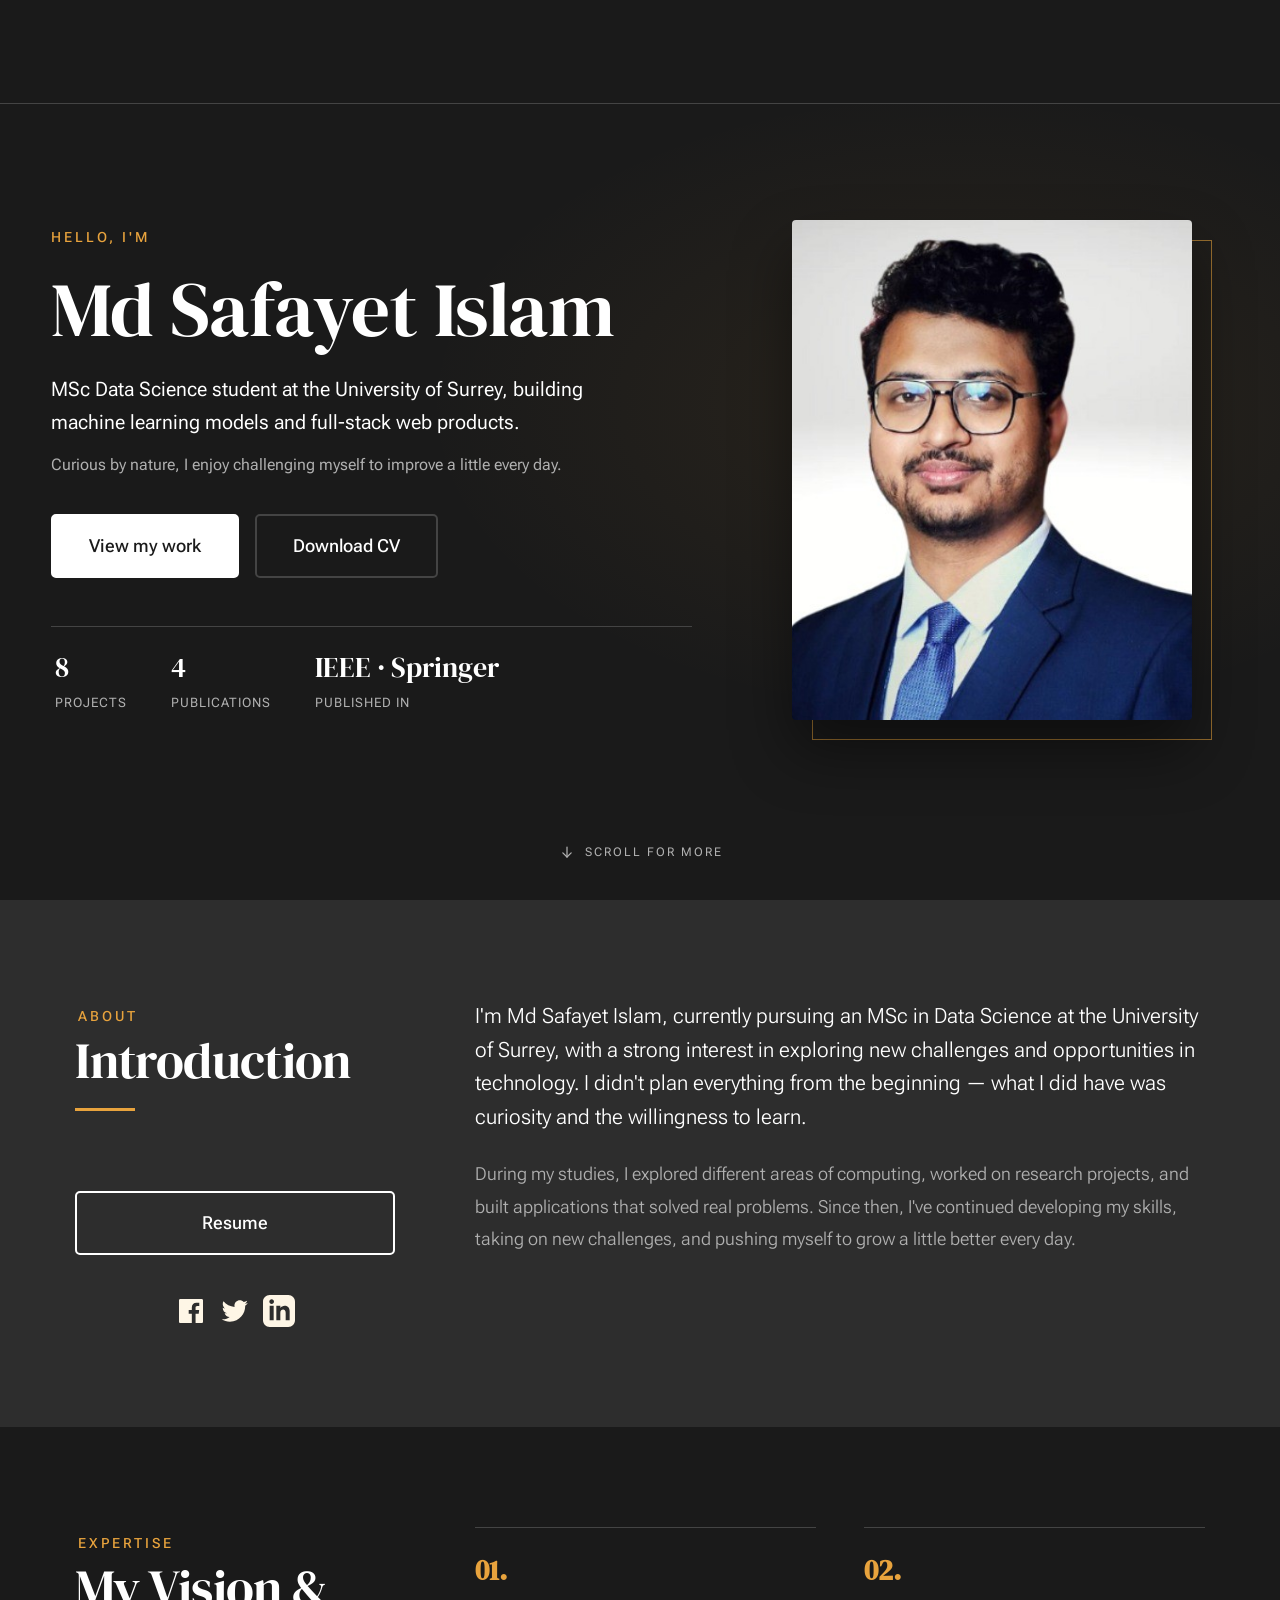
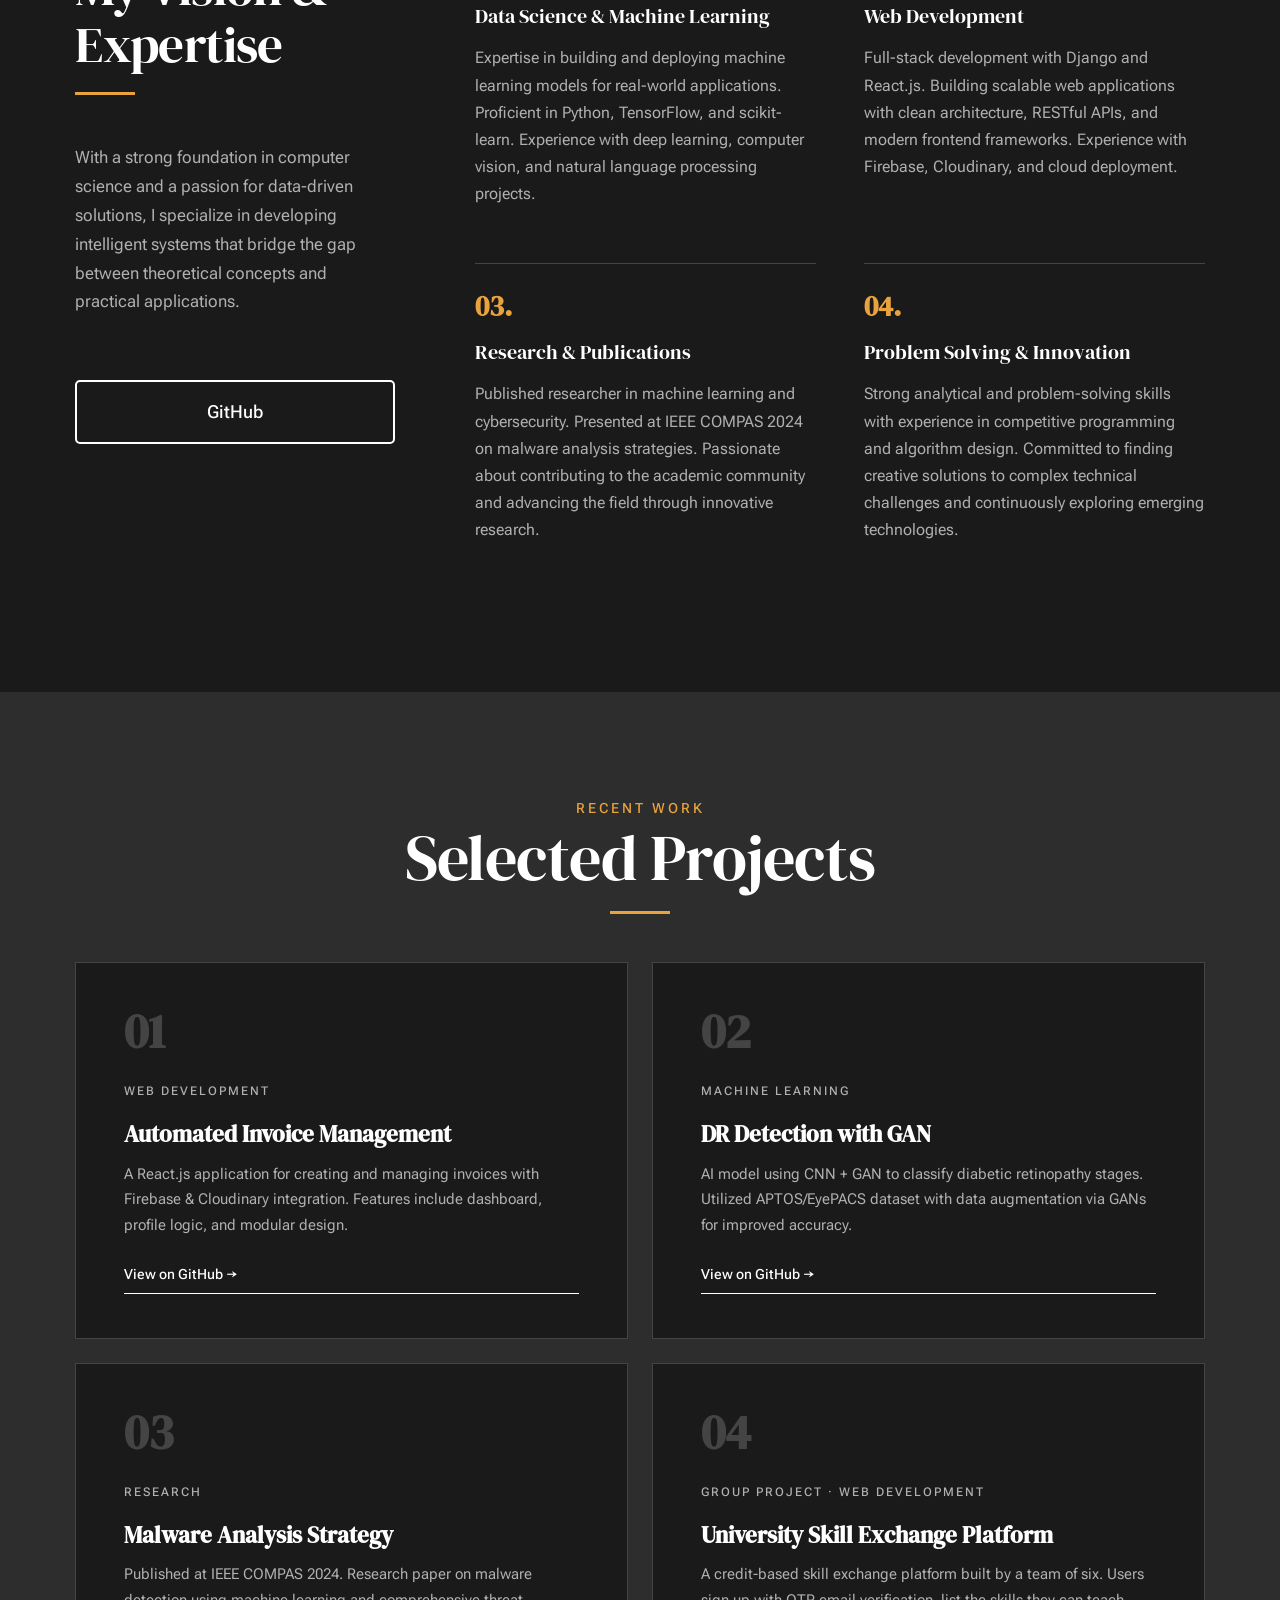
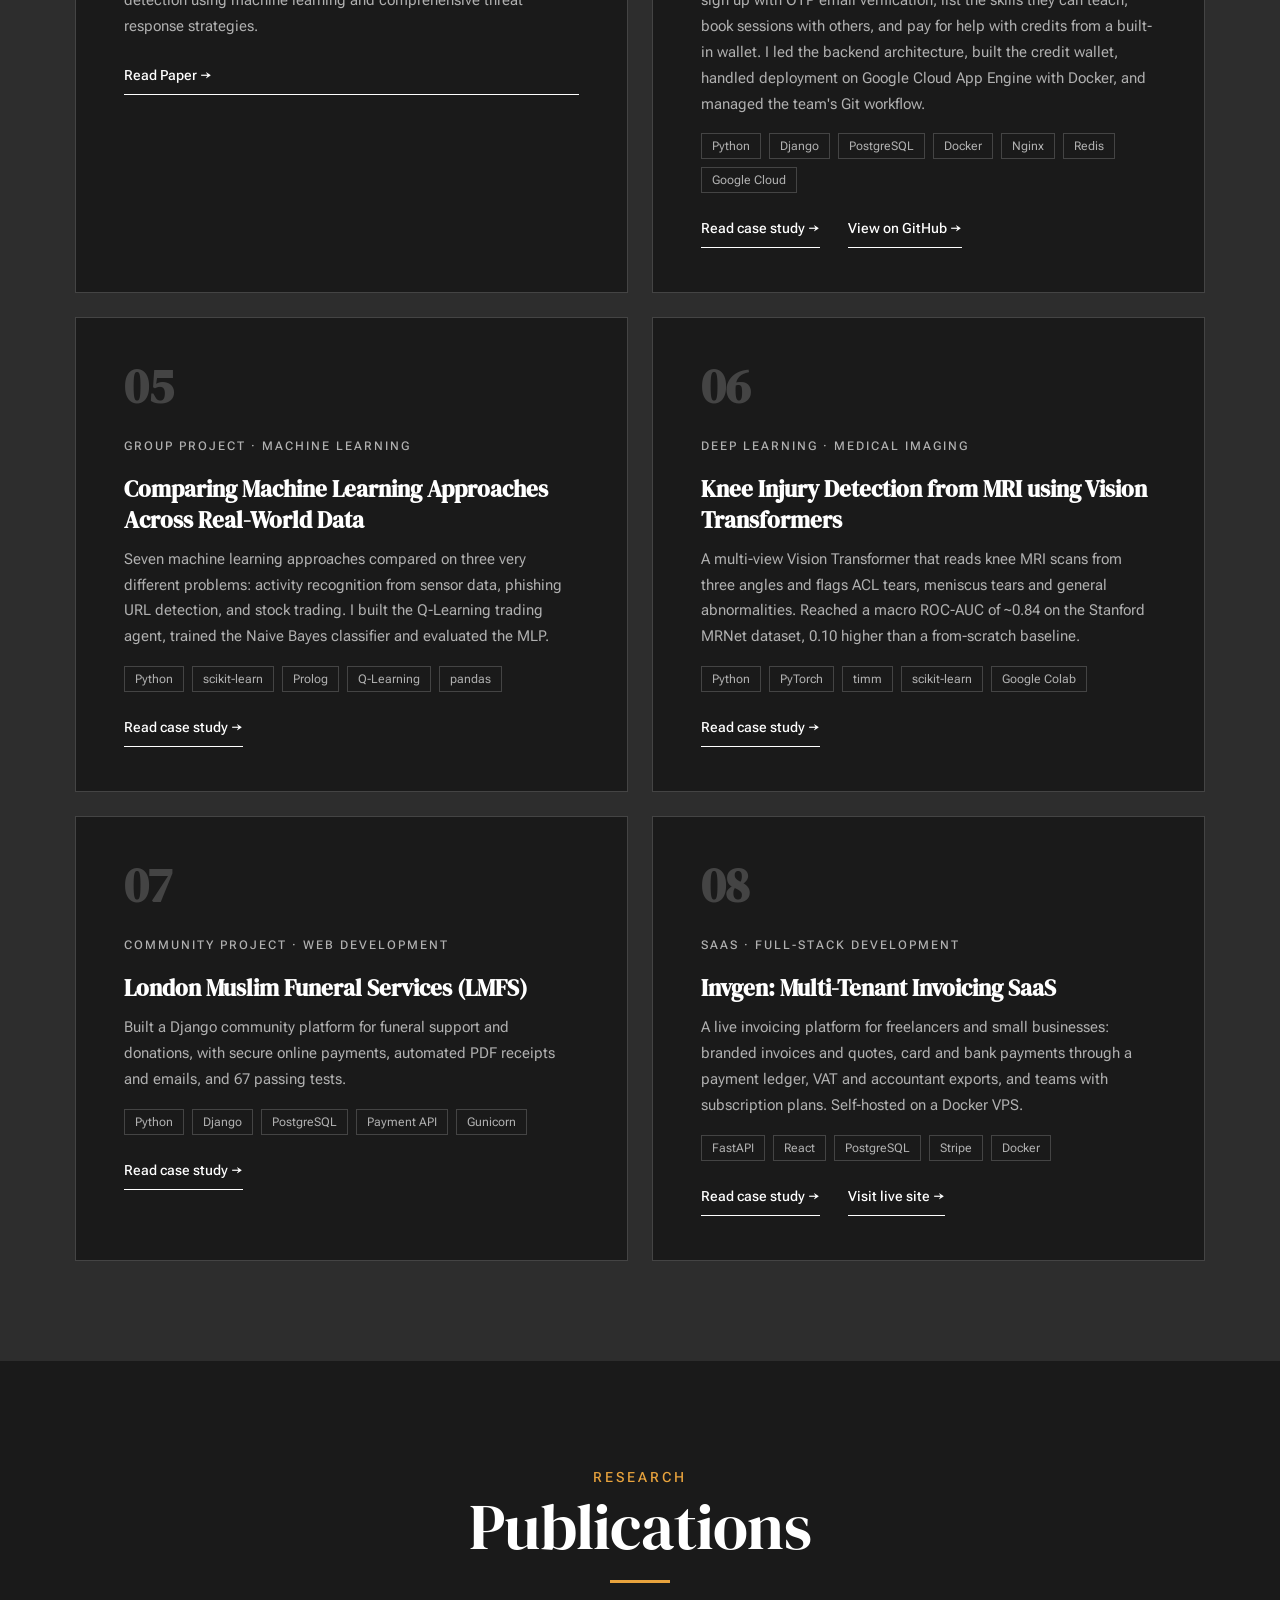
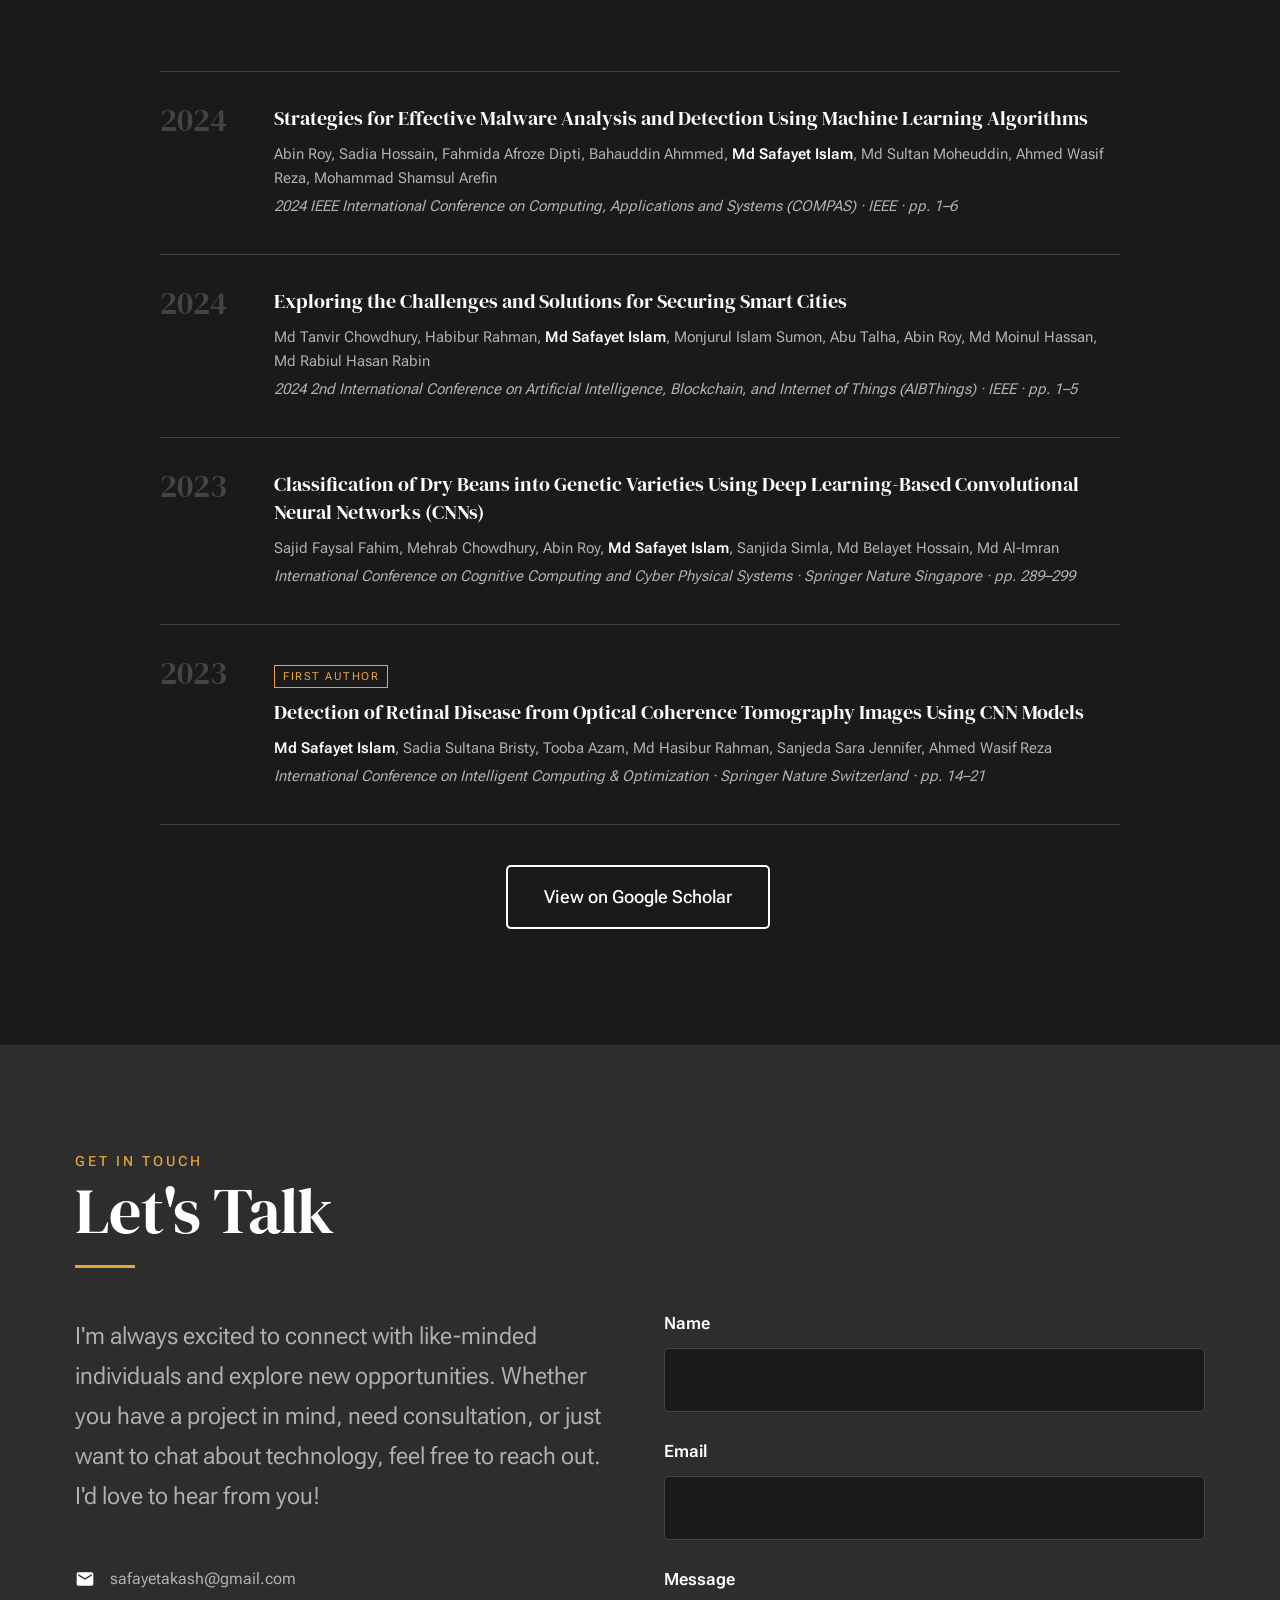
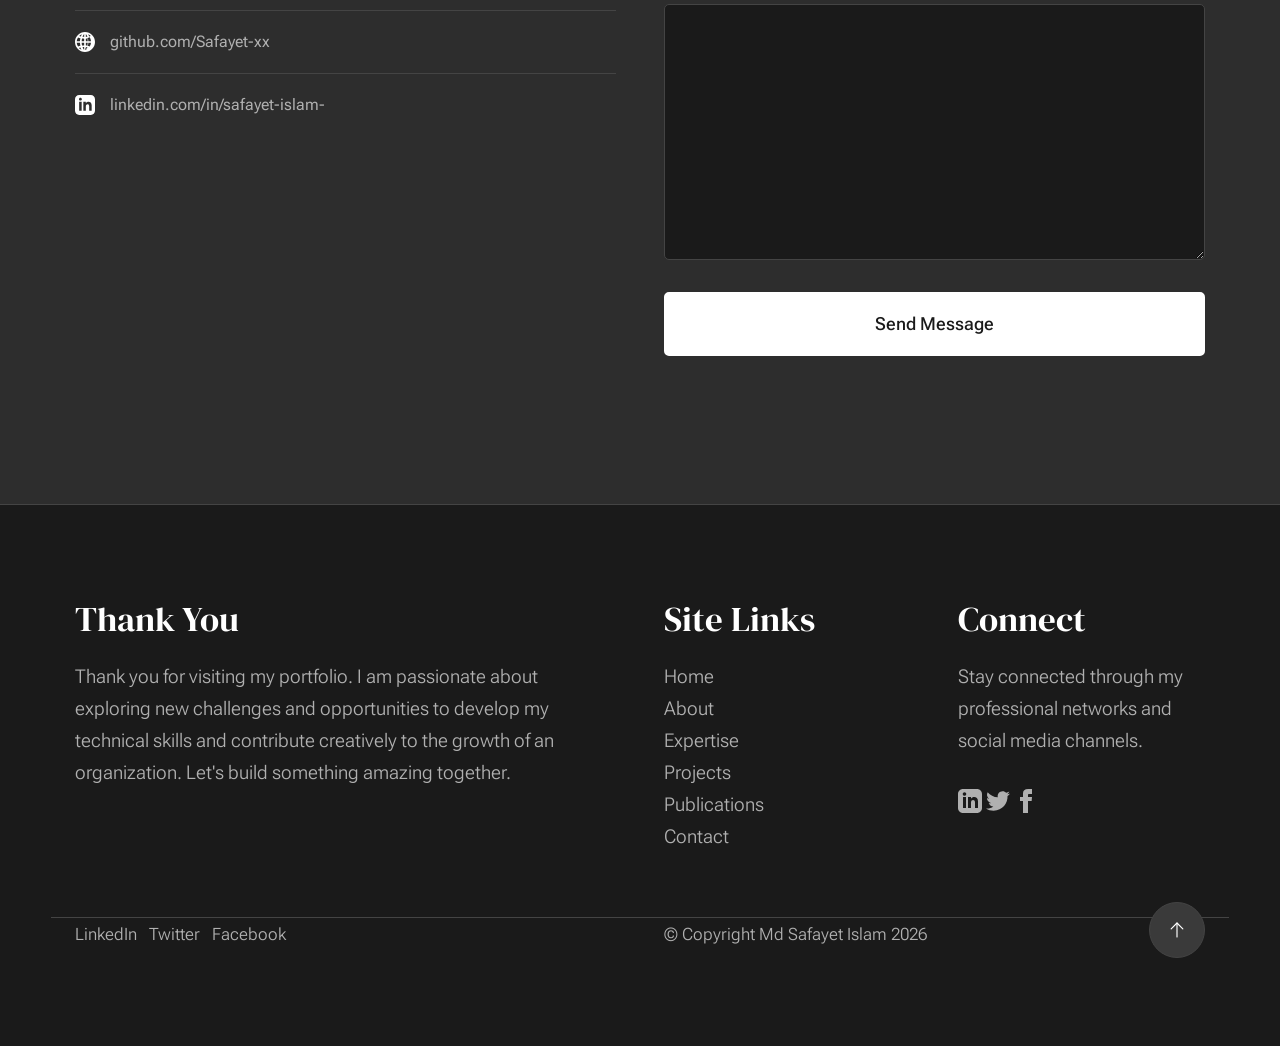
<file: index.html>
<!DOCTYPE html>
<html lang="en" class="no-js">
<head>
    <meta charset="UTF-8">
    <meta name="viewport" content="width=device-width, initial-scale=1.0">
    <title>Md Safayet Islam | Data Science &amp; Full-Stack Developer</title>
    <meta name="description" content="Portfolio of Md Safayet Islam, MSc Data Science student at the University of Surrey. Machine learning, full-stack web development and published research.">
    <meta name="author" content="Md Safayet Islam">
    <meta name="theme-color" content="#1a1a1a">
    <link rel="canonical" href="https://safayet-xx.github.io/Islam/">

    <!-- Social sharing preview -->
    <meta property="og:type" content="website">
    <meta property="og:title" content="Md Safayet Islam | Data Science &amp; Full-Stack Developer">
    <meta property="og:description" content="MSc Data Science student at the University of Surrey. Machine learning, full-stack web development and published research.">
    <meta property="og:url" content="https://safayet-xx.github.io/Islam/">
    <meta property="og:image" content="https://safayet-xx.github.io/Islam/images/islam.jpg">
    <meta name="twitter:card" content="summary">

    <script>
        document.documentElement.classList.remove('no-js');
        document.documentElement.classList.add('js');
    </script>

    <!-- Monica CSS -->
    <link rel="stylesheet" href="css/vendor.css">
    <link rel="stylesheet" href="css/styles.css">
    <!-- Custom Dark Theme -->
    <link rel="stylesheet" href="css/custom.css">

    <!-- Favicons -->
    <link rel="apple-touch-icon" sizes="180x180" href="apple-touch-icon.png">
    <link rel="icon" type="image/png" sizes="32x32" href="favicon-32x32.png">
    <link rel="icon" type="image/png" sizes="16x16" href="favicon-16x16.png">
</head>
<body id="top">

    <!-- Preloader -->
    <div id="preloader">
        <div id="loader" class="dots-fade">
            <div></div>
            <div></div>
            <div></div>
        </div>
    </div>

    <!-- Page wrap -->
    <div id="page" class="s-pagewrap ss-home">

        <!-- Header -->
        <header class="s-header">
            <div class="row s-header__inner width-sixteen-col">
                <div class="s-header__block">
                    <div class="s-header__logo">
                        <a class="logo" href="index.html">
                            Md Safayet Islam
                        </a>
                    </div>
                    <a class="s-header__menu-toggle" href="#0"><span>Menu</span></a>
                </div>

                <nav class="s-header__nav">
                    <ul class="s-header__menu-links">
                        <li><a href="#intro">Home</a></li>
                        <li><a href="#about">About</a></li>
                        <li><a href="#expertise">Expertise</a></li>
                        <li><a href="#portfolio">Projects</a></li>
                        <li><a href="#publications">Publications</a></li>
                        <li><a href="#contact">Contact</a></li>
                    </ul>

                    <div class="s-header__contact">
                        <a href="#contact" class="btn btn--primary s-header__contact-btn">Let's Work Together</a>
                    </div>
                </nav>
            </div>
        </header>

        <!-- Main Content -->
        <section id="content" class="s-content">

            <!-- Hero / Intro Section -->
            <section id="intro" class="s-hero">
                <div class="hero">

                    <div class="hero__text">
                        <p class="hero__eyebrow">Hello, I'm</p>
                        <h1 class="hero__name">Md Safayet Islam</h1>
                        <p class="hero__role">
                            MSc Data Science student at the University of Surrey, building machine learning
                            models and full-stack web products.
                        </p>
                        <p class="hero__desc">
                            Curious by nature, I enjoy challenging myself to improve a little every day.
                        </p>

                        <div class="hero__actions">
                            <a href="#portfolio" class="btn btn--primary smoothscroll">View my work</a>
                            <a href="resume.pdf" class="btn btn--stroke" target="_blank">Download CV</a>
                        </div>

                        <ul class="hero__stats">
                            <li><strong>8</strong><span>Projects</span></li>
                            <li><strong>4</strong><span>Publications</span></li>
                            <li><strong>IEEE &middot; Springer</strong><span>Published in</span></li>
                        </ul>
                    </div>

                    <div class="hero__media">
                        <figure class="hero__portrait">
                            <img src="images/islam.jpg" alt="Portrait of Md Safayet Islam" width="531" height="531">
                        </figure>
                    </div>

                </div>

                <a href="#about" class="hero__scroll smoothscroll">
                    <svg xmlns="http://www.w3.org/2000/svg" viewBox="0 0 24 24" width="20" height="20" fill="none" stroke="currentColor" stroke-width="1.5" stroke-linecap="round" stroke-linejoin="round"><polyline points="7 13 12 18 17 13"></polyline><line x1="12" y1="18" x2="12" y2="6"></line></svg>
                    <span>Scroll for more</span>
                </a>
            </section>

            <!-- Introduction / About Section -->
            <section id="about" class="s-about target-section">
                <div class="row s-about__content width-sixteen-col">
                    <div class="column grid-block grid-section-split">

                        <img src="images/geometric_shape.svg" alt="" class="s-about__content-imgbg">

                        <div class="section-header grid-section-split__header">
                            <div class="text-pretitle">About</div>
                            <h2 class="text-display-title">
                            Introduction
                            </h2>
                        </div>

                        <div class="s-about__content-main grid-section-split__primary">
                            <p class="attention-getter">
                            I'm Md Safayet Islam, currently pursuing an MSc in Data Science at the
                            University of Surrey, with a strong interest in exploring new challenges
                            and opportunities in technology. I didn't plan everything from the
                            beginning — what I did have was curiosity and the willingness to learn.
                            </p>

                            <p class="attention-getter">
                            During my studies, I explored different areas of computing, worked on
                            research projects, and built applications that solved real problems.
                            Since then, I've continued developing my skills, taking on new challenges,
                            and pushing myself to grow a little better every day.
                            </p>
                        </div>

                        <div class="s-about__content-btn grid-section-split__bottom">
                            <a href="resume.pdf" class="btn btn--stroke u-fullwidth" target="_blank">Resume</a>

                            <ul class="s-about__social social-list">
                                <li>
                                    <a href="https://facebook.com/safayet.412" target="_blank">
                                        <svg xmlns="http://www.w3.org/2000/svg" width="24" height="24" viewBox="0 0 24 24" style="fill: #ffffff;"><path d="M20,3H4C3.447,3,3,3.448,3,4v16c0,0.552,0.447,1,1,1h8.615v-6.96h-2.338v-2.725h2.338v-2c0-2.325,1.42-3.592,3.5-3.592 c0.699-0.002,1.399,0.034,2.095,0.107v2.42h-1.435c-1.128,0-1.348,0.538-1.348,1.325v1.735h2.697l-0.35,2.725h-2.348V21H20 c0.553,0,1-0.448,1-1V4C21,3.448,20.553,3,20,3z"></path></svg>
                                        <span class="u-screen-reader-text">Facebook</span>
                                    </a>
                                </li>
                                <li>
                                    <a href="https://twitter.com/MdSafayet_Islam" target="_blank">
                                        <svg xmlns="http://www.w3.org/2000/svg" width="24" height="24" viewBox="0 0 24 24" style="fill: #ffffff;"><path d="M19.633,7.997c0.013,0.175,0.013,0.349,0.013,0.523c0,5.325-4.053,11.461-11.46,11.461c-2.282,0-4.402-0.661-6.186-1.809 c0.324,0.037,0.636,0.05,0.973,0.05c1.883,0,3.616-0.636,5.001-1.721c-1.771-0.037-3.255-1.197-3.767-2.793 c0.249,0.037,0.499,0.062,0.761,0.062c0.361,0,0.724-0.05,1.061-0.137c-1.847-0.374-3.23-1.995-3.23-3.953v-0.05 c0.537,0.299,1.16,0.486,1.82,0.511C3.534,9.419,2.823,8.184,2.823,6.787c0-0.748,0.199-1.434,0.548-2.032 c1.983,2.443,4.964,4.04,8.306,4.215c-0.062-0.3-0.1-0.611-0.1-0.923c0-2.22,1.796-4.028,4.028-4.028 c1.16,0,2.207,0.486,2.943,1.272c0.91-0.175,1.782-0.512,2.556-0.973c-0.299,0.935-0.936,1.721-1.771,2.22 c0.811-0.088,1.597-0.312,2.319-0.624C21.104,6.712,20.419,7.423,19.633,7.997z"></path></svg>
                                        <span class="u-screen-reader-text">Twitter</span>
                                    </a>
                                </li>
                                <li>
                                    <a href="https://linkedin.com/in/safayet-islam-" target="_blank">
                                        <svg xmlns="http://www.w3.org/2000/svg" width="24" height="24" viewBox="0 0 24 24" style="fill: #ffffff;"><path d="M19 0h-14c-2.761 0-5 2.239-5 5v14c0 2.761 2.239 5 5 5h14c2.762 0 5-2.239 5-5v-14c0-2.761-2.238-5-5-5zm-11 19h-3v-11h3v11zm-1.5-12.268c-.966 0-1.75-.79-1.75-1.764s.784-1.764 1.75-1.764 1.75.79 1.75 1.764-.783 1.764-1.75 1.764zm13.5 12.268h-3v-5.604c0-3.368-4-3.113-4 0v5.604h-3v-11h3v1.765c1.396-2.586 7-2.777 7 2.476v6.759z"/></svg>
                                        <span class="u-screen-reader-text">LinkedIn</span>
                                    </a>
                                </li>
                            </ul>
                        </div>

                    </div>
                </div>
            </section>

            <!-- Expertise Section (My Vision / My Mission style) -->
            <section id="expertise" class="s-expertise">
                <div class="row s-expertise__content width-sixteen-col">
                    <div class="column xl-12 grid-block grid-section-split">

                        <div class="section-header grid-section-split__header">
                            <div class="text-pretitle">Expertise</div>
                            <h2 class="text-display-title">
                            My Vision & Expertise
                            </h2>

                            <p class="lead">
                            With a strong foundation in computer science and a passion for data-driven solutions,
                            I specialize in developing intelligent systems that bridge the gap between theoretical
                            concepts and practical applications.
                            </p>
                        </div>

                        <div class="s-expertise__content-main grid-section-split__primary">
                            <div class="grid-list-items list-items">
                                <div class="grid-list-items__item list-items__item">
                                    <div class="grid-list-items__title list-items__item-header">
                                        <h3 class="list-items__item-title">Data Science & Machine Learning</h3>
                                    </div>
                                    <div class="grid-list-items__text list-items__item-text">
                                        <p>
                                        Expertise in building and deploying machine learning models for real-world applications.
                                        Proficient in Python, TensorFlow, and scikit-learn. Experience with deep learning,
                                        computer vision, and natural language processing projects.
                                        </p>
                                    </div>
                                </div>

                                <div class="grid-list-items__item list-items__item">
                                    <div class="grid-list-items__title list-items__item-header">
                                        <h3 class="list-items__item-title">Web Development</h3>
                                    </div>
                                    <div class="grid-list-items__text list-items__item-text">
                                        <p>
                                        Full-stack development with Django and React.js. Building scalable web applications
                                        with clean architecture, RESTful APIs, and modern frontend frameworks. Experience
                                        with Firebase, Cloudinary, and cloud deployment.
                                        </p>
                                    </div>
                                </div>

                                <div class="grid-list-items__item list-items__item">
                                    <div class="grid-list-items__title list-items__item-header">
                                        <h3 class="list-items__item-title">Research & Publications</h3>
                                    </div>
                                    <div class="grid-list-items__text list-items__item-text">
                                        <p>
                                        Published researcher in machine learning and cybersecurity. Presented at IEEE COMPAS 2024
                                        on malware analysis strategies. Passionate about contributing to the academic community
                                        and advancing the field through innovative research.
                                        </p>
                                    </div>
                                </div>

                                <div class="grid-list-items__item list-items__item">
                                    <div class="grid-list-items__title list-items__item-header">
                                        <h3 class="list-items__item-title">Problem Solving & Innovation</h3>
                                    </div>
                                    <div class="grid-list-items__text list-items__item-text">
                                        <p>
                                        Strong analytical and problem-solving skills with experience in competitive programming
                                        and algorithm design. Committed to finding creative solutions to complex technical challenges
                                        and continuously exploring emerging technologies.
                                        </p>
                                    </div>
                                </div>
                            </div>
                        </div>

                        <div class="s-expertise__content-btn grid-section-split__bottom">
                            <a href="https://github.com/Safayet-xx" target="_blank" class="btn btn--stroke u-fullwidth">GitHub</a>
                        </div>

                    </div>
                </div>
            </section>

            <!-- Portfolio/Projects Section (My Favorite Portfolio style) -->
            <section id="portfolio" class="s-portfolio">
                <div class="row s-portfolio__content width-sixteen-col">
                    <div class="column xl-12">
                        <div class="text-pretitle">Recent Work</div>
                        <h2 class="text-display-title">
                        Selected Projects
                        </h2>
                    </div>

                    <div class="column xl-12">
                        <div class="project-cards">

                            <!-- Project 1 -->
                            <div class="project-card">
                                <div class="project-card__number">01</div>
                                <div class="project-card__content">
                                    <span class="project-card__tag">Web Development</span>
                                    <h3 class="project-card__title">Automated Invoice Management</h3>
                                    <p class="project-card__desc">
                                        A React.js application for creating and managing invoices with Firebase & Cloudinary integration.
                                        Features include dashboard, profile logic, and modular design.
                                    </p>
                                    <a class="project-card__link" href="https://github.com/Safayet-xx/Invoices" target="_blank">
                                        View on GitHub &rarr;
                                    </a>
                                </div>
                            </div>

                            <!-- Project 2 -->
                            <div class="project-card">
                                <div class="project-card__number">02</div>
                                <div class="project-card__content">
                                    <span class="project-card__tag">Machine Learning</span>
                                    <h3 class="project-card__title">DR Detection with GAN</h3>
                                    <p class="project-card__desc">
                                        AI model using CNN + GAN to classify diabetic retinopathy stages. Utilized APTOS/EyePACS
                                        dataset with data augmentation via GANs for improved accuracy.
                                    </p>
                                    <a class="project-card__link" href="https://github.com/Safayet-xx/Detection-and-classification-of-Diabetic-Retinopathy" target="_blank">
                                        View on GitHub &rarr;
                                    </a>
                                </div>
                            </div>

                            <!-- Project 3 -->
                            <div class="project-card">
                                <div class="project-card__number">03</div>
                                <div class="project-card__content">
                                    <span class="project-card__tag">Research</span>
                                    <h3 class="project-card__title">Malware Analysis Strategy</h3>
                                    <p class="project-card__desc">
                                        Published at IEEE COMPAS 2024. Research paper on malware detection using machine learning
                                        and comprehensive threat response strategies.
                                    </p>
                                    <a class="project-card__link" href="https://ieeexplore.ieee.org/abstract/document/10797025/" target="_blank" rel="noopener">
                                        Read Paper &rarr;
                                    </a>
                                </div>
                            </div>

                            <!-- Project 4 -->
                            <div class="project-card">
                                <div class="project-card__number">04</div>
                                <div class="project-card__content">
                                    <span class="project-card__tag">Group Project &middot; Web Development</span>
                                    <h3 class="project-card__title">University Skill Exchange Platform</h3>
                                    <p class="project-card__desc">
                                        A credit-based skill exchange platform built by a team of six. Users sign up with OTP email
                                        verification, list the skills they can teach, book sessions with others, and pay for help with
                                        credits from a built-in wallet. I led the backend architecture, built the credit wallet, handled
                                        deployment on Google Cloud App Engine with Docker, and managed the team's Git workflow.
                                    </p>
                                    <ul class="project-card__tech">
                                        <li>Python</li>
                                        <li>Django</li>
                                        <li>PostgreSQL</li>
                                        <li>Docker</li>
                                        <li>Nginx</li>
                                        <li>Redis</li>
                                        <li>Google Cloud</li>
                                    </ul>
                                    <div class="project-card__links">
                                        <a class="project-card__link" href="projects/skill-exchange.html">
                                            Read case study &rarr;
                                        </a>
                                        <a class="project-card__link" href="https://github.com/Safayet-xx/Exchange_" target="_blank">
                                            View on GitHub &rarr;
                                        </a>
                                    </div>
                                </div>
                            </div>

                            <!-- Project 5 -->
                            <div class="project-card">
                                <div class="project-card__number">05</div>
                                <div class="project-card__content">
                                    <span class="project-card__tag">Group Project &middot; Machine Learning</span>
                                    <h3 class="project-card__title">Comparing Machine Learning Approaches Across Real-World Data</h3>
                                    <p class="project-card__desc">
                                        Seven machine learning approaches compared on three very different problems: activity
                                        recognition from sensor data, phishing URL detection, and stock trading. I built the
                                        Q-Learning trading agent, trained the Naive Bayes classifier and evaluated the MLP.
                                    </p>
                                    <ul class="project-card__tech">
                                        <li>Python</li>
                                        <li>scikit-learn</li>
                                        <li>Prolog</li>
                                        <li>Q-Learning</li>
                                        <li>pandas</li>
                                    </ul>
                                    <div class="project-card__links">
                                        <a class="project-card__link" href="projects/ml-comparison.html">
                                            Read case study &rarr;
                                        </a>
                                    </div>
                                </div>
                            </div>

                            <!-- Project 6 -->
                            <div class="project-card">
                                <div class="project-card__number">06</div>
                                <div class="project-card__content">
                                    <span class="project-card__tag">Deep Learning &middot; Medical Imaging</span>
                                    <h3 class="project-card__title">Knee Injury Detection from MRI using Vision Transformers</h3>
                                    <p class="project-card__desc">
                                        A multi-view Vision Transformer that reads knee MRI scans from three angles and flags
                                        ACL tears, meniscus tears and general abnormalities. Reached a macro ROC-AUC of ~0.84 on
                                        the Stanford MRNet dataset, 0.10 higher than a from-scratch baseline.
                                    </p>
                                    <ul class="project-card__tech">
                                        <li>Python</li>
                                        <li>PyTorch</li>
                                        <li>timm</li>
                                        <li>scikit-learn</li>
                                        <li>Google Colab</li>
                                    </ul>
                                    <div class="project-card__links">
                                        <a class="project-card__link" href="projects/knee-mri-vit.html">
                                            Read case study &rarr;
                                        </a>
                                    </div>
                                </div>
                            </div>

                            <!-- Project 7 -->
                            <div class="project-card">
                                <div class="project-card__number">07</div>
                                <div class="project-card__content">
                                    <span class="project-card__tag">Community Project &middot; Web Development</span>
                                    <h3 class="project-card__title">London Muslim Funeral Services (LMFS)</h3>
                                    <p class="project-card__desc">
                                        Built a Django community platform for funeral support and donations, with secure online
                                        payments, automated PDF receipts and emails, and 67 passing tests.
                                    </p>
                                    <ul class="project-card__tech">
                                        <li>Python</li>
                                        <li>Django</li>
                                        <li>PostgreSQL</li>
                                        <li>Payment API</li>
                                        <li>Gunicorn</li>
                                    </ul>
                                    <div class="project-card__links">
                                        <a class="project-card__link" href="projects/lmfs.html">
                                            Read case study &rarr;
                                        </a>
                                    </div>
                                </div>
                            </div>

                            <!-- Project 8 -->
                            <div class="project-card">
                                <div class="project-card__number">08</div>
                                <div class="project-card__content">
                                    <span class="project-card__tag">SaaS &middot; Full-Stack Development</span>
                                    <h3 class="project-card__title">Invgen: Multi-Tenant Invoicing SaaS</h3>
                                    <p class="project-card__desc">
                                        A live invoicing platform for freelancers and small businesses: branded invoices and quotes,
                                        card and bank payments through a payment ledger, VAT and accountant exports, and teams with
                                        subscription plans. Self-hosted on a Docker VPS.
                                    </p>
                                    <ul class="project-card__tech">
                                        <li>FastAPI</li>
                                        <li>React</li>
                                        <li>PostgreSQL</li>
                                        <li>Stripe</li>
                                        <li>Docker</li>
                                    </ul>
                                    <div class="project-card__links">
                                        <a class="project-card__link" href="projects/invgen.html">
                                            Read case study &rarr;
                                        </a>
                                        <a class="project-card__link" href="https://invgen.co.uk" target="_blank" rel="noopener">
                                            Visit live site &rarr;
                                        </a>
                                    </div>
                                </div>
                            </div>
                        </div>
                    </div>
                </div>
            </section>

            <!-- Publications Section -->
            <section id="publications" class="s-publications">
                <div class="row width-sixteen-col">
                    <div class="column xl-12">
                        <div class="text-pretitle">Research</div>
                        <h2 class="text-display-title">
                        Publications
                        </h2>
                    </div>

                    <div class="column xl-12">
                        <ol class="pub-list">

                            <li class="pub">
                                <div class="pub__year">2024</div>
                                <div class="pub__body">
                                    <h3 class="pub__title">
                                        <a href="https://ieeexplore.ieee.org/abstract/document/10797025/" target="_blank" rel="noopener">Strategies for Effective Malware Analysis and Detection Using Machine Learning Algorithms</a>
                                    </h3>
                                    <p class="pub__authors">
                                        Abin Roy, Sadia Hossain, Fahmida Afroze Dipti, Bahauddin Ahmmed, <strong>Md Safayet Islam</strong>,
                                        Md Sultan Moheuddin, Ahmed Wasif Reza, Mohammad Shamsul Arefin
                                    </p>
                                    <p class="pub__venue">
                                        2024 IEEE International Conference on Computing, Applications and Systems (COMPAS) &middot; IEEE &middot; pp. 1&ndash;6
                                    </p>
                                </div>
                            </li>

                            <li class="pub">
                                <div class="pub__year">2024</div>
                                <div class="pub__body">
                                    <h3 class="pub__title">
                                        <a href="https://ieeexplore.ieee.org/abstract/document/10863771/" target="_blank" rel="noopener">Exploring the Challenges and Solutions for Securing Smart Cities</a>
                                    </h3>
                                    <p class="pub__authors">
                                        Md Tanvir Chowdhury, Habibur Rahman, <strong>Md Safayet Islam</strong>, Monjurul Islam Sumon,
                                        Abu Talha, Abin Roy, Md Moinul Hassan, Md Rabiul Hasan Rabin
                                    </p>
                                    <p class="pub__venue">
                                        2024 2nd International Conference on Artificial Intelligence, Blockchain, and Internet of Things (AIBThings) &middot; IEEE &middot; pp. 1&ndash;5
                                    </p>
                                </div>
                            </li>

                            <li class="pub">
                                <div class="pub__year">2023</div>
                                <div class="pub__body">
                                    <h3 class="pub__title">
                                        <a href="https://link.springer.com/chapter/10.1007/978-981-97-2550-2_22" target="_blank" rel="noopener">Classification of Dry Beans into Genetic Varieties Using Deep Learning-Based Convolutional Neural Networks (CNNs)</a>
                                    </h3>
                                    <p class="pub__authors">
                                        Sajid Faysal Fahim, Mehrab Chowdhury, Abin Roy, <strong>Md Safayet Islam</strong>, Sanjida Simla,
                                        Md Belayet Hossain, Md Al-Imran
                                    </p>
                                    <p class="pub__venue">
                                        International Conference on Cognitive Computing and Cyber Physical Systems &middot; Springer Nature Singapore &middot; pp. 289&ndash;299
                                    </p>
                                </div>
                            </li>

                            <li class="pub">
                                <div class="pub__year">2023</div>
                                <div class="pub__body">
                                    <span class="pub__badge">First author</span>
                                    <h3 class="pub__title">
                                        <a href="https://link.springer.com/chapter/10.1007/978-3-031-73318-5_2" target="_blank" rel="noopener">Detection of Retinal Disease from Optical Coherence Tomography Images Using CNN Models</a>
                                    </h3>
                                    <p class="pub__authors">
                                        <strong>Md Safayet Islam</strong>, Sadia Sultana Bristy, Tooba Azam, Md Hasibur Rahman,
                                        Sanjeda Sara Jennifer, Ahmed Wasif Reza
                                    </p>
                                    <p class="pub__venue">
                                        International Conference on Intelligent Computing &amp; Optimization &middot; Springer Nature Switzerland &middot; pp. 14&ndash;21
                                    </p>
                                </div>
                            </li>

                        </ol>
                    </div>

                    <div class="column xl-12 pub-more">
                        <a href="https://scholar.google.com/citations?user=LHV2GAYAAAAJ&amp;hl=en" target="_blank" rel="noopener" class="btn btn--stroke">View on Google Scholar</a>
                    </div>
                </div>
            </section>

            <!-- Contact Section (My Contact style - split layout) -->
            <section id="contact" class="s-contact target-section">
                <div class="row s-contact__content">
                    <div class="column xl-12">
                        <div class="text-pretitle">Get In Touch</div>
                        <h2 class="text-display-title">
                        Let's Talk
                        </h2>
                    </div>

                    <div class="column lg-6">
                        <p class="lead">
                        I'm always excited to connect with like-minded individuals and explore new opportunities.
                        Whether you have a project in mind, need consultation, or just want to chat about technology,
                        feel free to reach out. I'd love to hear from you!
                        </p>

                        <ul class="contact-info-list">
                            <li>
                                <svg xmlns="http://www.w3.org/2000/svg" width="20" height="20" viewBox="0 0 24 24" fill="#ffffff"><path d="M20 4H4c-1.1 0-1.99.9-1.99 2L2 18c0 1.1.9 2 2 2h16c1.1 0 2-.9 2-2V6c0-1.1-.9-2-2-2zm0 4l-8 5-8-5V6l8 5 8-5v2z"/></svg>
                                <a href="mailto:safayetakash@gmail.com">safayetakash@gmail.com</a>
                            </li>
                            <li>
                                <svg xmlns="http://www.w3.org/2000/svg" width="20" height="20" viewBox="0 0 24 24" fill="#ffffff"><path d="M12 0c-6.627 0-12 5.373-12 12s5.373 12 12 12 12-5.373 12-12-5.373-12-12-12zm1 16.057v-3.057h2.994c-.059 1.143-.212 2.24-.456 3.279-.823-.12-1.674-.188-2.538-.222zm1.957 2.162c-.499 1.33-1.159 2.497-1.957 3.456v-3.62c.666.028 1.319.081 1.957.164zm-1.957-7.219v-3.015c.868-.034 1.721-.103 2.548-.224.238 1.027.389 2.111.446 3.239h-2.994zm0-5.014v-3.661c.806.969 1.471 2.15 1.971 3.496-.642.084-1.3.137-1.971.165zm2.703-3.267c1.237.496 2.354 1.228 3.29 2.146-.642.234-1.311.442-2.019.607-.344-.992-.775-1.91-1.271-2.753zm-7.241 13.56c-.244-1.039-.398-2.136-.456-3.279h2.994v3.057c-.865.034-1.714.102-2.538.222zm2.538 1.776v3.62c-.798-.959-1.458-2.126-1.957-3.456.638-.083 1.291-.136 1.957-.164zm-2.994-7.055c.057-1.128.207-2.212.446-3.239.827.121 1.68.19 2.548.224v3.015h-2.994zm1.024-5.179c.5-1.346 1.165-2.527 1.97-3.496v3.661c-.671-.028-1.329-.081-1.97-.165zm-2.005-.35c-.708-.165-1.377-.373-2.018-.607.937-.918 2.053-1.65 3.29-2.146-.496.844-.927 1.762-1.272 2.753zm-.549 1.918c-.264 1.151-.434 2.36-.492 3.611h-3.933c.165-1.658.739-3.197 1.617-4.518.88.361 1.816.67 2.808.907zm-.489 5.611c.058 1.251.228 2.46.492 3.611-.992.237-1.929.546-2.809.907-.877-1.321-1.451-2.86-1.616-4.518h3.933zm.553 5.485c.344.992.775 1.91 1.271 2.753-1.237-.496-2.354-1.228-3.29-2.146.642-.234 1.311-.442 2.019-.607zm5.694.44c.496.843.927 1.761 1.271 2.753 1.237-.497 2.354-1.229 3.29-2.146-.642-.234-1.311-.442-2.019-.607-.344.992-.775 1.91-1.271 2.753-.001-.251-.729.498-1.271-.753zm2.005-.44c.708.165 1.377.373 2.018.607-.936.918-2.053 1.649-3.29 2.146.496-.844.927-1.762 1.272-2.753zm.549-1.918c.264-1.151.434-2.36.492-3.611h3.933c-.165 1.658-.739 3.197-1.617 4.518-.88-.361-1.816-.67-2.808-.907zm.489-5.611c-.058-1.251-.228-2.46-.492-3.611.992-.237 1.929-.546 2.809-.907.877 1.321 1.451 2.86 1.616 4.518h-3.933z"/></svg>
                                <a href="https://github.com/Safayet-xx" target="_blank">github.com/Safayet-xx</a>
                            </li>
                            <li>
                                <svg xmlns="http://www.w3.org/2000/svg" width="20" height="20" viewBox="0 0 24 24" fill="#ffffff"><path d="M19 0h-14c-2.761 0-5 2.239-5 5v14c0 2.761 2.239 5 5 5h14c2.762 0 5-2.239 5-5v-14c0-2.761-2.238-5-5-5zm-11 19h-3v-11h3v11zm-1.5-12.268c-.966 0-1.75-.79-1.75-1.764s.784-1.764 1.75-1.764 1.75.79 1.75 1.764-.783 1.764-1.75 1.764zm13.5 12.268h-3v-5.604c0-3.368-4-3.113-4 0v5.604h-3v-11h3v1.765c1.396-2.586 7-2.777 7 2.476v6.759z"/></svg>
                                <a href="https://linkedin.com/in/safayet-islam-" target="_blank">linkedin.com/in/safayet-islam-</a>
                            </li>
                        </ul>
                    </div>

                    <div class="column lg-6">
                        <!-- TODO: Replace with your actual Formspree form ID for a working form -->
                        <form name="cForm" id="cForm" class="s-contact__form" action="mailto:safayetakash@gmail.com" method="POST" enctype="text/plain">
                            <div class="s-contact__form-row">
                                <div class="s-contact__form-field">
                                    <label for="name">Name</label>
                                    <input type="text" id="name" name="name" class="u-fullwidth" required>
                                </div>
                                <div class="s-contact__form-field">
                                    <label for="email">Email</label>
                                    <input type="email" id="email" name="email" class="u-fullwidth" required>
                                </div>
                            </div>

                            <div class="s-contact__form-field">
                                <label for="message">Message</label>
                                <textarea id="message" name="message" class="u-fullwidth" required></textarea>
                            </div>

                            <div class="s-contact__form-btn">
                                <button type="submit" class="btn btn--primary u-fullwidth">
                                    Send Message
                                </button>
                            </div>
                        </form>
                    </div>
                </div>
            </section>

        </section>

        <!-- Footer (Thank You style) -->
        <footer class="s-footer">
            <div class="row s-footer__content">
                <div class="column xl-6 lg-6 md-12 s-footer__block s-footer__about">
                    <h3>Thank You</h3>
                    <p>
                    Thank you for visiting my portfolio. I am passionate about exploring new challenges
                    and opportunities to develop my technical skills and contribute creatively to the
                    growth of an organization. Let's build something amazing together.
                    </p>
                </div>
                <div class="column xl-3 lg-6 md-12 s-footer__block s-footer__site-links">
                    <h3>Site Links</h3>
                    <ul class="link-list">
                        <li><a href="#intro">Home</a></li>
                        <li><a href="#about">About</a></li>
                        <li><a href="#expertise">Expertise</a></li>
                        <li><a href="#portfolio">Projects</a></li>
                        <li><a href="#publications">Publications</a></li>
                        <li><a href="#contact">Contact</a></li>
                    </ul>
                </div>
                <div class="column xl-3 lg-6 md-12 tab-12 s-footer__block s-footer__newsletter">
                    <h3>Connect</h3>
                    <p>
                    Stay connected through my professional networks and social media channels.
                    </p>
                    <div class="s-footer__social">
                        <a href="https://linkedin.com/in/safayet-islam-" target="_blank">
                            <svg xmlns="http://www.w3.org/2000/svg" width="24" height="24" viewBox="0 0 24 24" style="fill: #b0b0b0;"><path d="M19 0h-14c-2.761 0-5 2.239-5 5v14c0 2.761 2.239 5 5 5h14c2.762 0 5-2.239 5-5v-14c0-2.761-2.238-5-5-5zm-11 19h-3v-11h3v11zm-1.5-12.268c-.966 0-1.75-.79-1.75-1.764s.784-1.764 1.75-1.764 1.75.79 1.75 1.764-.783 1.764-1.75 1.764zm13.5 12.268h-3v-5.604c0-3.368-4-3.113-4 0v5.604h-3v-11h3v1.765c1.396-2.586 7-2.777 7 2.476v6.759z"/></svg>
                            <span class="u-screen-reader-text">LinkedIn</span>
                        </a>
                        <a href="https://twitter.com/MdSafayet_Islam" target="_blank">
                            <svg xmlns="http://www.w3.org/2000/svg" width="24" height="24" viewBox="0 0 24 24" style="fill: #b0b0b0;"><path d="M24 4.557c-.883.392-1.832.656-2.828.775 1.017-.609 1.798-1.574 2.165-2.724-.951.564-2.005.974-3.127 1.195-.897-.957-2.178-1.555-3.594-1.555-3.179 0-5.515 2.966-4.797 6.045-4.091-.205-7.719-2.165-10.148-5.144-1.29 2.213-.669 5.108 1.523 6.574-.806-.026-1.566-.247-2.229-.616-.054 2.281 1.581 4.415 3.949 4.89-.693.188-1.452.232-2.224.084.626 1.956 2.444 3.379 4.6 3.419-2.07 1.623-4.678 2.348-7.29 2.04 2.179 1.397 4.768 2.212 7.548 2.212 9.142 0 14.307-7.721 13.995-14.646.962-.695 1.797-1.562 2.457-2.549z"/></svg>
                            <span class="u-screen-reader-text">Twitter</span>
                        </a>
                        <a href="https://facebook.com/safayet.412" target="_blank">
                            <svg xmlns="http://www.w3.org/2000/svg" width="24" height="24" viewBox="0 0 24 24" style="fill: #b0b0b0;"><path d="M9 8h-3v4h3v12h5v-12h3.642l.358-4h-4v-1.667c0-.955.192-1.333 1.115-1.333h2.885v-5h-3.808c-3.596 0-5.192 1.583-5.192 4.615v3.385z"/></svg>
                            <span class="u-screen-reader-text">Facebook</span>
                        </a>
                    </div>
                </div>
            </div>

            <div class="row s-footer__bottom">
                <div class="column xl-6 lg-12">
                    <ul class="s-footer__social social-list">
                        <li><a href="https://linkedin.com/in/safayet-islam-" target="_blank">LinkedIn</a></li>
                        <li><a href="https://twitter.com/MdSafayet_Islam" target="_blank">Twitter</a></li>
                        <li><a href="https://facebook.com/safayet.412" target="_blank">Facebook</a></li>
                    </ul>
                </div>
                <div class="column xl-6 lg-12">
                    <p class="ss-copyright">
                        <span>&copy; Copyright Md Safayet Islam 2026</span>
                    </p>
                </div>

                <div class="ss-go-top">
                    <a class="smoothscroll" title="Back to Top" href="#top">
                        <svg xmlns="http://www.w3.org/2000/svg" viewBox="0 0 24 24" width="36" height="36" fill="none" stroke="#ffffff" stroke-width="1" stroke-linecap="round" stroke-linejoin="round"><polyline points="17 11 12 6 7 11"></polyline><line x1="12" y1="18" x2="12" y2="6"></line></svg>
                    </a>
                </div>
            </div>
        </footer>

    </div> <!-- end page-wrap -->

    <!-- Java Script -->
    <script src="js/plugins.js"></script>
    <script src="js/main.js"></script>

</body>
</html>
</file>
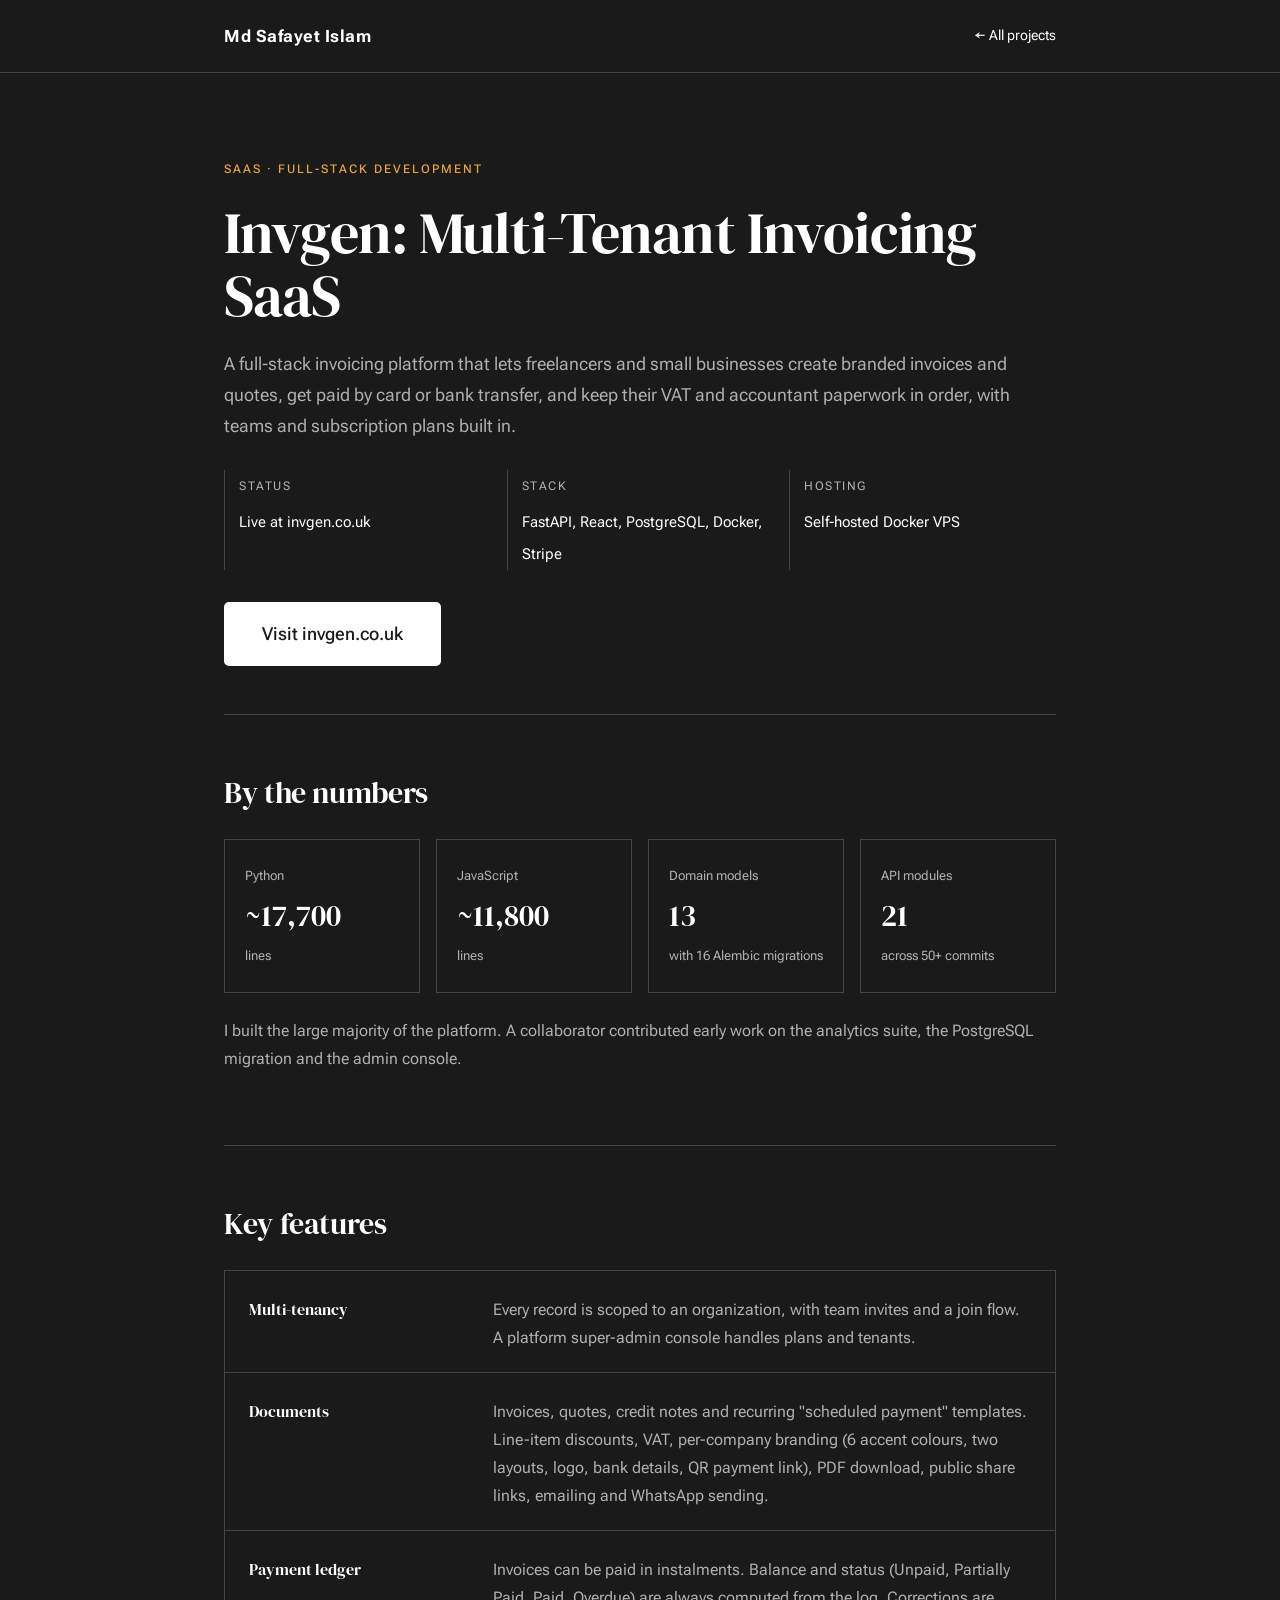
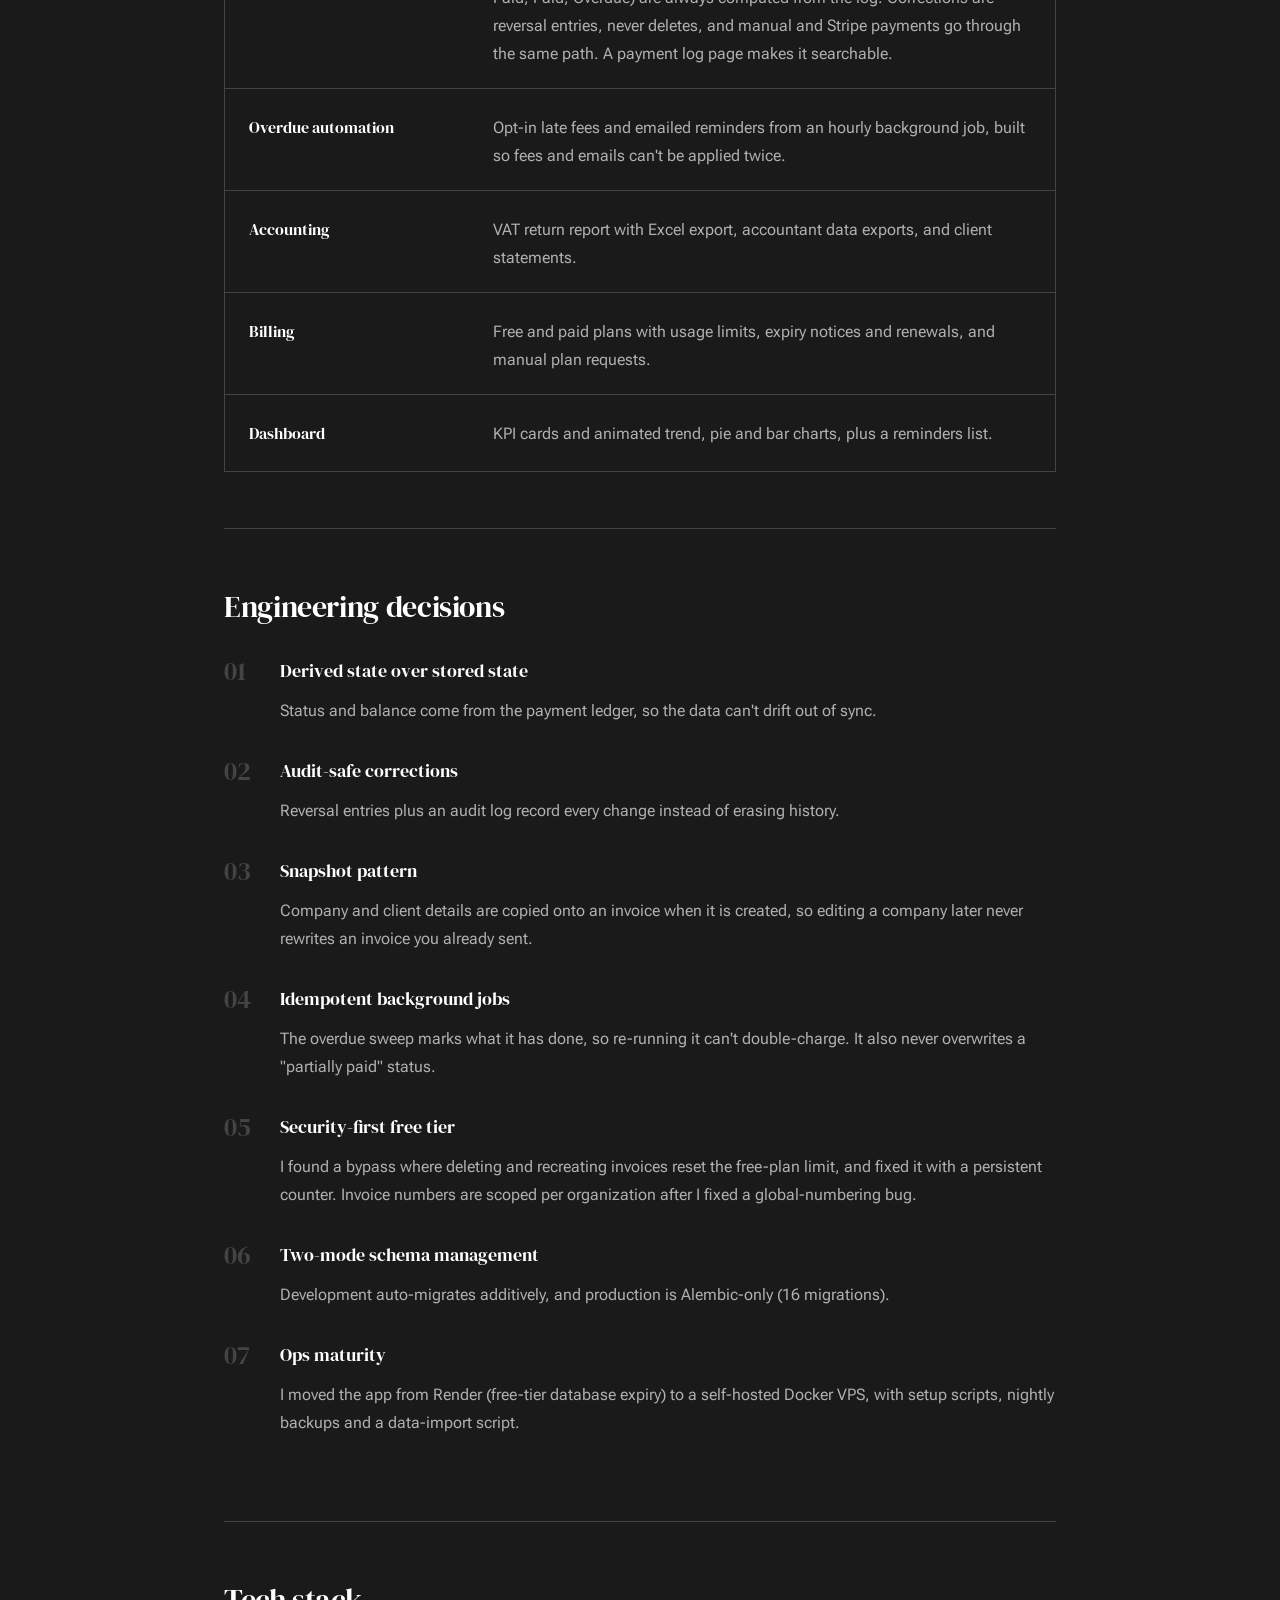
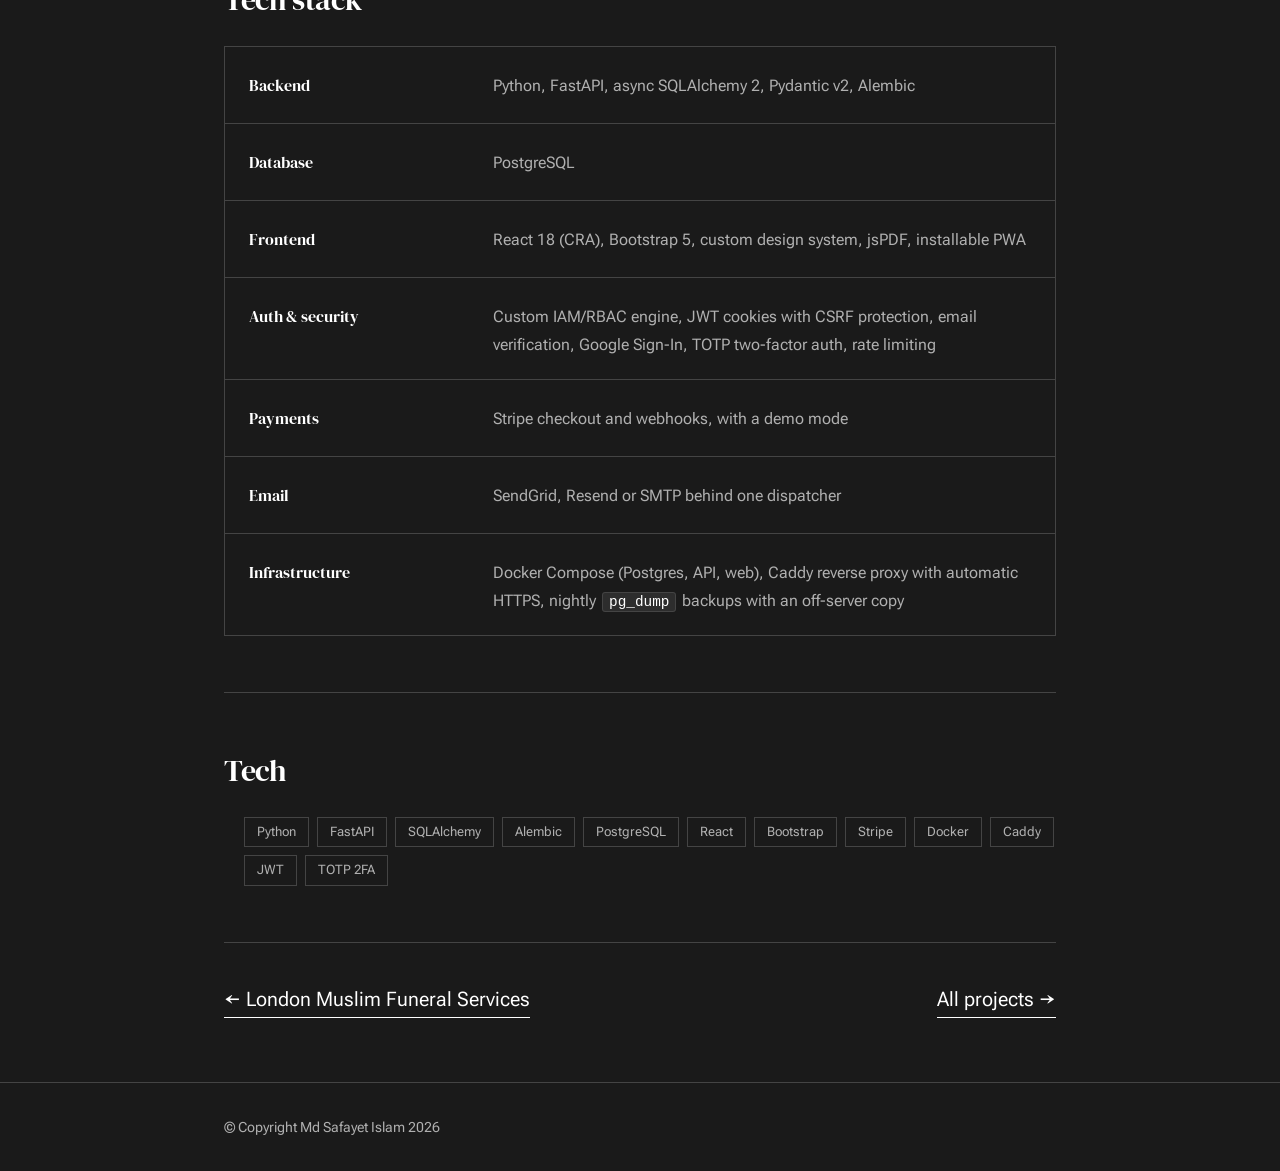
<file: projects/invgen.html>
<!DOCTYPE html>
<html lang="en">
<head>
    <meta charset="UTF-8">
    <meta name="viewport" content="width=device-width, initial-scale=1.0">
    <title>Invgen: Multi-Tenant Invoicing SaaS - Md Safayet Islam</title>
    <meta name="description" content="A full-stack invoicing platform for freelancers and small businesses: branded invoices and quotes, card and bank payments, VAT and accountant exports, teams and subscription plans.">

    <link rel="stylesheet" href="../css/vendor.css">
    <link rel="stylesheet" href="../css/styles.css">
    <link rel="stylesheet" href="../css/custom.css">
    <link rel="stylesheet" href="../css/project.css">

    <link rel="apple-touch-icon" sizes="180x180" href="../apple-touch-icon.png">
    <link rel="icon" type="image/png" sizes="32x32" href="../favicon-32x32.png">
    <link rel="icon" type="image/png" sizes="16x16" href="../favicon-16x16.png">
</head>
<body>

    <header class="cs-header">
        <div class="cs-header__inner">
            <a class="cs-header__logo" href="../index.html">Md Safayet Islam</a>
            <a class="cs-header__back" href="../index.html#portfolio">&larr; All projects</a>
        </div>
    </header>

    <main class="cs-main">

        <!-- Hero -->
        <section class="cs-hero">
            <div class="cs-hero__tag">SaaS &middot; Full-Stack Development</div>
            <h1 class="cs-hero__title">Invgen: Multi-Tenant Invoicing SaaS</h1>
            <p class="cs-hero__lead">
                A full-stack invoicing platform that lets freelancers and small businesses create branded invoices
                and quotes, get paid by card or bank transfer, and keep their VAT and accountant paperwork in order,
                with teams and subscription plans built in.
            </p>

            <dl class="cs-meta">
                <div>
                    <dt>Status</dt>
                    <dd>Live at invgen.co.uk</dd>
                </div>
                <div>
                    <dt>Stack</dt>
                    <dd>FastAPI, React, PostgreSQL, Docker, Stripe</dd>
                </div>
                <div>
                    <dt>Hosting</dt>
                    <dd>Self-hosted Docker VPS</dd>
                </div>
            </dl>

            <div class="cs-actions">
                <a class="btn btn--primary" href="https://invgen.co.uk" target="_blank" rel="noopener">Visit invgen.co.uk</a>
            </div>
        </section>

        <!-- Numbers -->
        <section class="cs-section">
            <h2>By the numbers</h2>
            <div class="cs-stats cs-stats--4">
                <div class="cs-stat">
                    <span>Python</span>
                    <strong>~17,700</strong>
                    <em>lines</em>
                </div>
                <div class="cs-stat">
                    <span>JavaScript</span>
                    <strong>~11,800</strong>
                    <em>lines</em>
                </div>
                <div class="cs-stat">
                    <span>Domain models</span>
                    <strong>13</strong>
                    <em>with 16 Alembic migrations</em>
                </div>
                <div class="cs-stat">
                    <span>API modules</span>
                    <strong>21</strong>
                    <em>across 50+ commits</em>
                </div>
            </div>
            <p>
                I built the large majority of the platform. A collaborator contributed early work on the analytics
                suite, the PostgreSQL migration and the admin console.
            </p>
        </section>

        <!-- Features -->
        <section class="cs-section">
            <h2>Key features</h2>
            <div class="cs-rows">
                <div class="cs-row">
                    <h3>Multi-tenancy</h3>
                    <p>Every record is scoped to an organization, with team invites and a join flow. A platform super-admin console handles plans and tenants.</p>
                </div>
                <div class="cs-row">
                    <h3>Documents</h3>
                    <p>Invoices, quotes, credit notes and recurring "scheduled payment" templates. Line-item discounts, VAT, per-company branding (6 accent colours, two layouts, logo, bank details, QR payment link), PDF download, public share links, emailing and WhatsApp sending.</p>
                </div>
                <div class="cs-row">
                    <h3>Payment ledger</h3>
                    <p>Invoices can be paid in instalments. Balance and status (Unpaid, Partially Paid, Paid, Overdue) are always computed from the log. Corrections are reversal entries, never deletes, and manual and Stripe payments go through the same path. A payment log page makes it searchable.</p>
                </div>
                <div class="cs-row">
                    <h3>Overdue automation</h3>
                    <p>Opt-in late fees and emailed reminders from an hourly background job, built so fees and emails can't be applied twice.</p>
                </div>
                <div class="cs-row">
                    <h3>Accounting</h3>
                    <p>VAT return report with Excel export, accountant data exports, and client statements.</p>
                </div>
                <div class="cs-row">
                    <h3>Billing</h3>
                    <p>Free and paid plans with usage limits, expiry notices and renewals, and manual plan requests.</p>
                </div>
                <div class="cs-row">
                    <h3>Dashboard</h3>
                    <p>KPI cards and animated trend, pie and bar charts, plus a reminders list.</p>
                </div>
            </div>
        </section>

        <!-- Decisions -->
        <section class="cs-section">
            <h2>Engineering decisions</h2>
            <ol class="cs-challenges">
                <li>
                    <h3>Derived state over stored state</h3>
                    <p>Status and balance come from the payment ledger, so the data can't drift out of sync.</p>
                </li>
                <li>
                    <h3>Audit-safe corrections</h3>
                    <p>Reversal entries plus an audit log record every change instead of erasing history.</p>
                </li>
                <li>
                    <h3>Snapshot pattern</h3>
                    <p>Company and client details are copied onto an invoice when it is created, so editing a company later never rewrites an invoice you already sent.</p>
                </li>
                <li>
                    <h3>Idempotent background jobs</h3>
                    <p>The overdue sweep marks what it has done, so re-running it can't double-charge. It also never overwrites a "partially paid" status.</p>
                </li>
                <li>
                    <h3>Security-first free tier</h3>
                    <p>I found a bypass where deleting and recreating invoices reset the free-plan limit, and fixed it with a persistent counter. Invoice numbers are scoped per organization after I fixed a global-numbering bug.</p>
                </li>
                <li>
                    <h3>Two-mode schema management</h3>
                    <p>Development auto-migrates additively, and production is Alembic-only (16 migrations).</p>
                </li>
                <li>
                    <h3>Ops maturity</h3>
                    <p>I moved the app from Render (free-tier database expiry) to a self-hosted Docker VPS, with setup scripts, nightly backups and a data-import script.</p>
                </li>
            </ol>
        </section>

        <!-- Stack -->
        <section class="cs-section">
            <h2>Tech stack</h2>
            <div class="cs-rows">
                <div class="cs-row"><h3>Backend</h3><p>Python, FastAPI, async SQLAlchemy 2, Pydantic v2, Alembic</p></div>
                <div class="cs-row"><h3>Database</h3><p>PostgreSQL</p></div>
                <div class="cs-row"><h3>Frontend</h3><p>React 18 (CRA), Bootstrap 5, custom design system, jsPDF, installable PWA</p></div>
                <div class="cs-row"><h3>Auth &amp; security</h3><p>Custom IAM/RBAC engine, JWT cookies with CSRF protection, email verification, Google Sign-In, TOTP two-factor auth, rate limiting</p></div>
                <div class="cs-row"><h3>Payments</h3><p>Stripe checkout and webhooks, with a demo mode</p></div>
                <div class="cs-row"><h3>Email</h3><p>SendGrid, Resend or SMTP behind one dispatcher</p></div>
                <div class="cs-row"><h3>Infrastructure</h3><p>Docker Compose (Postgres, API, web), Caddy reverse proxy with automatic HTTPS, nightly <code>pg_dump</code> backups with an off-server copy</p></div>
            </div>
        </section>

        <!-- Tech -->
        <section class="cs-section">
            <h2>Tech</h2>
            <ul class="cs-tech">
                <li>Python</li>
                <li>FastAPI</li>
                <li>SQLAlchemy</li>
                <li>Alembic</li>
                <li>PostgreSQL</li>
                <li>React</li>
                <li>Bootstrap</li>
                <li>Stripe</li>
                <li>Docker</li>
                <li>Caddy</li>
                <li>JWT</li>
                <li>TOTP 2FA</li>
            </ul>
        </section>

        <nav class="cs-pager" aria-label="Project navigation">
            <a href="lmfs.html">&larr; London Muslim Funeral Services</a>
            <a href="../index.html#portfolio">All projects &rarr;</a>
        </nav>

    </main>

    <footer class="cs-footer">
        <div class="cs-footer__inner">
            <p>&copy; Copyright Md Safayet Islam 2026</p>
        </div>
    </footer>

</body>
</html>
</file>
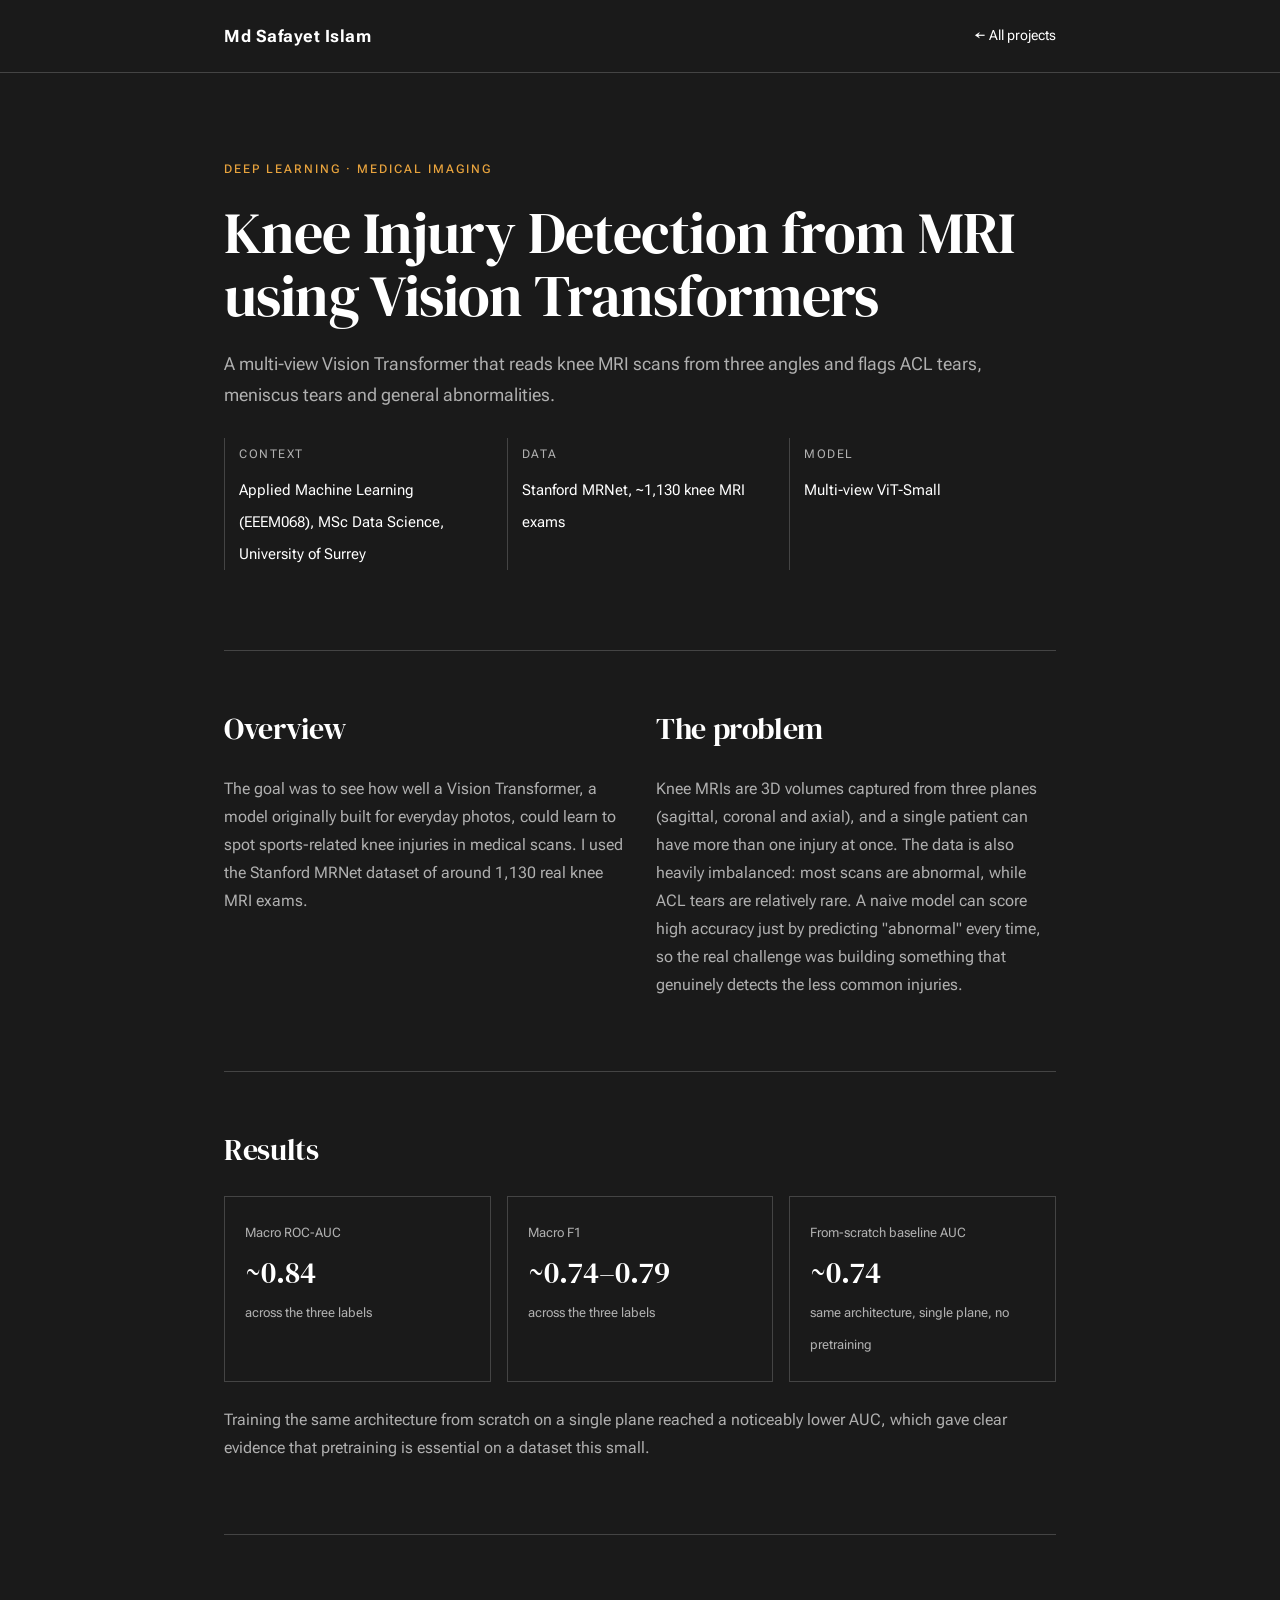
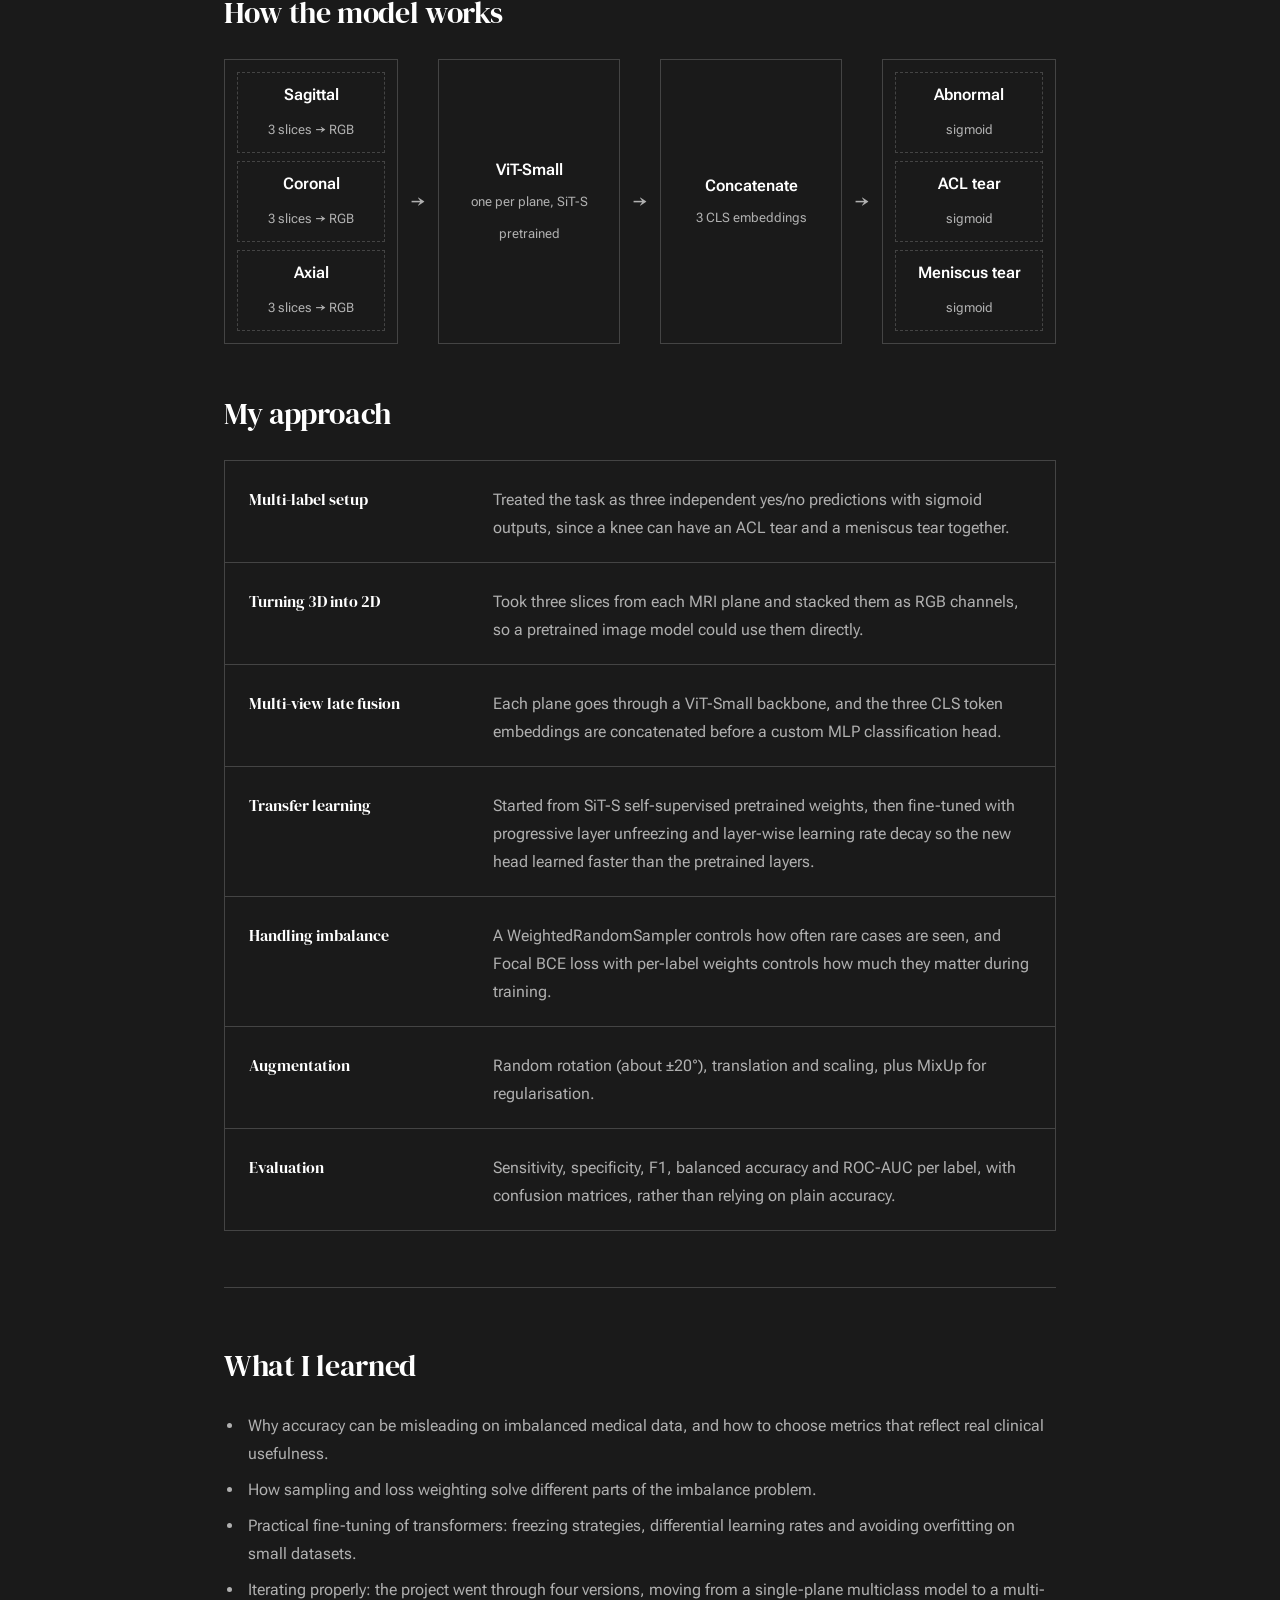
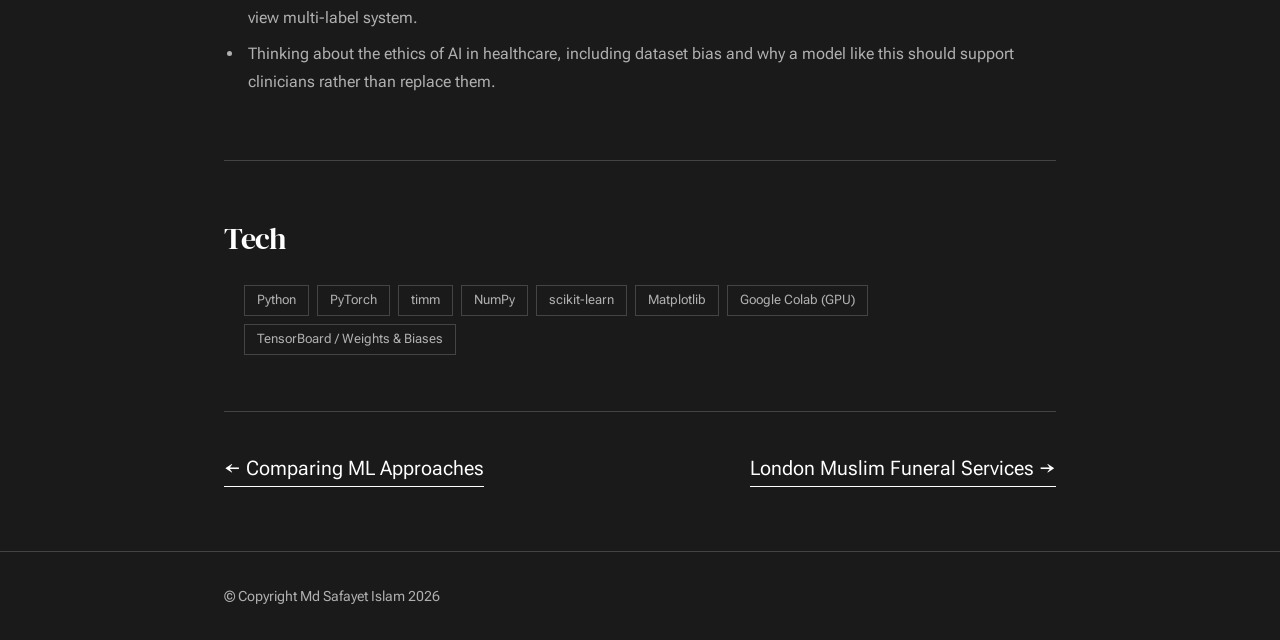
<file: projects/knee-mri-vit.html>
<!DOCTYPE html>
<html lang="en">
<head>
    <meta charset="UTF-8">
    <meta name="viewport" content="width=device-width, initial-scale=1.0">
    <title>Knee Injury Detection from MRI - Md Safayet Islam</title>
    <meta name="description" content="A multi-view Vision Transformer that reads knee MRI scans from three angles and flags ACL tears, meniscus tears and general abnormalities.">

    <link rel="stylesheet" href="../css/vendor.css">
    <link rel="stylesheet" href="../css/styles.css">
    <link rel="stylesheet" href="../css/custom.css">
    <link rel="stylesheet" href="../css/project.css">

    <link rel="apple-touch-icon" sizes="180x180" href="../apple-touch-icon.png">
    <link rel="icon" type="image/png" sizes="32x32" href="../favicon-32x32.png">
    <link rel="icon" type="image/png" sizes="16x16" href="../favicon-16x16.png">
</head>
<body>

    <header class="cs-header">
        <div class="cs-header__inner">
            <a class="cs-header__logo" href="../index.html">Md Safayet Islam</a>
            <a class="cs-header__back" href="../index.html#portfolio">&larr; All projects</a>
        </div>
    </header>

    <main class="cs-main">

        <!-- Hero -->
        <section class="cs-hero">
            <div class="cs-hero__tag">Deep Learning &middot; Medical Imaging</div>
            <h1 class="cs-hero__title">Knee Injury Detection from MRI using Vision Transformers</h1>
            <p class="cs-hero__lead">
                A multi-view Vision Transformer that reads knee MRI scans from three angles and flags
                ACL tears, meniscus tears and general abnormalities.
            </p>

            <dl class="cs-meta">
                <div>
                    <dt>Context</dt>
                    <dd>Applied Machine Learning (EEEM068), MSc Data Science, University of Surrey</dd>
                </div>
                <div>
                    <dt>Data</dt>
                    <dd>Stanford MRNet, ~1,130 knee MRI exams</dd>
                </div>
                <div>
                    <dt>Model</dt>
                    <dd>Multi-view ViT-Small</dd>
                </div>
            </dl>
        </section>

        <!-- Overview & problem -->
        <section class="cs-section">
            <div class="cs-two">
                <div>
                    <h2>Overview</h2>
                    <p>
                        The goal was to see how well a Vision Transformer, a model originally built for everyday
                        photos, could learn to spot sports-related knee injuries in medical scans. I used the
                        Stanford MRNet dataset of around 1,130 real knee MRI exams.
                    </p>
                </div>
                <div>
                    <h2>The problem</h2>
                    <p>
                        Knee MRIs are 3D volumes captured from three planes (sagittal, coronal and axial), and a
                        single patient can have more than one injury at once. The data is also heavily imbalanced:
                        most scans are abnormal, while ACL tears are relatively rare. A naive model can score high
                        accuracy just by predicting "abnormal" every time, so the real challenge was building
                        something that genuinely detects the less common injuries.
                    </p>
                </div>
            </div>
        </section>

        <!-- Results -->
        <section class="cs-section">
            <h2>Results</h2>
            <div class="cs-stats">
                <div class="cs-stat">
                    <span>Macro ROC-AUC</span>
                    <strong>~0.84</strong>
                    <em>across the three labels</em>
                </div>
                <div class="cs-stat">
                    <span>Macro F1</span>
                    <strong>~0.74&ndash;0.79</strong>
                    <em>across the three labels</em>
                </div>
                <div class="cs-stat">
                    <span>From-scratch baseline AUC</span>
                    <strong>~0.74</strong>
                    <em>same architecture, single plane, no pretraining</em>
                </div>
            </div>
            <p>
                Training the same architecture from scratch on a single plane reached a noticeably lower AUC,
                which gave clear evidence that pretraining is essential on a dataset this small.
            </p>
        </section>

        <!-- Architecture -->
        <section class="cs-section">
            <h2>How the model works</h2>
            <div class="cs-flow" aria-label="Model flow: three MRI planes each go through a ViT-Small backbone, the CLS embeddings are concatenated, and an MLP head outputs three sigmoid predictions">
                <div class="cs-flow__node cs-flow__node--stack">
                    <div><strong>Sagittal</strong><span>3 slices &rarr; RGB</span></div>
                    <div><strong>Coronal</strong><span>3 slices &rarr; RGB</span></div>
                    <div><strong>Axial</strong><span>3 slices &rarr; RGB</span></div>
                </div>
                <div class="cs-flow__arrow" aria-hidden="true">&rarr;</div>
                <div class="cs-flow__node"><strong>ViT-Small</strong><span>one per plane, SiT-S pretrained</span></div>
                <div class="cs-flow__arrow" aria-hidden="true">&rarr;</div>
                <div class="cs-flow__node"><strong>Concatenate</strong><span>3 CLS embeddings</span></div>
                <div class="cs-flow__arrow" aria-hidden="true">&rarr;</div>
                <div class="cs-flow__node cs-flow__node--stack">
                    <div><strong>Abnormal</strong><span>sigmoid</span></div>
                    <div><strong>ACL tear</strong><span>sigmoid</span></div>
                    <div><strong>Meniscus tear</strong><span>sigmoid</span></div>
                </div>
            </div>

            <h2 style="margin-top: 48px !important;">My approach</h2>
            <div class="cs-rows">
                <div class="cs-row">
                    <h3>Multi-label setup</h3>
                    <p>Treated the task as three independent yes/no predictions with sigmoid outputs, since a knee can have an ACL tear and a meniscus tear together.</p>
                </div>
                <div class="cs-row">
                    <h3>Turning 3D into 2D</h3>
                    <p>Took three slices from each MRI plane and stacked them as RGB channels, so a pretrained image model could use them directly.</p>
                </div>
                <div class="cs-row">
                    <h3>Multi-view late fusion</h3>
                    <p>Each plane goes through a ViT-Small backbone, and the three CLS token embeddings are concatenated before a custom MLP classification head.</p>
                </div>
                <div class="cs-row">
                    <h3>Transfer learning</h3>
                    <p>Started from SiT-S self-supervised pretrained weights, then fine-tuned with progressive layer unfreezing and layer-wise learning rate decay so the new head learned faster than the pretrained layers.</p>
                </div>
                <div class="cs-row">
                    <h3>Handling imbalance</h3>
                    <p>A WeightedRandomSampler controls how often rare cases are seen, and Focal BCE loss with per-label weights controls how much they matter during training.</p>
                </div>
                <div class="cs-row">
                    <h3>Augmentation</h3>
                    <p>Random rotation (about &plusmn;20&deg;), translation and scaling, plus MixUp for regularisation.</p>
                </div>
                <div class="cs-row">
                    <h3>Evaluation</h3>
                    <p>Sensitivity, specificity, F1, balanced accuracy and ROC-AUC per label, with confusion matrices, rather than relying on plain accuracy.</p>
                </div>
            </div>
        </section>

        <!-- Learned -->
        <section class="cs-section">
            <h2>What I learned</h2>
            <ul>
                <li>Why accuracy can be misleading on imbalanced medical data, and how to choose metrics that reflect real clinical usefulness.</li>
                <li>How sampling and loss weighting solve different parts of the imbalance problem.</li>
                <li>Practical fine-tuning of transformers: freezing strategies, differential learning rates and avoiding overfitting on small datasets.</li>
                <li>Iterating properly: the project went through four versions, moving from a single-plane multiclass model to a multi-view multi-label system.</li>
                <li>Thinking about the ethics of AI in healthcare, including dataset bias and why a model like this should support clinicians rather than replace them.</li>
            </ul>
        </section>

        <!-- Tech -->
        <section class="cs-section">
            <h2>Tech</h2>
            <ul class="cs-tech">
                <li>Python</li>
                <li>PyTorch</li>
                <li>timm</li>
                <li>NumPy</li>
                <li>scikit-learn</li>
                <li>Matplotlib</li>
                <li>Google Colab (GPU)</li>
                <li>TensorBoard / Weights &amp; Biases</li>
            </ul>
        </section>

        <nav class="cs-pager" aria-label="Project navigation">
            <a href="ml-comparison.html">&larr; Comparing ML Approaches</a>
            <a href="lmfs.html">London Muslim Funeral Services &rarr;</a>
        </nav>

    </main>

    <footer class="cs-footer">
        <div class="cs-footer__inner">
            <p>&copy; Copyright Md Safayet Islam 2026</p>
        </div>
    </footer>

</body>
</html>
</file>
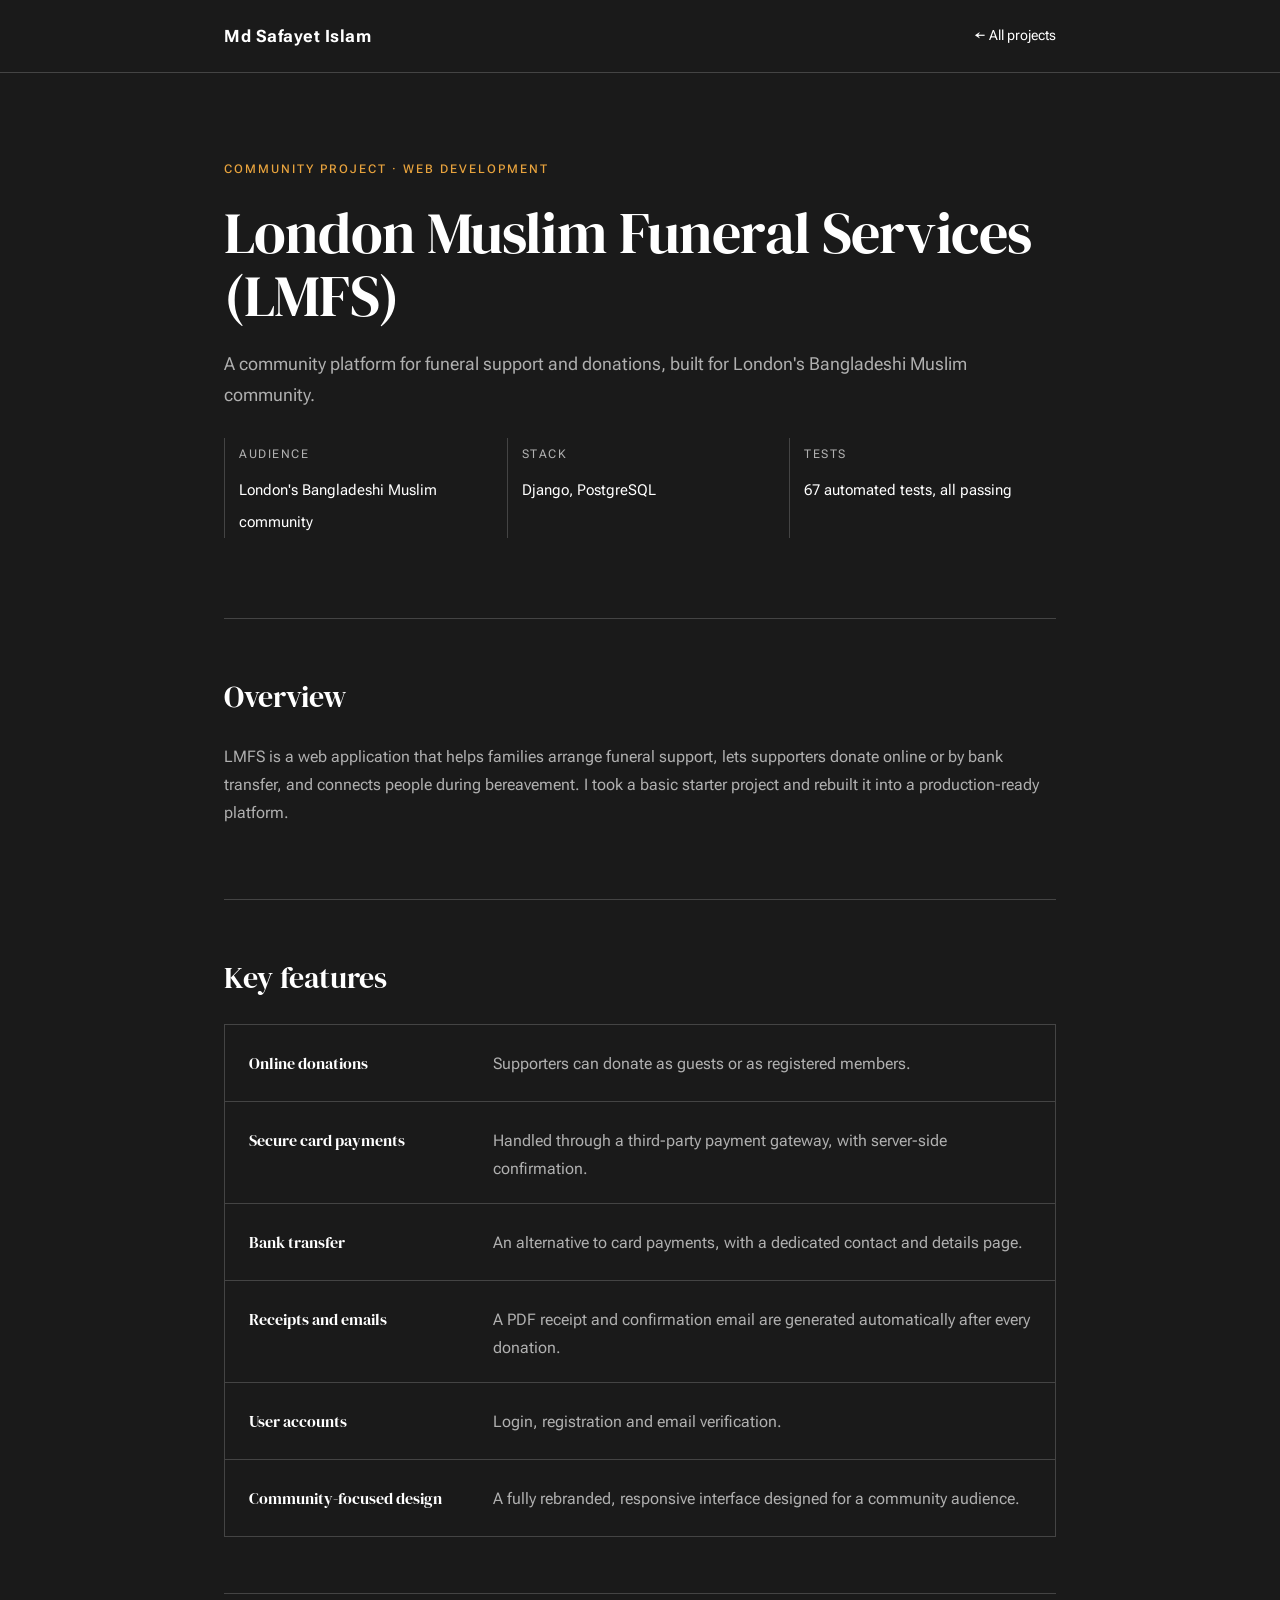
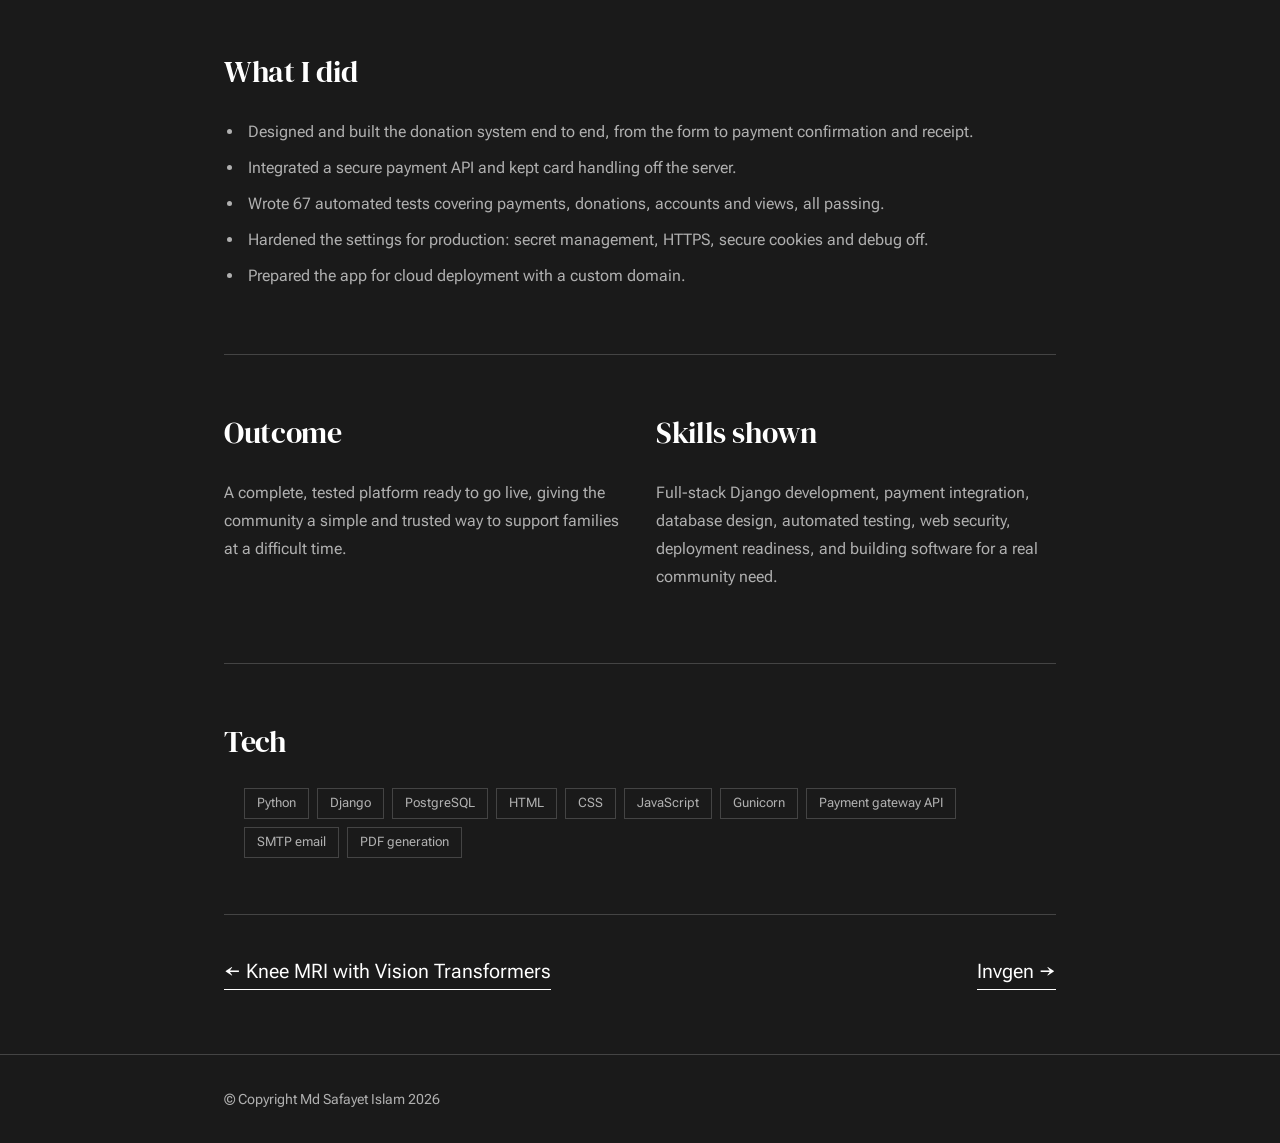
<file: projects/lmfs.html>
<!DOCTYPE html>
<html lang="en">
<head>
    <meta charset="UTF-8">
    <meta name="viewport" content="width=device-width, initial-scale=1.0">
    <title>London Muslim Funeral Services - Md Safayet Islam</title>
    <meta name="description" content="A Django community platform for funeral support and donations, with secure online payments, automated PDF receipts and emails, and 67 passing tests.">

    <link rel="stylesheet" href="../css/vendor.css">
    <link rel="stylesheet" href="../css/styles.css">
    <link rel="stylesheet" href="../css/custom.css">
    <link rel="stylesheet" href="../css/project.css">

    <link rel="apple-touch-icon" sizes="180x180" href="../apple-touch-icon.png">
    <link rel="icon" type="image/png" sizes="32x32" href="../favicon-32x32.png">
    <link rel="icon" type="image/png" sizes="16x16" href="../favicon-16x16.png">
</head>
<body>

    <header class="cs-header">
        <div class="cs-header__inner">
            <a class="cs-header__logo" href="../index.html">Md Safayet Islam</a>
            <a class="cs-header__back" href="../index.html#portfolio">&larr; All projects</a>
        </div>
    </header>

    <main class="cs-main">

        <!-- Hero -->
        <section class="cs-hero">
            <div class="cs-hero__tag">Community Project &middot; Web Development</div>
            <h1 class="cs-hero__title">London Muslim Funeral Services (LMFS)</h1>
            <p class="cs-hero__lead">
                A community platform for funeral support and donations, built for London's Bangladeshi
                Muslim community.
            </p>

            <dl class="cs-meta">
                <div>
                    <dt>Audience</dt>
                    <dd>London's Bangladeshi Muslim community</dd>
                </div>
                <div>
                    <dt>Stack</dt>
                    <dd>Django, PostgreSQL</dd>
                </div>
                <div>
                    <dt>Tests</dt>
                    <dd>67 automated tests, all passing</dd>
                </div>
            </dl>
        </section>

        <!-- Overview -->
        <section class="cs-section">
            <h2>Overview</h2>
            <p>
                LMFS is a web application that helps families arrange funeral support, lets supporters donate
                online or by bank transfer, and connects people during bereavement. I took a basic starter
                project and rebuilt it into a production-ready platform.
            </p>
        </section>

        <!-- Features -->
        <section class="cs-section">
            <h2>Key features</h2>
            <div class="cs-rows">
                <div class="cs-row">
                    <h3>Online donations</h3>
                    <p>Supporters can donate as guests or as registered members.</p>
                </div>
                <div class="cs-row">
                    <h3>Secure card payments</h3>
                    <p>Handled through a third-party payment gateway, with server-side confirmation.</p>
                </div>
                <div class="cs-row">
                    <h3>Bank transfer</h3>
                    <p>An alternative to card payments, with a dedicated contact and details page.</p>
                </div>
                <div class="cs-row">
                    <h3>Receipts and emails</h3>
                    <p>A PDF receipt and confirmation email are generated automatically after every donation.</p>
                </div>
                <div class="cs-row">
                    <h3>User accounts</h3>
                    <p>Login, registration and email verification.</p>
                </div>
                <div class="cs-row">
                    <h3>Community-focused design</h3>
                    <p>A fully rebranded, responsive interface designed for a community audience.</p>
                </div>
            </div>
        </section>

        <!-- Role -->
        <section class="cs-section">
            <h2>What I did</h2>
            <ul>
                <li>Designed and built the donation system end to end, from the form to payment confirmation and receipt.</li>
                <li>Integrated a secure payment API and kept card handling off the server.</li>
                <li>Wrote 67 automated tests covering payments, donations, accounts and views, all passing.</li>
                <li>Hardened the settings for production: secret management, HTTPS, secure cookies and debug off.</li>
                <li>Prepared the app for cloud deployment with a custom domain.</li>
            </ul>
        </section>

        <!-- Outcome -->
        <section class="cs-section">
            <div class="cs-two">
                <div>
                    <h2>Outcome</h2>
                    <p>
                        A complete, tested platform ready to go live, giving the community a simple and trusted
                        way to support families at a difficult time.
                    </p>
                </div>
                <div>
                    <h2>Skills shown</h2>
                    <p>
                        Full-stack Django development, payment integration, database design, automated testing,
                        web security, deployment readiness, and building software for a real community need.
                    </p>
                </div>
            </div>
        </section>

        <!-- Tech -->
        <section class="cs-section">
            <h2>Tech</h2>
            <ul class="cs-tech">
                <li>Python</li>
                <li>Django</li>
                <li>PostgreSQL</li>
                <li>HTML</li>
                <li>CSS</li>
                <li>JavaScript</li>
                <li>Gunicorn</li>
                <li>Payment gateway API</li>
                <li>SMTP email</li>
                <li>PDF generation</li>
            </ul>
        </section>

        <nav class="cs-pager" aria-label="Project navigation">
            <a href="knee-mri-vit.html">&larr; Knee MRI with Vision Transformers</a>
            <a href="invgen.html">Invgen &rarr;</a>
        </nav>

    </main>

    <footer class="cs-footer">
        <div class="cs-footer__inner">
            <p>&copy; Copyright Md Safayet Islam 2026</p>
        </div>
    </footer>

</body>
</html>
</file>
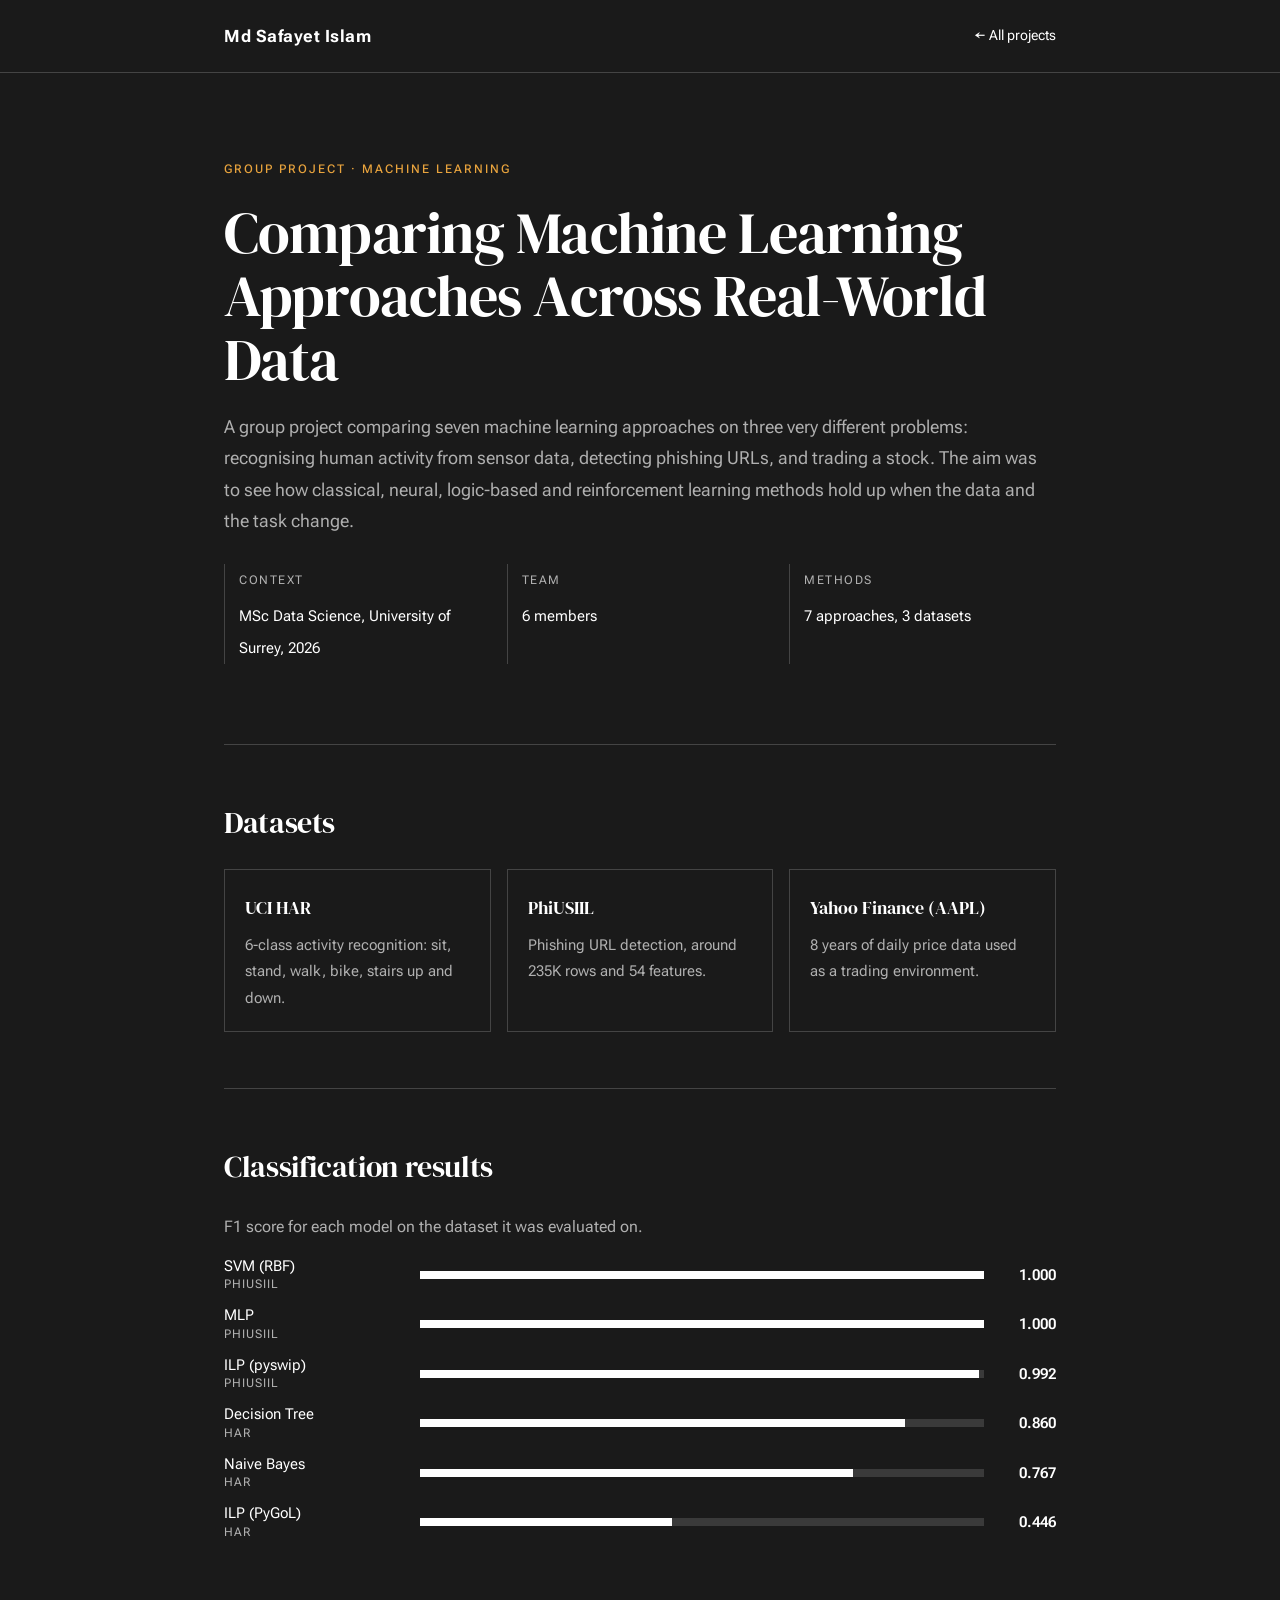
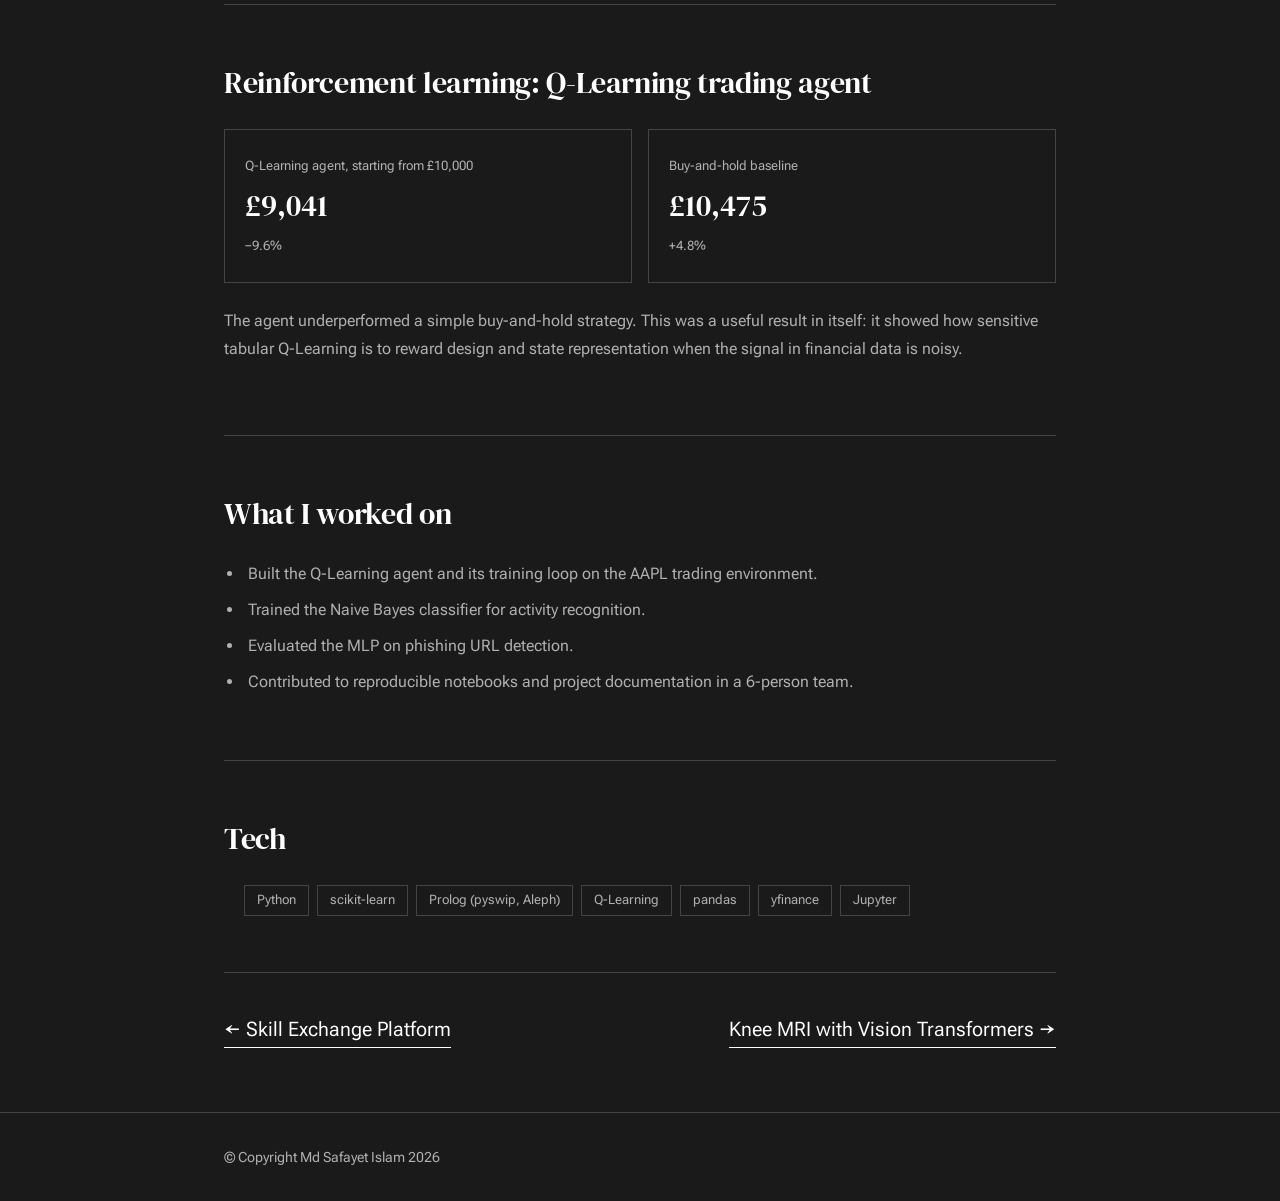
<file: projects/ml-comparison.html>
<!DOCTYPE html>
<html lang="en">
<head>
    <meta charset="UTF-8">
    <meta name="viewport" content="width=device-width, initial-scale=1.0">
    <title>Comparing Machine Learning Approaches - Md Safayet Islam</title>
    <meta name="description" content="A group project comparing seven machine learning approaches on activity recognition, phishing URL detection and stock trading.">

    <link rel="stylesheet" href="../css/vendor.css">
    <link rel="stylesheet" href="../css/styles.css">
    <link rel="stylesheet" href="../css/custom.css">
    <link rel="stylesheet" href="../css/project.css">

    <link rel="apple-touch-icon" sizes="180x180" href="../apple-touch-icon.png">
    <link rel="icon" type="image/png" sizes="32x32" href="../favicon-32x32.png">
    <link rel="icon" type="image/png" sizes="16x16" href="../favicon-16x16.png">
</head>
<body>

    <header class="cs-header">
        <div class="cs-header__inner">
            <a class="cs-header__logo" href="../index.html">Md Safayet Islam</a>
            <a class="cs-header__back" href="../index.html#portfolio">&larr; All projects</a>
        </div>
    </header>

    <main class="cs-main">

        <!-- Hero -->
        <section class="cs-hero">
            <div class="cs-hero__tag">Group Project &middot; Machine Learning</div>
            <h1 class="cs-hero__title">Comparing Machine Learning Approaches Across Real-World Data</h1>
            <p class="cs-hero__lead">
                A group project comparing seven machine learning approaches on three very different problems:
                recognising human activity from sensor data, detecting phishing URLs, and trading a stock.
                The aim was to see how classical, neural, logic-based and reinforcement learning methods
                hold up when the data and the task change.
            </p>

            <dl class="cs-meta">
                <div>
                    <dt>Context</dt>
                    <dd>MSc Data Science, University of Surrey, 2026</dd>
                </div>
                <div>
                    <dt>Team</dt>
                    <dd>6 members</dd>
                </div>
                <div>
                    <dt>Methods</dt>
                    <dd>7 approaches, 3 datasets</dd>
                </div>
            </dl>
        </section>

        <!-- Datasets -->
        <section class="cs-section">
            <h2>Datasets</h2>
            <div class="cs-cards">
                <div class="cs-card">
                    <h3>UCI HAR</h3>
                    <p>6-class activity recognition: sit, stand, walk, bike, stairs up and down.</p>
                </div>
                <div class="cs-card">
                    <h3>PhiUSIIL</h3>
                    <p>Phishing URL detection, around 235K rows and 54 features.</p>
                </div>
                <div class="cs-card">
                    <h3>Yahoo Finance (AAPL)</h3>
                    <p>8 years of daily price data used as a trading environment.</p>
                </div>
            </div>
        </section>

        <!-- Classification -->
        <section class="cs-section">
            <h2>Classification results</h2>
            <p>F1 score for each model on the dataset it was evaluated on.</p>
            <div class="cs-bars">
                <div class="cs-bar">
                    <div class="cs-bar__label">SVM (RBF)<small>PhiUSIIL</small></div>
                    <div class="cs-bar__track"><div class="cs-bar__fill" style="width: 100%"></div></div>
                    <div class="cs-bar__value">1.000</div>
                </div>
                <div class="cs-bar">
                    <div class="cs-bar__label">MLP<small>PhiUSIIL</small></div>
                    <div class="cs-bar__track"><div class="cs-bar__fill" style="width: 100%"></div></div>
                    <div class="cs-bar__value">1.000</div>
                </div>
                <div class="cs-bar">
                    <div class="cs-bar__label">ILP (pyswip)<small>PhiUSIIL</small></div>
                    <div class="cs-bar__track"><div class="cs-bar__fill" style="width: 99.2%"></div></div>
                    <div class="cs-bar__value">0.992</div>
                </div>
                <div class="cs-bar">
                    <div class="cs-bar__label">Decision Tree<small>HAR</small></div>
                    <div class="cs-bar__track"><div class="cs-bar__fill" style="width: 86%"></div></div>
                    <div class="cs-bar__value">0.860</div>
                </div>
                <div class="cs-bar">
                    <div class="cs-bar__label">Naive Bayes<small>HAR</small></div>
                    <div class="cs-bar__track"><div class="cs-bar__fill" style="width: 76.7%"></div></div>
                    <div class="cs-bar__value">0.767</div>
                </div>
                <div class="cs-bar">
                    <div class="cs-bar__label">ILP (PyGoL)<small>HAR</small></div>
                    <div class="cs-bar__track"><div class="cs-bar__fill" style="width: 44.6%"></div></div>
                    <div class="cs-bar__value">0.446</div>
                </div>
            </div>
        </section>

        <!-- RL -->
        <section class="cs-section">
            <h2>Reinforcement learning: Q-Learning trading agent</h2>
            <div class="cs-stats">
                <div class="cs-stat">
                    <span>Q-Learning agent, starting from £10,000</span>
                    <strong>£9,041</strong>
                    <em>&minus;9.6%</em>
                </div>
                <div class="cs-stat">
                    <span>Buy-and-hold baseline</span>
                    <strong>£10,475</strong>
                    <em>+4.8%</em>
                </div>
            </div>
            <p>
                The agent underperformed a simple buy-and-hold strategy. This was a useful result in itself:
                it showed how sensitive tabular Q-Learning is to reward design and state representation
                when the signal in financial data is noisy.
            </p>
        </section>

        <!-- Role -->
        <section class="cs-section">
            <h2>What I worked on</h2>
            <ul>
                <li>Built the Q-Learning agent and its training loop on the AAPL trading environment.</li>
                <li>Trained the Naive Bayes classifier for activity recognition.</li>
                <li>Evaluated the MLP on phishing URL detection.</li>
                <li>Contributed to reproducible notebooks and project documentation in a 6-person team.</li>
            </ul>
        </section>

        <!-- Tech -->
        <section class="cs-section">
            <h2>Tech</h2>
            <ul class="cs-tech">
                <li>Python</li>
                <li>scikit-learn</li>
                <li>Prolog (pyswip, Aleph)</li>
                <li>Q-Learning</li>
                <li>pandas</li>
                <li>yfinance</li>
                <li>Jupyter</li>
            </ul>
        </section>

        <nav class="cs-pager" aria-label="Project navigation">
            <a href="skill-exchange.html">&larr; Skill Exchange Platform</a>
            <a href="knee-mri-vit.html">Knee MRI with Vision Transformers &rarr;</a>
        </nav>

    </main>

    <footer class="cs-footer">
        <div class="cs-footer__inner">
            <p>&copy; Copyright Md Safayet Islam 2026</p>
        </div>
    </footer>

</body>
</html>
</file>
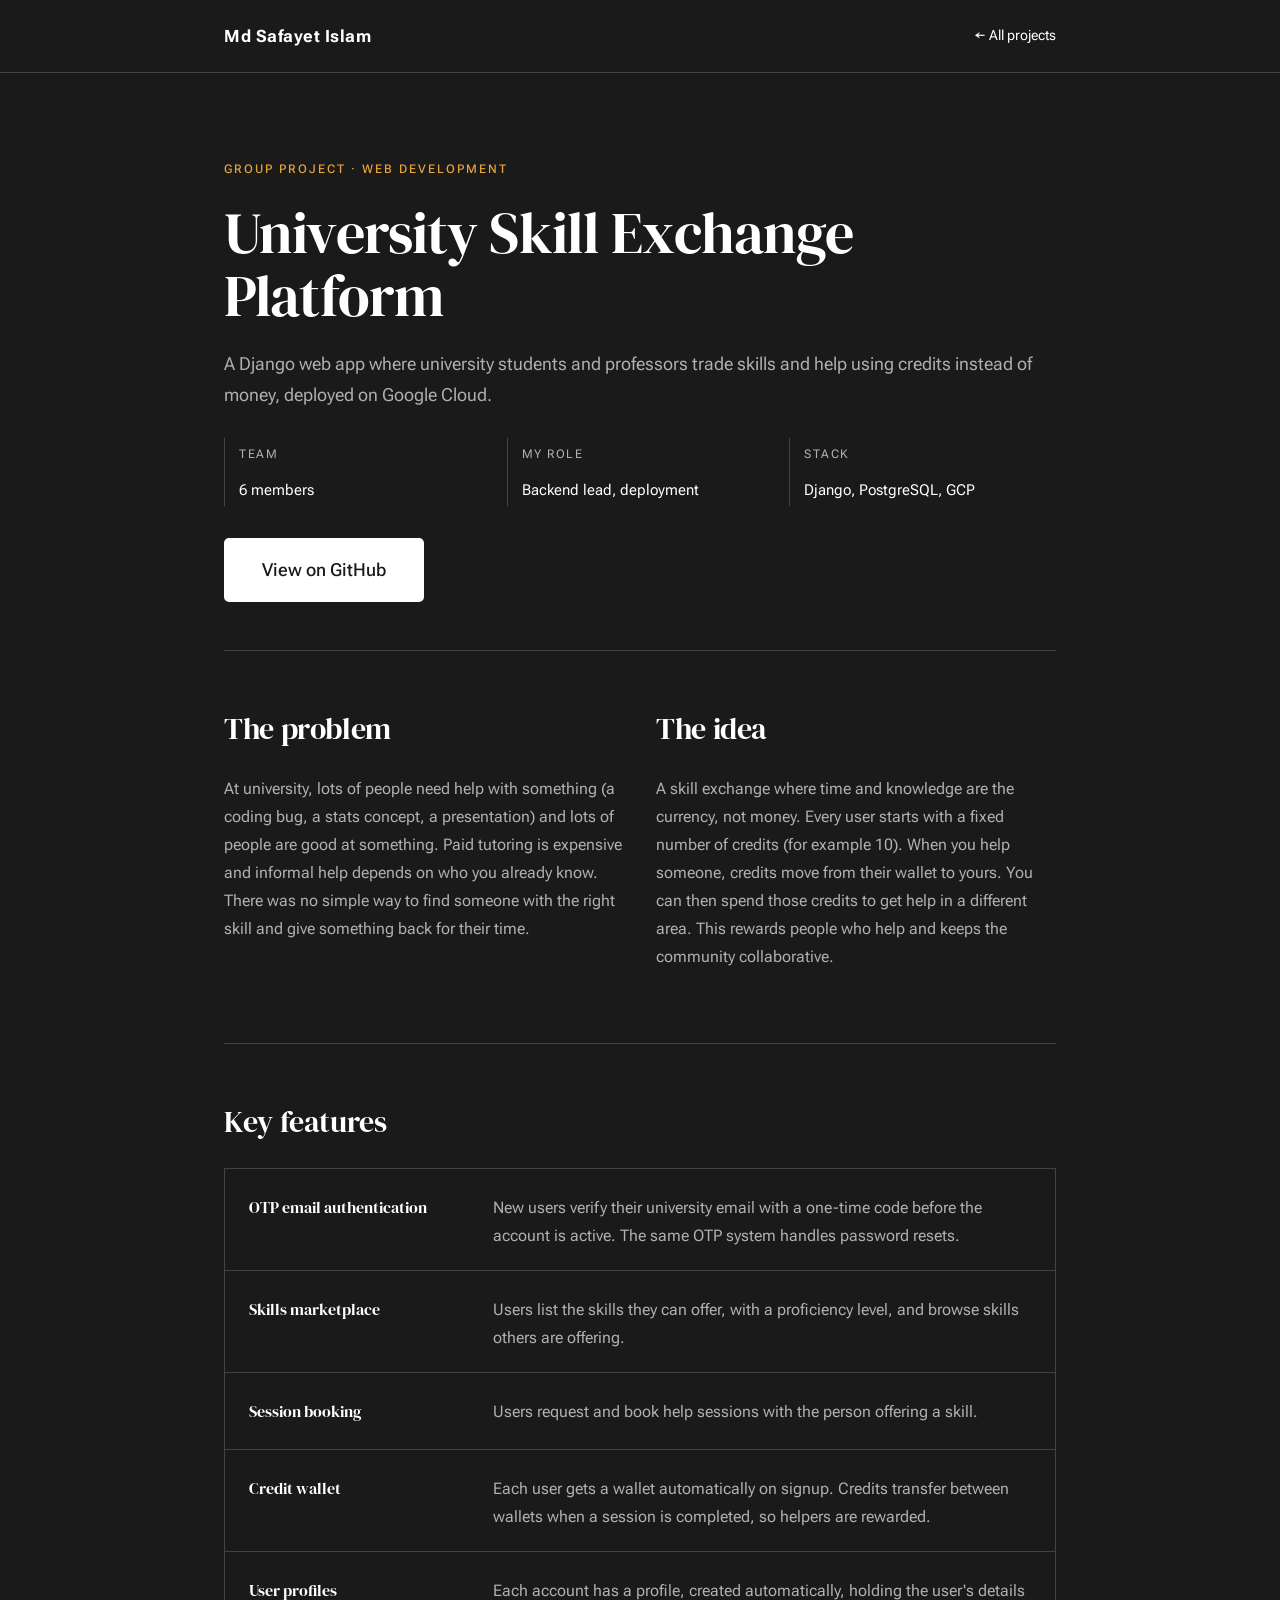
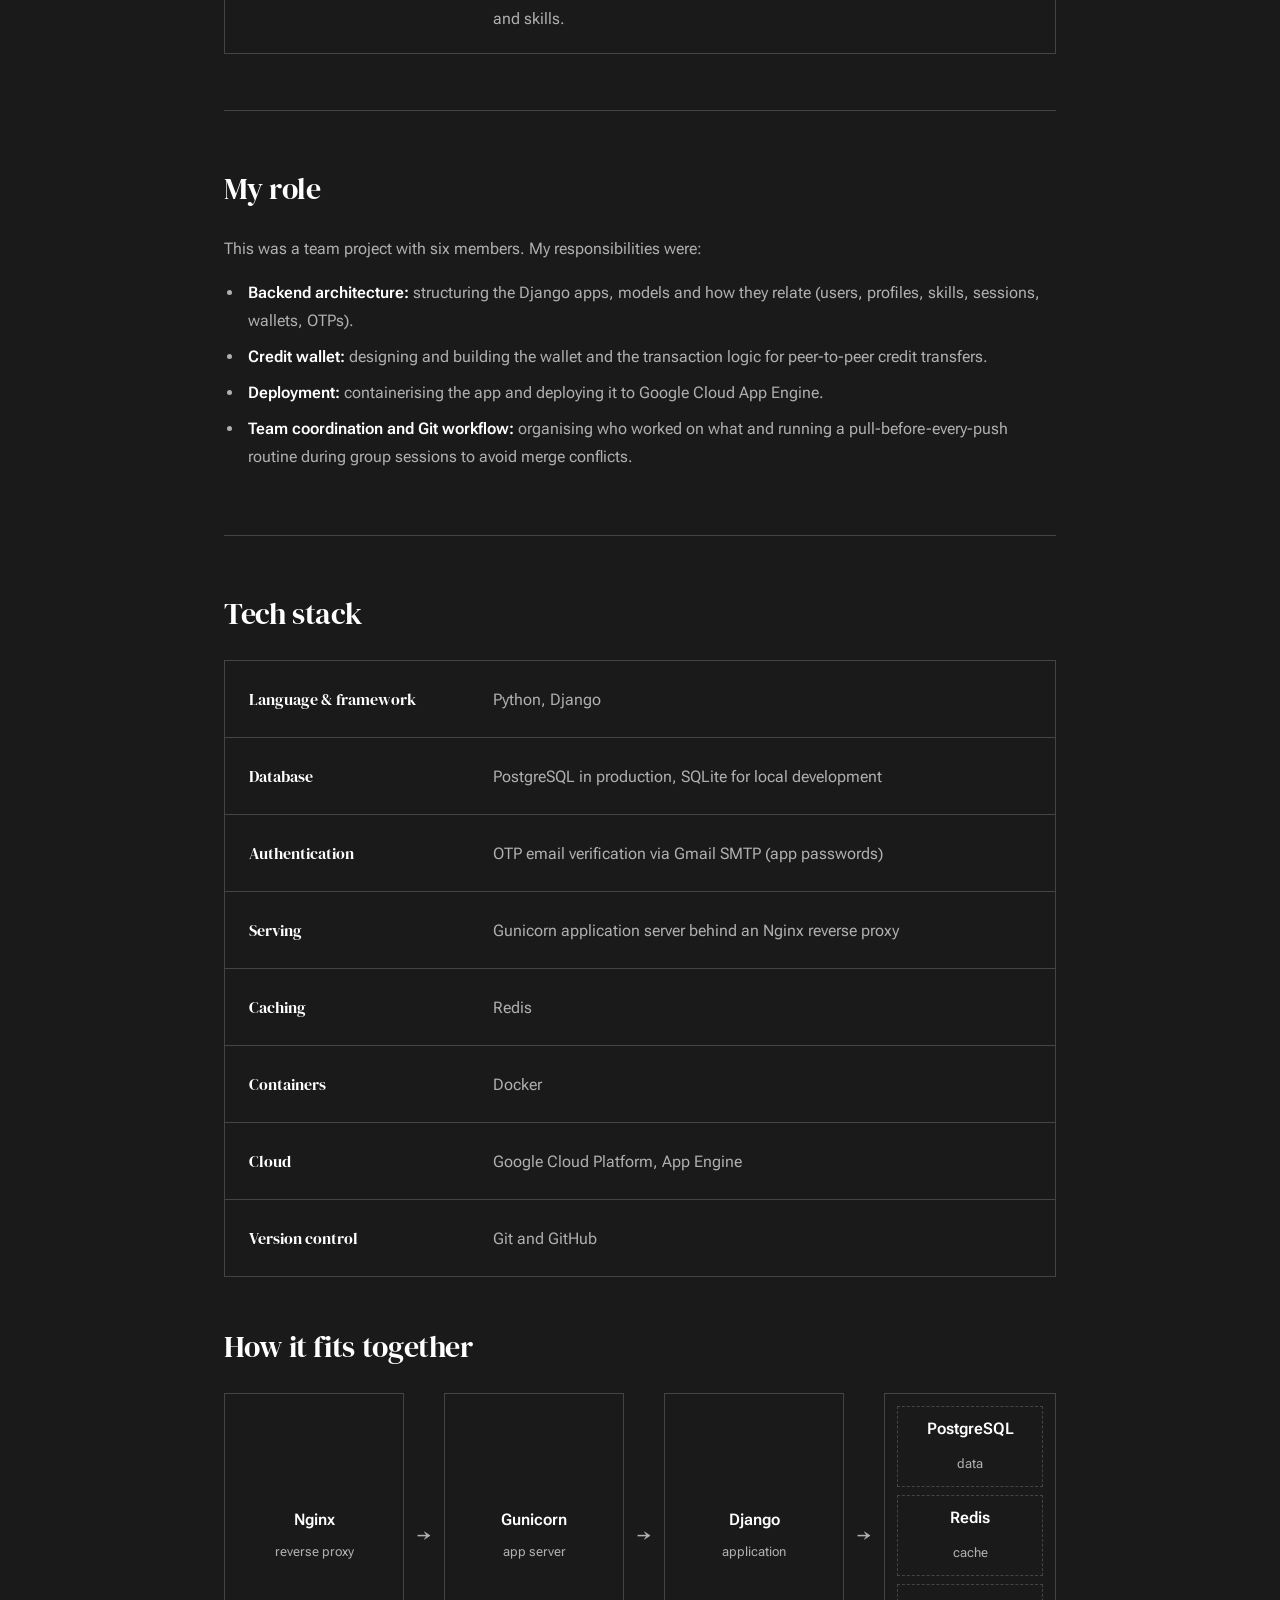
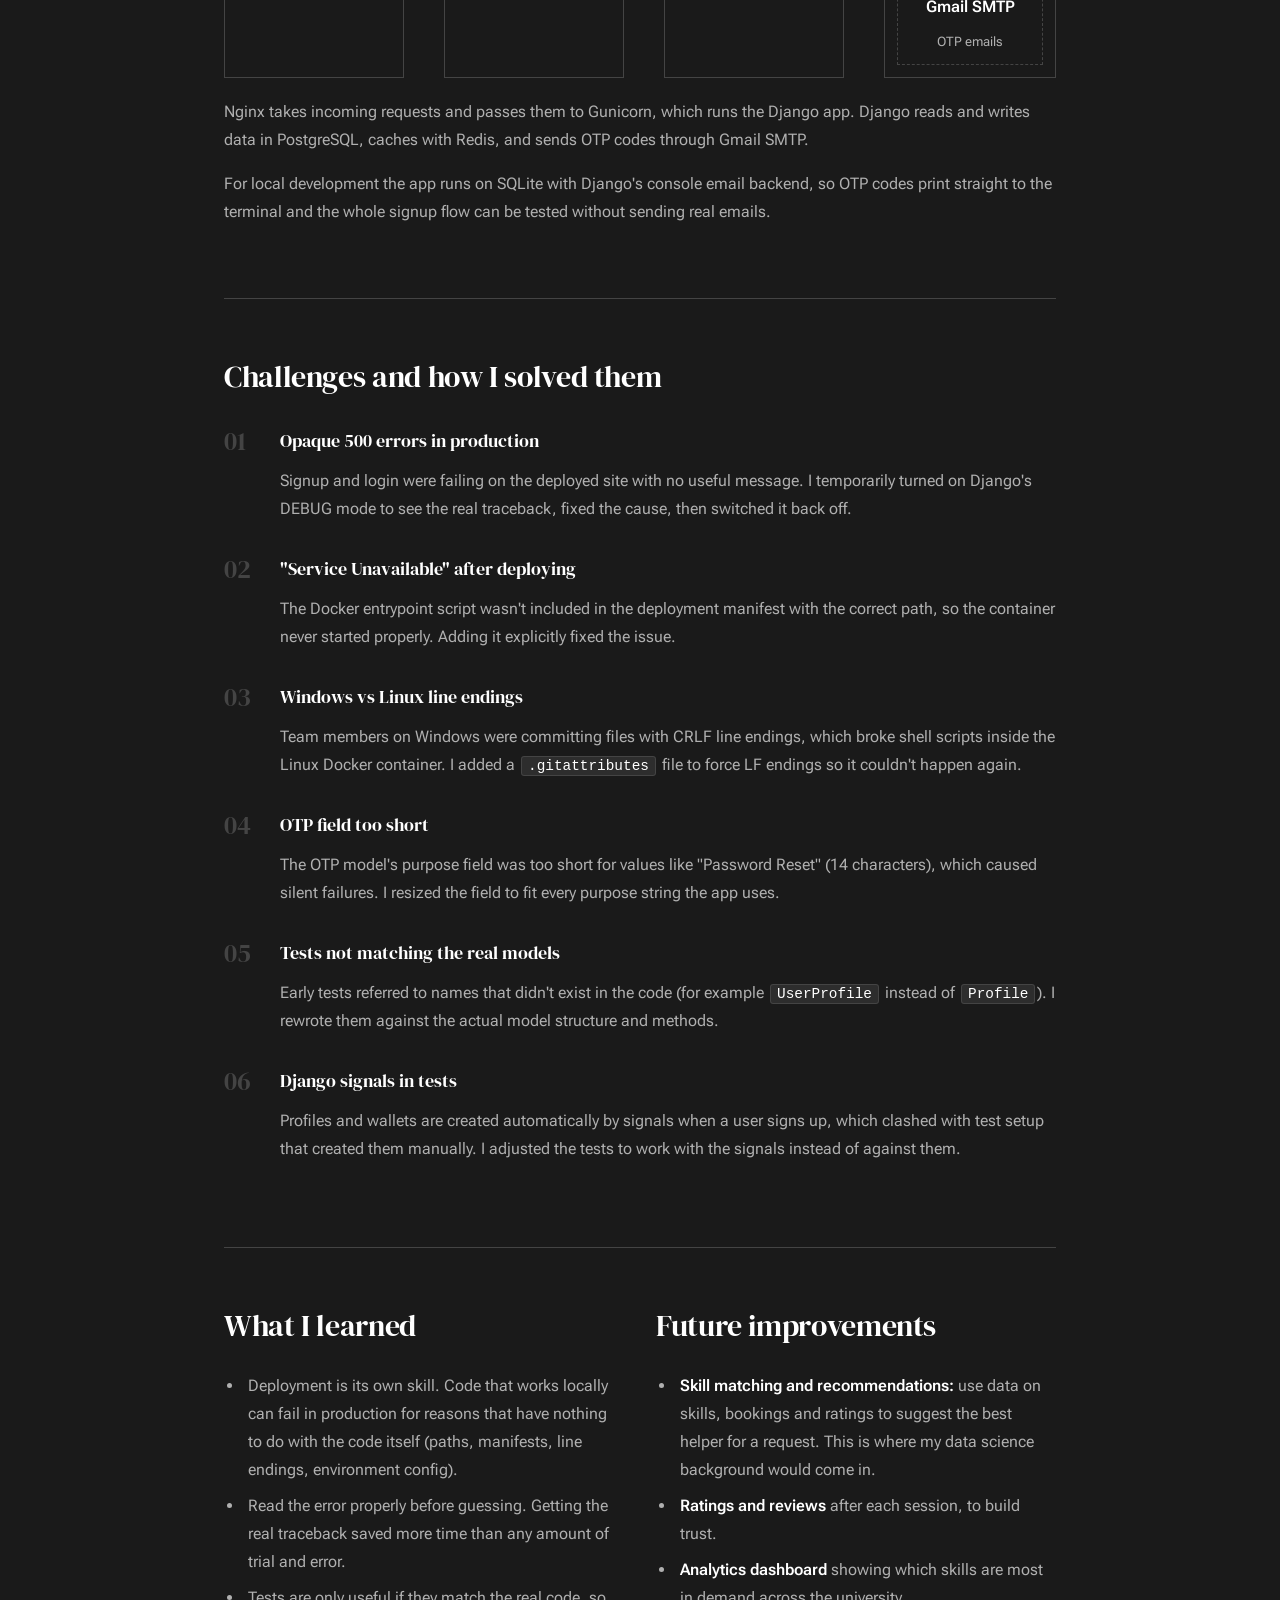
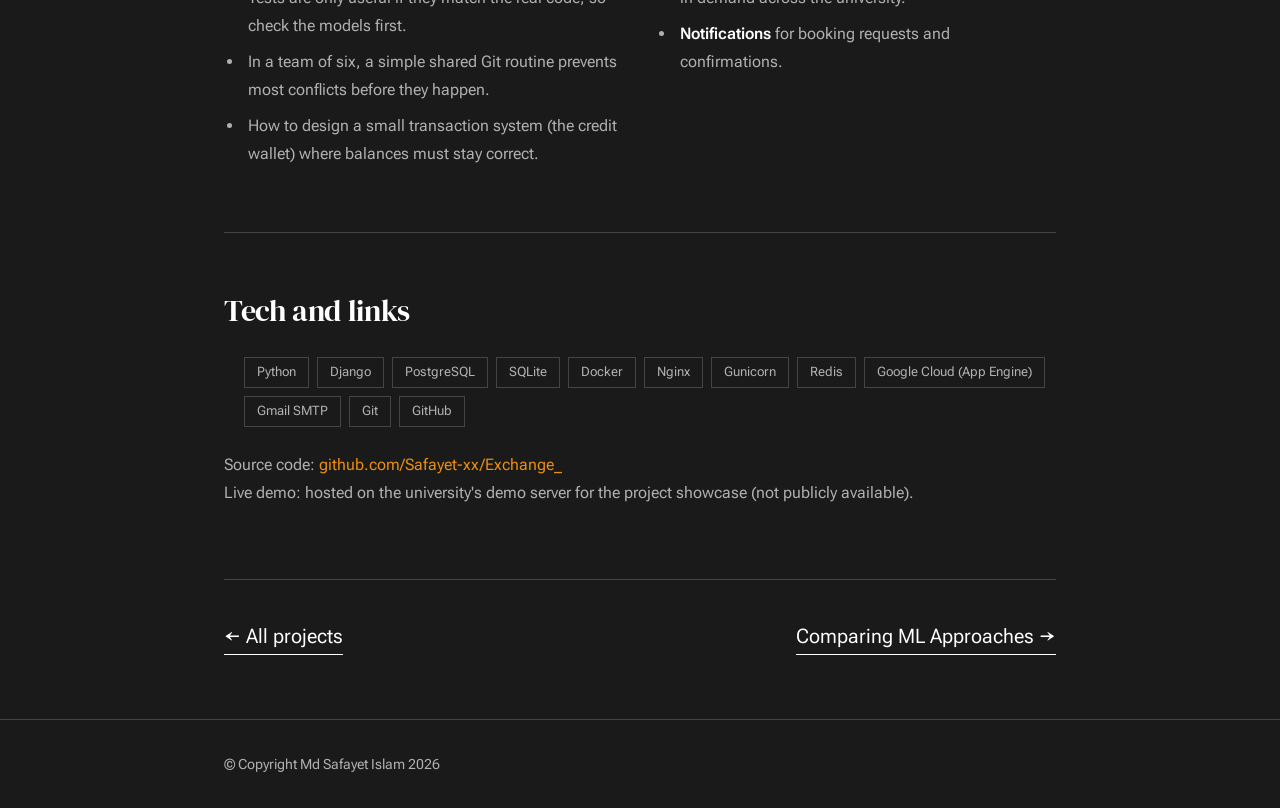
<file: projects/skill-exchange.html>
<!DOCTYPE html>
<html lang="en">
<head>
    <meta charset="UTF-8">
    <meta name="viewport" content="width=device-width, initial-scale=1.0">
    <title>University Skill Exchange Platform - Md Safayet Islam</title>
    <meta name="description" content="A Django web app where university students and professors trade skills and help using credits instead of money, deployed on Google Cloud.">

    <link rel="stylesheet" href="../css/vendor.css">
    <link rel="stylesheet" href="../css/styles.css">
    <link rel="stylesheet" href="../css/custom.css">
    <link rel="stylesheet" href="../css/project.css">

    <link rel="apple-touch-icon" sizes="180x180" href="../apple-touch-icon.png">
    <link rel="icon" type="image/png" sizes="32x32" href="../favicon-32x32.png">
    <link rel="icon" type="image/png" sizes="16x16" href="../favicon-16x16.png">
</head>
<body>

    <header class="cs-header">
        <div class="cs-header__inner">
            <a class="cs-header__logo" href="../index.html">Md Safayet Islam</a>
            <a class="cs-header__back" href="../index.html#portfolio">&larr; All projects</a>
        </div>
    </header>

    <main class="cs-main">

        <!-- Hero -->
        <section class="cs-hero">
            <div class="cs-hero__tag">Group Project &middot; Web Development</div>
            <h1 class="cs-hero__title">University Skill Exchange Platform</h1>
            <p class="cs-hero__lead">
                A Django web app where university students and professors trade skills and help using
                credits instead of money, deployed on Google Cloud.
            </p>

            <dl class="cs-meta">
                <div>
                    <dt>Team</dt>
                    <dd>6 members</dd>
                </div>
                <div>
                    <dt>My role</dt>
                    <dd>Backend lead, deployment</dd>
                </div>
                <div>
                    <dt>Stack</dt>
                    <dd>Django, PostgreSQL, GCP</dd>
                </div>
            </dl>

            <div class="cs-actions">
                <a class="btn btn--primary" href="https://github.com/Safayet-xx/Exchange_" target="_blank">View on GitHub</a>
            </div>
        </section>

        <!-- Problem & idea -->
        <section class="cs-section">
            <div class="cs-two">
                <div>
                    <h2>The problem</h2>
                    <p>
                        At university, lots of people need help with something (a coding bug, a stats concept,
                        a presentation) and lots of people are good at something. Paid tutoring is expensive and
                        informal help depends on who you already know. There was no simple way to find someone
                        with the right skill and give something back for their time.
                    </p>
                </div>
                <div>
                    <h2>The idea</h2>
                    <p>
                        A skill exchange where time and knowledge are the currency, not money. Every user starts
                        with a fixed number of credits (for example 10). When you help someone, credits move from
                        their wallet to yours. You can then spend those credits to get help in a different area.
                        This rewards people who help and keeps the community collaborative.
                    </p>
                </div>
            </div>
        </section>

        <!-- Features -->
        <section class="cs-section">
            <h2>Key features</h2>
            <div class="cs-rows">
                <div class="cs-row">
                    <h3>OTP email authentication</h3>
                    <p>New users verify their university email with a one-time code before the account is active. The same OTP system handles password resets.</p>
                </div>
                <div class="cs-row">
                    <h3>Skills marketplace</h3>
                    <p>Users list the skills they can offer, with a proficiency level, and browse skills others are offering.</p>
                </div>
                <div class="cs-row">
                    <h3>Session booking</h3>
                    <p>Users request and book help sessions with the person offering a skill.</p>
                </div>
                <div class="cs-row">
                    <h3>Credit wallet</h3>
                    <p>Each user gets a wallet automatically on signup. Credits transfer between wallets when a session is completed, so helpers are rewarded.</p>
                </div>
                <div class="cs-row">
                    <h3>User profiles</h3>
                    <p>Each account has a profile, created automatically, holding the user's details and skills.</p>
                </div>
            </div>
        </section>

        <!-- Role -->
        <section class="cs-section">
            <h2>My role</h2>
            <p>This was a team project with six members. My responsibilities were:</p>
            <ul>
                <li><strong>Backend architecture:</strong> structuring the Django apps, models and how they relate (users, profiles, skills, sessions, wallets, OTPs).</li>
                <li><strong>Credit wallet:</strong> designing and building the wallet and the transaction logic for peer-to-peer credit transfers.</li>
                <li><strong>Deployment:</strong> containerising the app and deploying it to Google Cloud App Engine.</li>
                <li><strong>Team coordination and Git workflow:</strong> organising who worked on what and running a pull-before-every-push routine during group sessions to avoid merge conflicts.</li>
            </ul>
        </section>

        <!-- Stack & architecture -->
        <section class="cs-section">
            <h2>Tech stack</h2>
            <div class="cs-rows">
                <div class="cs-row"><h3>Language &amp; framework</h3><p>Python, Django</p></div>
                <div class="cs-row"><h3>Database</h3><p>PostgreSQL in production, SQLite for local development</p></div>
                <div class="cs-row"><h3>Authentication</h3><p>OTP email verification via Gmail SMTP (app passwords)</p></div>
                <div class="cs-row"><h3>Serving</h3><p>Gunicorn application server behind an Nginx reverse proxy</p></div>
                <div class="cs-row"><h3>Caching</h3><p>Redis</p></div>
                <div class="cs-row"><h3>Containers</h3><p>Docker</p></div>
                <div class="cs-row"><h3>Cloud</h3><p>Google Cloud Platform, App Engine</p></div>
                <div class="cs-row"><h3>Version control</h3><p>Git and GitHub</p></div>
            </div>

            <h2 style="margin-top: 48px !important;">How it fits together</h2>
            <div class="cs-flow" aria-label="Request flow: Nginx to Gunicorn to Django, which uses PostgreSQL, Redis and Gmail SMTP">
                <div class="cs-flow__node"><strong>Nginx</strong><span>reverse proxy</span></div>
                <div class="cs-flow__arrow" aria-hidden="true">&rarr;</div>
                <div class="cs-flow__node"><strong>Gunicorn</strong><span>app server</span></div>
                <div class="cs-flow__arrow" aria-hidden="true">&rarr;</div>
                <div class="cs-flow__node"><strong>Django</strong><span>application</span></div>
                <div class="cs-flow__arrow" aria-hidden="true">&rarr;</div>
                <div class="cs-flow__node cs-flow__node--stack">
                    <div><strong>PostgreSQL</strong><span>data</span></div>
                    <div><strong>Redis</strong><span>cache</span></div>
                    <div><strong>Gmail SMTP</strong><span>OTP emails</span></div>
                </div>
            </div>
            <p>
                Nginx takes incoming requests and passes them to Gunicorn, which runs the Django app. Django reads
                and writes data in PostgreSQL, caches with Redis, and sends OTP codes through Gmail SMTP.
            </p>
            <p>
                For local development the app runs on SQLite with Django's console email backend, so OTP codes
                print straight to the terminal and the whole signup flow can be tested without sending real emails.
            </p>
        </section>

        <!-- Challenges -->
        <section class="cs-section">
            <h2>Challenges and how I solved them</h2>
            <ol class="cs-challenges">
                <li>
                    <h3>Opaque 500 errors in production</h3>
                    <p>Signup and login were failing on the deployed site with no useful message. I temporarily turned on Django's DEBUG mode to see the real traceback, fixed the cause, then switched it back off.</p>
                </li>
                <li>
                    <h3>"Service Unavailable" after deploying</h3>
                    <p>The Docker entrypoint script wasn't included in the deployment manifest with the correct path, so the container never started properly. Adding it explicitly fixed the issue.</p>
                </li>
                <li>
                    <h3>Windows vs Linux line endings</h3>
                    <p>Team members on Windows were committing files with CRLF line endings, which broke shell scripts inside the Linux Docker container. I added a <code>.gitattributes</code> file to force LF endings so it couldn't happen again.</p>
                </li>
                <li>
                    <h3>OTP field too short</h3>
                    <p>The OTP model's purpose field was too short for values like "Password Reset" (14 characters), which caused silent failures. I resized the field to fit every purpose string the app uses.</p>
                </li>
                <li>
                    <h3>Tests not matching the real models</h3>
                    <p>Early tests referred to names that didn't exist in the code (for example <code>UserProfile</code> instead of <code>Profile</code>). I rewrote them against the actual model structure and methods.</p>
                </li>
                <li>
                    <h3>Django signals in tests</h3>
                    <p>Profiles and wallets are created automatically by signals when a user signs up, which clashed with test setup that created them manually. I adjusted the tests to work with the signals instead of against them.</p>
                </li>
            </ol>
        </section>

        <!-- Learned & next -->
        <section class="cs-section">
            <div class="cs-two">
                <div>
                    <h2>What I learned</h2>
                    <ul>
                        <li>Deployment is its own skill. Code that works locally can fail in production for reasons that have nothing to do with the code itself (paths, manifests, line endings, environment config).</li>
                        <li>Read the error properly before guessing. Getting the real traceback saved more time than any amount of trial and error.</li>
                        <li>Tests are only useful if they match the real code, so check the models first.</li>
                        <li>In a team of six, a simple shared Git routine prevents most conflicts before they happen.</li>
                        <li>How to design a small transaction system (the credit wallet) where balances must stay correct.</li>
                    </ul>
                </div>
                <div>
                    <h2>Future improvements</h2>
                    <ul>
                        <li><strong>Skill matching and recommendations:</strong> use data on skills, bookings and ratings to suggest the best helper for a request. This is where my data science background would come in.</li>
                        <li><strong>Ratings and reviews</strong> after each session, to build trust.</li>
                        <li><strong>Analytics dashboard</strong> showing which skills are most in demand across the university.</li>
                        <li><strong>Notifications</strong> for booking requests and confirmations.</li>
                    </ul>
                </div>
            </div>
        </section>

        <!-- Links -->
        <section class="cs-section">
            <h2>Tech and links</h2>
            <ul class="cs-tech">
                <li>Python</li>
                <li>Django</li>
                <li>PostgreSQL</li>
                <li>SQLite</li>
                <li>Docker</li>
                <li>Nginx</li>
                <li>Gunicorn</li>
                <li>Redis</li>
                <li>Google Cloud (App Engine)</li>
                <li>Gmail SMTP</li>
                <li>Git</li>
                <li>GitHub</li>
            </ul>
            <p style="margin-top: 24px !important;">
                Source code: <a href="https://github.com/Safayet-xx/Exchange_" target="_blank">github.com/Safayet-xx/Exchange_</a><br>
                Live demo: hosted on the university's demo server for the project showcase (not publicly available).
            </p>
        </section>

        <nav class="cs-pager" aria-label="Project navigation">
            <a href="../index.html#portfolio">&larr; All projects</a>
            <a href="ml-comparison.html">Comparing ML Approaches &rarr;</a>
        </nav>

    </main>

    <footer class="cs-footer">
        <div class="cs-footer__inner">
            <p>&copy; Copyright Md Safayet Islam 2026</p>
        </div>
    </footer>

</body>
</html>
</file>
<file: css/vendor.css>
/* ===================================================================
 * Monica Third-party Stylesheets
 * Template Ver. 1.0.0
 * 12-13-2022
 * -------------------------------------------------------------------
 *
 * TOC:
 * # PrismJS
 * # Swiper
 *
 * ------------------------------------------------------------------- */


/* ===================================================================
 * # PrismJS 1.20.0
 *   https://prismjs.com/download.html#themes=prism-okaidia&languages=markup+css+clike+javascript+markup-templating+php 
 *   
 *   okaidia theme for JavaScript, CSS and HTML
 *   Loosely based on Monokai textmate theme by http://www.monokai.nl/
 *   @author ocodia
 * ------------------------------------------------------------------- */
code[class*=language-],
pre[class*=language-] {
  color          : #f8f8f2;
  background     : none;
  text-shadow    : 0 1px rgba(0, 0, 0, 0.3);
  font-family    : var(--font-mono);
  font-size      : calc(var(--text-size) * 0.9444);
  text-align     : left;
  white-space    : pre;
  word-spacing   : normal;
  word-break     : normal;
  word-wrap      : normal;
  line-height    : var(--vspace-1);
  -moz-tab-size  : 4;
  -o-tab-size    : 4;
  tab-size       : 4;
  -webkit-hyphens: none;
  -ms-hyphens    : none;
  hyphens        : none;
}

/* Code blocks */
pre[class*=language-] {
  padding : var(--vspace-0_5) 0 var(--vspace-1);
  margin  : var(--vspace-1) 0;
  overflow: auto;
}

:not(pre)>code[class*=language-],
pre[class*=language-] {
  background: #272822;
}

/* Inline code */
:not(pre)>code[class*=language-] {
  padding    : 0.1em;
  white-space: normal;
}

.token.comment,
.token.prolog,
.token.doctype,
.token.cdata {
  color: slategray;
}

.token.punctuation {
  color: #f8f8f2;
}

.token.namespace {
  opacity: 0.7;
}

.token.property,
.token.tag,
.token.constant,
.token.symbol,
.token.deleted {
  color: #f92672;
}

.token.boolean,
.token.number {
  color: #ae81ff;
}

.token.selector,
.token.attr-name,
.token.string,
.token.char,
.token.builtin,
.token.inserted {
  color: #a6e22e;
}

.token.operator,
.token.entity,
.token.url,
.language-css .token.string,
.style .token.string,
.token.variable {
  color: #f8f8f2;
}

.token.atrule,
.token.attr-value,
.token.function,
.token.class-name {
  color: #e6db74;
}

.token.keyword {
  color: #66d9ef;
}

.token.regex,
.token.important {
  color: #fd971f;
}

.token.important,
.token.bold {
  font-weight: bold;
}

.token.italic {
  font-style: italic;
}

.token.entity {
  cursor: help;
}



/* ===================================================================
 * # Swiper 6.4.5
 *   Most modern mobile touch slider and framework with hardware accelerated transitions
 *   https://swiperjs.com
 *
 *   Copyright 2014-2020 Vladimir Kharlampidi
 *
 *   Released under the MIT License
 *
 *   Released on: December 18, 2020
 * ------------------------------------------------------------------- */
@font-face {
  font-family: "swiper-icons";
  src        : url("data:application/font-woff;charset=utf-8;base64, [base64]//wADZ2x5ZgAAAywAAADMAAAD2MHtryVoZWFkAAABbAAAADAAAAA2E2+eoWhoZWEAAAGcAAAAHwAAACQC9gDzaG10eAAAAigAAAAZAAAArgJkABFsb2NhAAAC0AAAAFoAAABaFQAUGG1heHAAAAG8AAAAHwAAACAAcABAbmFtZQAAA/gAAAE5AAACXvFdBwlwb3N0AAAFNAAAAGIAAACE5s74hXjaY2BkYGAAYpf5Hu/j+W2+MnAzMYDAzaX6QjD6/4//Bxj5GA8AuRwMYGkAPywL13jaY2BkYGA88P8Agx4j+/8fQDYfA1AEBWgDAIB2BOoAeNpjYGRgYNBh4GdgYgABEMnIABJzYNADCQAACWgAsQB42mNgYfzCOIGBlYGB0YcxjYGBwR1Kf2WQZGhhYGBiYGVmgAFGBiQQkOaawtDAoMBQxXjg/wEGPcYDDA4wNUA2CCgwsAAAO4EL6gAAeNpj2M0gyAACqxgGNWBkZ2D4/wMA+xkDdgAAAHjaY2BgYGaAYBkGRgYQiAHyGMF8FgYHIM3DwMHABGQrMOgyWDLEM1T9/w8UBfEMgLzE////P/5//f/V/xv+r4eaAAeMbAxwIUYmIMHEgKYAYjUcsDAwsLKxc3BycfPw8jEQA/[base64]/uznmfPFBNODM2K7MTQ45YEAZqGP81AmGGcF3iPqOop0r1SPTaTbVkfUe4HXj97wYE+yNwWYxwWu4v1ugWHgo3S1XdZEVqWM7ET0cfnLGxWfkgR42o2PvWrDMBSFj/IHLaF0zKjRgdiVMwScNRAoWUoH78Y2icB/yIY09An6AH2Bdu/UB+yxopYshQiEvnvu0dURgDt8QeC8PDw7Fpji3fEA4z/PEJ6YOB5hKh4dj3EvXhxPqH/SKUY3rJ7srZ4FZnh1PMAtPhwP6fl2PMJMPDgeQ4rY8YT6Gzao0eAEA409DuggmTnFnOcSCiEiLMgxCiTI6Cq5DZUd3Qmp10vO0LaLTd2cjN4fOumlc7lUYbSQcZFkutRG7g6JKZKy0RmdLY680CDnEJ+UMkpFFe1RN7nxdVpXrC4aTtnaurOnYercZg2YVmLN/d/gczfEimrE/fs/bOuq29Zmn8tloORaXgZgGa78yO9/cnXm2BpaGvq25Dv9S4E9+5SIc9PqupJKhYFSSl47+Qcr1mYNAAAAeNptw0cKwkAAAMDZJA8Q7OUJvkLsPfZ6zFVERPy8qHh2YER+3i/BP83vIBLLySsoKimrqKqpa2hp6+jq6RsYGhmbmJqZSy0sraxtbO3sHRydnEMU4uR6yx7JJXveP7WrDycAAAAAAAH//wACeNpjYGRgYOABYhkgZgJCZgZNBkYGLQZtIJsFLMYAAAw3ALgAeNolizEKgDAQBCchRbC2sFER0YD6qVQiBCv/H9ezGI6Z5XBAw8CBK/m5iQQVauVbXLnOrMZv2oLdKFa8Pjuru2hJzGabmOSLzNMzvutpB3N42mNgZGBg4GKQYzBhYMxJLMlj4GBgAYow/P/PAJJhLM6sSoWKfWCAAwDAjgbRAAB42mNgYGBkAIIbCZo5IPrmUn0hGA0AO8EFTQAA") format("woff");
  font-weight: 400;
  font-style : normal;
}

:root {
  --swiper-theme-color: #007aff;
}

.swiper-container {
  margin-left : auto;
  margin-right: auto;
  position    : relative;
  overflow    : hidden;
  list-style  : none;
  padding     : 0;
  /* Fix of Webkit flickering */
  z-index     : 1;
}

.swiper-container-vertical>.swiper-wrapper {
  flex-direction: column;
}

.swiper-wrapper {
  position           : relative;
  width              : 100%;
  height             : 100%;
  z-index            : 1;
  display            : flex;
  transition-property: transform;
  box-sizing         : content-box;
}

.swiper-container-android .swiper-slide,
.swiper-wrapper {
  transform: translate3d(0px, 0, 0);
}

.swiper-container-multirow>.swiper-wrapper {
  flex-wrap: wrap;
}

.swiper-container-multirow-column>.swiper-wrapper {
  flex-wrap     : wrap;
  flex-direction: column;
}

.swiper-container-free-mode>.swiper-wrapper {
  transition-timing-function: ease-out;
  margin                    : 0 auto;
}

.swiper-slide {
  flex-shrink        : 0;
  width              : 100%;
  height             : 100%;
  position           : relative;
  transition-property: transform;
}

.swiper-slide-invisible-blank {
  visibility: hidden;
}

/* Auto Height */
.swiper-container-autoheight,
.swiper-container-autoheight .swiper-slide {
  height: auto;
}

.swiper-container-autoheight .swiper-wrapper {
  align-items        : flex-start;
  transition-property: transform, height;
}

/* 3D Effects */
.swiper-container-3d {
  perspective: 1200px;
}

.swiper-container-3d .swiper-wrapper,
.swiper-container-3d .swiper-slide,
.swiper-container-3d .swiper-slide-shadow-left,
.swiper-container-3d .swiper-slide-shadow-right,
.swiper-container-3d .swiper-slide-shadow-top,
.swiper-container-3d .swiper-slide-shadow-bottom,
.swiper-container-3d .swiper-cube-shadow {
  transform-style: preserve-3d;
}

.swiper-container-3d .swiper-slide-shadow-left,
.swiper-container-3d .swiper-slide-shadow-right,
.swiper-container-3d .swiper-slide-shadow-top,
.swiper-container-3d .swiper-slide-shadow-bottom {
  position      : absolute;
  left          : 0;
  top           : 0;
  width         : 100%;
  height        : 100%;
  pointer-events: none;
  z-index       : 10;
}

.swiper-container-3d .swiper-slide-shadow-left {
  background-image: linear-gradient(to left, rgba(0, 0, 0, 0.5), rgba(0, 0, 0, 0));
}

.swiper-container-3d .swiper-slide-shadow-right {
  background-image: linear-gradient(to right, rgba(0, 0, 0, 0.5), rgba(0, 0, 0, 0));
}

.swiper-container-3d .swiper-slide-shadow-top {
  background-image: linear-gradient(to top, rgba(0, 0, 0, 0.5), rgba(0, 0, 0, 0));
}

.swiper-container-3d .swiper-slide-shadow-bottom {
  background-image: linear-gradient(to bottom, rgba(0, 0, 0, 0.5), rgba(0, 0, 0, 0));
}

/* CSS Mode */
.swiper-container-css-mode>.swiper-wrapper {
  overflow          : auto;
  scrollbar-width   : none;
  /* For Firefox */
  -ms-overflow-style: none;
  /* For Internet Explorer and Edge */
}

.swiper-container-css-mode>.swiper-wrapper::-webkit-scrollbar {
  display: none;
}

.swiper-container-css-mode>.swiper-wrapper>.swiper-slide {
  scroll-snap-align: start start;
}

.swiper-container-horizontal.swiper-container-css-mode>.swiper-wrapper {
  -ms-scroll-snap-type: x mandatory;
  scroll-snap-type    : x mandatory;
}

.swiper-container-vertical.swiper-container-css-mode>.swiper-wrapper {
  -ms-scroll-snap-type: y mandatory;
  scroll-snap-type    : y mandatory;
}

:root {
  --swiper-navigation-size   : 44px;
  /*
    --swiper-navigation-color: var(--swiper-theme-color);
    */
}

.swiper-button-prev,
.swiper-button-next {
  position       : absolute;
  top            : 50%;
  width          : calc(var(--swiper-navigation-size) / 44 * 27);
  height         : var(--swiper-navigation-size);
  margin-top     : calc(-1 * var(--swiper-navigation-size) / 2);
  z-index        : 10;
  cursor         : pointer;
  display        : flex;
  align-items    : center;
  justify-content: center;
  color          : var(--swiper-navigation-color, var(--swiper-theme-color));
}

.swiper-button-prev.swiper-button-disabled,
.swiper-button-next.swiper-button-disabled {
  opacity       : 0.35;
  cursor        : auto;
  pointer-events: none;
}

.swiper-button-prev:after,
.swiper-button-next:after {
  font-family   : swiper-icons;
  font-size     : var(--swiper-navigation-size);
  text-transform: none !important;
  letter-spacing: 0;
  text-transform: none;
  font-variant  : initial;
  line-height   : 1;
}

.swiper-button-prev,
.swiper-container-rtl .swiper-button-next {
  left : 10px;
  right: auto;
}

.swiper-button-prev:after,
.swiper-container-rtl .swiper-button-next:after {
  content: "prev";
}

.swiper-button-next,
.swiper-container-rtl .swiper-button-prev {
  right: 10px;
  left : auto;
}

.swiper-button-next:after,
.swiper-container-rtl .swiper-button-prev:after {
  content: "next";
}

.swiper-button-prev.swiper-button-white,
.swiper-button-next.swiper-button-white {
  --swiper-navigation-color: #ffffff;
}

.swiper-button-prev.swiper-button-black,
.swiper-button-next.swiper-button-black {
  --swiper-navigation-color: #000000;
}

.swiper-button-lock {
  display: none;
}

:root {
  /*
    --swiper-pagination-color: var(--swiper-theme-color);
    */
}

.swiper-pagination {
  position  : absolute;
  text-align: center;
  transition: 300ms opacity;
  transform : translate3d(0, 0, 0);
  z-index   : 10;
}

.swiper-pagination.swiper-pagination-hidden {
  opacity: 0;
}

/* Common Styles */
.swiper-pagination-fraction,
.swiper-pagination-custom,
.swiper-container-horizontal>.swiper-pagination-bullets {
  bottom: 10px;
  left  : 0;
  width : 100%;
}

/* Bullets */
.swiper-pagination-bullets-dynamic {
  overflow : hidden;
  font-size: 0;
}

.swiper-pagination-bullets-dynamic .swiper-pagination-bullet {
  transform: scale(0.33);
  position : relative;
}

.swiper-pagination-bullets-dynamic .swiper-pagination-bullet-active {
  transform: scale(1);
}

.swiper-pagination-bullets-dynamic .swiper-pagination-bullet-active-main {
  transform: scale(1);
}

.swiper-pagination-bullets-dynamic .swiper-pagination-bullet-active-prev {
  transform: scale(0.66);
}

.swiper-pagination-bullets-dynamic .swiper-pagination-bullet-active-prev-prev {
  transform: scale(0.33);
}

.swiper-pagination-bullets-dynamic .swiper-pagination-bullet-active-next {
  transform: scale(0.66);
}

.swiper-pagination-bullets-dynamic .swiper-pagination-bullet-active-next-next {
  transform: scale(0.33);
}

.swiper-pagination-bullet {
  width        : 8px;
  height       : 8px;
  display      : inline-block;
  border-radius: 100%;
  background   : #000;
  opacity      : 0.2;
}

button.swiper-pagination-bullet {
  border            : none;
  margin            : 0;
  padding           : 0;
  box-shadow        : none;
  -webkit-appearance: none;
  -moz-appearance   : none;
  appearance        : none;
}

.swiper-pagination-clickable .swiper-pagination-bullet {
  cursor: pointer;
}

.swiper-pagination-bullet-active {
  opacity   : 1;
  background: var(--swiper-pagination-color, var(--swiper-theme-color));
}

.swiper-container-vertical>.swiper-pagination-bullets {
  right    : 10px;
  top      : 50%;
  transform: translate3d(0px, -50%, 0);
}

.swiper-container-vertical>.swiper-pagination-bullets .swiper-pagination-bullet {
  margin : 6px 0;
  display: block;
}

.swiper-container-vertical>.swiper-pagination-bullets.swiper-pagination-bullets-dynamic {
  top      : 50%;
  transform: translateY(-50%);
  width    : 8px;
}

.swiper-container-vertical>.swiper-pagination-bullets.swiper-pagination-bullets-dynamic .swiper-pagination-bullet {
  display   : inline-block;
  transition: 200ms transform, 200ms top;
}

.swiper-container-horizontal>.swiper-pagination-bullets .swiper-pagination-bullet {
  margin: 0 4px;
}

.swiper-container-horizontal>.swiper-pagination-bullets.swiper-pagination-bullets-dynamic {
  left       : 50%;
  transform  : translateX(-50%);
  white-space: nowrap;
}

.swiper-container-horizontal>.swiper-pagination-bullets.swiper-pagination-bullets-dynamic .swiper-pagination-bullet {
  transition: 200ms transform, 200ms left;
}

.swiper-container-horizontal.swiper-container-rtl>.swiper-pagination-bullets-dynamic .swiper-pagination-bullet {
  transition: 200ms transform, 200ms right;
}

/* Progress */
.swiper-pagination-progressbar {
  background: rgba(0, 0, 0, 0.25);
  position  : absolute;
}

.swiper-pagination-progressbar .swiper-pagination-progressbar-fill {
  background      : var(--swiper-pagination-color, var(--swiper-theme-color));
  position        : absolute;
  left            : 0;
  top             : 0;
  width           : 100%;
  height          : 100%;
  transform       : scale(0);
  transform-origin: left top;
}

.swiper-container-rtl .swiper-pagination-progressbar .swiper-pagination-progressbar-fill {
  transform-origin: right top;
}

.swiper-container-horizontal>.swiper-pagination-progressbar,
.swiper-container-vertical>.swiper-pagination-progressbar.swiper-pagination-progressbar-opposite {
  width : 100%;
  height: 4px;
  left  : 0;
  top   : 0;
}

.swiper-container-vertical>.swiper-pagination-progressbar,
.swiper-container-horizontal>.swiper-pagination-progressbar.swiper-pagination-progressbar-opposite {
  width : 4px;
  height: 100%;
  left  : 0;
  top   : 0;
}

.swiper-pagination-white {
  --swiper-pagination-color: #ffffff;
}

.swiper-pagination-black {
  --swiper-pagination-color: #000000;
}

.swiper-pagination-lock {
  display: none;
}

/* Scrollbar */
.swiper-scrollbar {
  border-radius   : 10px;
  position        : relative;
  -ms-touch-action: none;
  background      : rgba(0, 0, 0, 0.1);
}

.swiper-container-horizontal>.swiper-scrollbar {
  position: absolute;
  left    : 1%;
  bottom  : 3px;
  z-index : 50;
  height  : 5px;
  width   : 98%;
}

.swiper-container-vertical>.swiper-scrollbar {
  position: absolute;
  right   : 3px;
  top     : 1%;
  z-index : 50;
  width   : 5px;
  height  : 98%;
}

.swiper-scrollbar-drag {
  height       : 100%;
  width        : 100%;
  position     : relative;
  background   : rgba(0, 0, 0, 0.5);
  border-radius: 10px;
  left         : 0;
  top          : 0;
}

.swiper-scrollbar-cursor-drag {
  cursor: move;
}

.swiper-scrollbar-lock {
  display: none;
}

.swiper-zoom-container {
  width          : 100%;
  height         : 100%;
  display        : flex;
  justify-content: center;
  align-items    : center;
  text-align     : center;
}

.swiper-zoom-container>img,
.swiper-zoom-container>svg,
.swiper-zoom-container>canvas {
  max-width    : 100%;
  max-height   : 100%;
  -o-object-fit: contain;
  object-fit   : contain;
}

.swiper-slide-zoomed {
  cursor: move;
}

/* Preloader */
:root {
  /*
    --swiper-preloader-color: var(--swiper-theme-color);
    */
}

.swiper-lazy-preloader {
  width            : 42px;
  height           : 42px;
  position         : absolute;
  left             : 50%;
  top              : 50%;
  margin-left      : -21px;
  margin-top       : -21px;
  z-index          : 10;
  transform-origin : 50%;
  -webkit-animation: swiper-preloader-spin 1s infinite linear;
  animation        : swiper-preloader-spin 1s infinite linear;
  box-sizing       : border-box;
  border           : 4px solid var(--swiper-preloader-color, var(--swiper-theme-color));
  border-radius    : 50%;
  border-top-color : transparent;
}

.swiper-lazy-preloader-white {
  --swiper-preloader-color: #fff;
}

.swiper-lazy-preloader-black {
  --swiper-preloader-color: #000;
}

@-webkit-keyframes swiper-preloader-spin {
  100% {
    transform: rotate(360deg);
  }
}

@keyframes swiper-preloader-spin {
  100% {
    transform: rotate(360deg);
  }
}

/* a11y */
.swiper-container .swiper-notification {
  position      : absolute;
  left          : 0;
  top           : 0;
  pointer-events: none;
  opacity       : 0;
  z-index       : -1000;
}

.swiper-container-fade.swiper-container-free-mode .swiper-slide {
  transition-timing-function: ease-out;
}

.swiper-container-fade .swiper-slide {
  pointer-events     : none;
  transition-property: opacity;
}

.swiper-container-fade .swiper-slide .swiper-slide {
  pointer-events: none;
}

.swiper-container-fade .swiper-slide-active,
.swiper-container-fade .swiper-slide-active .swiper-slide-active {
  pointer-events: auto;
}

.swiper-container-cube {
  overflow: visible;
}

.swiper-container-cube .swiper-slide {
  pointer-events             : none;
  -webkit-backface-visibility: hidden;
  backface-visibility        : hidden;
  z-index                    : 1;
  visibility                 : hidden;
  transform-origin           : 0 0;
  width                      : 100%;
  height                     : 100%;
}

.swiper-container-cube .swiper-slide .swiper-slide {
  pointer-events: none;
}

.swiper-container-cube.swiper-container-rtl .swiper-slide {
  transform-origin: 100% 0;
}

.swiper-container-cube .swiper-slide-active,
.swiper-container-cube .swiper-slide-active .swiper-slide-active {
  pointer-events: auto;
}

.swiper-container-cube .swiper-slide-active,
.swiper-container-cube .swiper-slide-next,
.swiper-container-cube .swiper-slide-prev,
.swiper-container-cube .swiper-slide-next+.swiper-slide {
  pointer-events: auto;
  visibility    : visible;
}

.swiper-container-cube .swiper-slide-shadow-top,
.swiper-container-cube .swiper-slide-shadow-bottom,
.swiper-container-cube .swiper-slide-shadow-left,
.swiper-container-cube .swiper-slide-shadow-right {
  z-index                    : 0;
  -webkit-backface-visibility: hidden;
  backface-visibility        : hidden;
}

.swiper-container-cube .swiper-cube-shadow {
  position  : absolute;
  left      : 0;
  bottom    : 0px;
  width     : 100%;
  height    : 100%;
  background: #000;
  opacity   : 0.6;
  filter    : blur(50px);
  z-index   : 0;
}

.swiper-container-flip {
  overflow: visible;
}

.swiper-container-flip .swiper-slide {
  pointer-events             : none;
  -webkit-backface-visibility: hidden;
  backface-visibility        : hidden;
  z-index                    : 1;
}

.swiper-container-flip .swiper-slide .swiper-slide {
  pointer-events: none;
}

.swiper-container-flip .swiper-slide-active,
.swiper-container-flip .swiper-slide-active .swiper-slide-active {
  pointer-events: auto;
}

.swiper-container-flip .swiper-slide-shadow-top,
.swiper-container-flip .swiper-slide-shadow-bottom,
.swiper-container-flip .swiper-slide-shadow-left,
.swiper-container-flip .swiper-slide-shadow-right {
  z-index                    : 0;
  -webkit-backface-visibility: hidden;
  backface-visibility        : hidden;
}
</file>
<file: css/styles.css>
@charset "UTF-8";
/* =================================================================== 
 * Monica Main Stylesheet
 * Template Ver. 1.0.0
 * 12-13-2022
 * ------------------------------------------------------------------
 *
 * TOC:
 * # SETTINGS
 *		## fonts
 *    	## colors
 *	  	## spacing and typescale
 *		## grid variables
 * # CSS RESET
 * # GRID
 *		## extra large devices
 *		## large devices
 *		## medium devices 
 *		## tablet devices
 *		## mobile devices
 *		## small mobile devices
 *		## additional column stackpoints 
 * # BASE SETUP
 * # UTILITY CLASSES
 * # TYPOGRAPHY 
 *		## additional typography & helper classes
 *		## lists
 *		## media 
 *		## spacing
 * # PRELOADER
 *		## page loaded
 * # FORM 
 *		## style placeholder text
 *		## change autocomplete styles in Chrome
 * # BUTTONS
 * # TABLE
 * # COMPONENTS
 *		## pagination 
 *		## alert box 
 *		## skillbars
 *		## stats tabs
 * # PROJECT-WIDE SHARED STYLES
 *		## list items
 *		## social list
 *		## blog card
 *		## testimonials
 *		## swiper overrides
 * # GRID-BASED LAYOUTS
 *		## grid block
 *		## list grid
 * # PAGE WRAP
 * # SITE HEADER
 *		## logo
 *		## main navigation
 *		## mobile menu toggle
 * # PAGEHEADER & PAGECONTENT
 * # INTRO
 *		## intro content
 *		## intro scroll down
 *		## intro transitions
 * # ABOUT
 * # EXPERTISE
 * # CLIENTS
 *		## clients list
 * # CTA
 * # JOURNAL
 * # FOOTER
 *		## newsletter
 *		## copyright
 *		## go top
 * # BLOG STYLES 
 * # PAGE STYLES 
 *		## services page
 *		## contact page
 *
 * ------------------------------------------------------------------ */


/* ===================================================================
 * # SETTINGS
 *
 *
 * ------------------------------------------------------------------- */

/* ------------------------------------------------------------------- 
 * ## fonts 
 * ------------------------------------------------------------------- */
@import url("https://fonts.googleapis.com/css2?family=DM+Serif+Display&family=Roboto+Flex:opsz,wght@8..144,300;8..144,400;8..144,500;8..144,600&display=swap");

:root {
	--font-1: "Roboto Flex", sans-serif;
	--font-2: "DM Serif Display", Serif;

  /* monospace
   */
	--font-mono: Consolas, "Andale Mono", Courier, "Courier New", monospace;
}

/* ------------------------------------------------------------------- 
 * ## colors
 * ------------------------------------------------------------------- */
:root {
  /* color-1(#EA9010)
   * color-2(#343D35)
   * color-3(#FEF5E4)
   */
	--color-1: hsla(35, 87%, 49%, 1);
	--color-2: hsla(127, 8%, 22%, 1);
	--color-3: hsla(39, 93%, 95%, 1);

  /* theme color variations
   */
	--color-1-lightest             : hsla(35, 87%, 96%, 1);
	--color-1-lighter              : hsla(35, 87%, 69%, 1);
	--color-1-light                : hsla(35, 87%, 59%, 1);
	--color-1-dark                 : hsla(35, 87%, 39%, 1);
	--color-1-darker               : hsla(35, 87%, 29%, 1);
	--color-1-darkest              : hsla(35, 87%, 10%, 1);

	--color-2-lightest             : hsla(127, 8%, 55%, 1);
	--color-2-lighter              : hsla(127, 8%, 42%, 1);
	--color-2-light                : hsla(127, 8%, 32%, 1);
	--color-2-dark                 : hsla(127, 8%, 14%, 1);
	--color-2-darker               : hsla(127, 8%, 2%, 1);
	
	--color-3-light                : hsla(39, 93%, 100%, 1);
	--color-3-dark                 : hsla(39, 93%, 85%, 1);
	--color-3-darker               : hsla(39, 93%, 75%, 1);

  /* feedback colors
   * color-error(#ffd1d2), color-success(#c8e675), 
   * color-info(#d7ecfb), color-notice(#fff099)
   */
	--color-error                  : hsla(359, 100%, 91%, 1);
	--color-success                : hsla(76, 69%, 68%, 1);
	--color-info                   : hsla(205, 82%, 91%, 1);
	--color-notice                 : hsla(51, 100%, 80%, 1);
	--color-error-content          : hsla(359, 50%, 50%, 1);
	--color-success-content        : hsla(76, 29%, 28%, 1);
	--color-info-content           : hsla(205, 32%, 31%, 1);
	--color-notice-content         : hsla(51, 30%, 30%, 1);

  /* shades 
   * generated using 
   * Tint & Shade Generator 
   * (https                     ://maketintsandshades.com/)
   */
	--color-black                  : #000000;
	--color-gray-19                : #121212;
	--color-gray-18                : #242525;
	--color-gray-17                : #363737;
	--color-gray-16                : #484949;
	--color-gray-15                : #5b5c5c;
	--color-gray-14                : #6d6e6e;
	--color-gray-13                : #7f8080;
	--color-gray-12                : #919292;
	--color-gray-11                : #a3a5a5;
	--color-gray-10                : #b5b7b7;
	--color-gray-9                 : #bcbebe;
	--color-gray-8                 : #c4c5c5;
	--color-gray-7                 : #cbcdcd;
	--color-gray-6                 : #d3d4d4;
	--color-gray-5                 : #dadbdb;
	--color-gray-4                 : #e1e2e2;
	--color-gray-3                 : #e9e9e9;
	--color-gray-2                 : #f0f1f1;
	--color-gray-1                 : #f8f8f8;
	--color-white                  : #ffffff;

  /* text
   */
	--color-text                   : var(--color-gray-18);
	--color-text-dark              : #181818;
	--color-text-light             : var(--color-gray-14);
	--color-placeholder            : var(--color-gray-12);

  /* link
   */
	--color-link                   : var(--color-1);
	--color-link-hover             : var(--color-2-lighter);
	--color-link-active            : var(--color-2-lighter);

  /* buttons
   */
	--color-btn                    : var(--color-gray-4);
	--color-btn-text               : var(--color-text);
	--color-btn-hover              : var(--color-gray-5);
	--color-btn-hover-text         : var(--color-text);
	--color-btn-primary            : var(--color-1);
	--color-btn-primary-text       : var(--color-2-dark);
	--color-btn-primary-hover      : var(--color-1-light);
	--color-btn-primary-hover-text : var(--color-2-dark);
	--color-btn-stroke             : var(--color-text-dark);
	--color-btn-stroke-text        : var(--color-text-dark);
	--color-btn-stroke-hover       : var(--color-text-dark);
	--color-btn-stroke-hover-text  : var(--color-white);

  /* preloader
   */
	--color-preloader-bg           : var(--color-2-dark);
	--color-loader                 : var(--color-white);
	--color-loader-light           : var(--color-2-light);

  /* others
   */
	--color-body                   : white;
	--color-border                 : rgba(0, 0, 0, .1);
	--border-radius                : 5px;
}

/* ------------------------------------------------------------------- 
 * ## spacing and typescale
 * ------------------------------------------------------------------- */
:root {
  /* spacing
   * base font size: 20px 
   * vertical space unit : 32px
   */
	--base-size        : 62.5%;
	--multiplier       : 1;
	--base-font-size   : calc(2rem * var(--multiplier));
	--space            : calc(3.2rem * var(--multiplier));

  /* vertical spacing 
   */
	--vspace-0_125     : calc(0.125 * var(--space));
	--vspace-0_25      : calc(0.25 * var(--space));
	--vspace-0_375     : calc(0.375 * var(--space));
	--vspace-0_5       : calc(0.5 * var(--space));
	--vspace-0_625     : calc(0.625 * var(--space));
	--vspace-0_75      : calc(0.75 * var(--space));
	--vspace-0_875     : calc(0.875 * var(--space));
	--vspace-1         : calc(var(--space));
	--vspace-1_25      : calc(1.25 * var(--space));
	--vspace-1_5       : calc(1.5 * var(--space));
	--vspace-1_75      : calc(1.75 * var(--space));
	--vspace-2         : calc(2 * var(--space));
	--vspace-2_5       : calc(2.5 * var(--space));
	--vspace-3         : calc(3 * var(--space));
	--vspace-3_5       : calc(3.5 * var(--space));
	--vspace-4         : calc(4 * var(--space));
	--vspace-4_5       : calc(4.5 * var(--space));
	--vspace-5         : calc(5 * var(--space));
	--vspace-5_5       : calc(5.5 * var(--space));
	--vspace-6         : calc(6 * var(--space));
	--vspace-6_5       : calc(6.5 * var(--space));
	--vspace-7         : calc(7 * var(--space));
	--vspace-7_5       : calc(7.5 * var(--space));
	--vspace-8         : calc(8 * var(--space));
	--vspace-8_5       : calc(8.5 * var(--space));
	--vspace-9         : calc(9 * var(--space));
	--vspace-9_5       : calc(9.5 * var(--space));
	--vspace-10        : calc(10 * var(--space));

  /* type scale
   * ratio 1        :2 | base: 20px
   * -------------------------------------------------------
   *
   * --text-huge-3    = (148.60px)
   * --text-huge-2    = (123.83px)
   * --text-huge-1    = (103.20px)
   * --text-display-3 = (86.00px)
   * --text-display-2 = (71.66px)
   * --text-display-1 = (59.72px)
   * --text-xxxl      = (49.77px)
   * --text-xxl       = (41.47px)
   * --text-xl        = (34.56px)
   * --text-lg        = (28.80px)
   * --text-md        = (24.00px)
   * --text-size      = (20.00px) BASE
   * --text-sm        = (16.67px)
   * --text-xs        = (13.89px)
   *
   * ---------------------------------------------------------
   */
	--text-scale-ratio : 1.2;
	--text-size        : var(--base-font-size);
	--text-xs          : calc((var(--text-size) / var(--text-scale-ratio)) / var(--text-scale-ratio));
	--text-sm          : calc(var(--text-xs) * var(--text-scale-ratio));
	--text-md          : calc(var(--text-sm) * var(--text-scale-ratio) * var(--text-scale-ratio));
	--text-lg          : calc(var(--text-md) * var(--text-scale-ratio));
	--text-xl          : calc(var(--text-lg) * var(--text-scale-ratio));
	--text-xxl         : calc(var(--text-xl) * var(--text-scale-ratio));
	--text-xxxl        : calc(var(--text-xxl) * var(--text-scale-ratio));
	--text-display-1   : calc(var(--text-xxxl) * var(--text-scale-ratio));
	--text-display-2   : calc(var(--text-display-1) * var(--text-scale-ratio));
	--text-display-3   : calc(var(--text-display-2) * var(--text-scale-ratio));
	--text-huge-1      : calc(var(--text-display-3) * var(--text-scale-ratio));
	--text-huge-2      : calc(var(--text-huge-1) * var(--text-scale-ratio));
	--text-huge-3      : calc(var(--text-huge-2) * var(--text-scale-ratio));

  /* default button height
   */
	--vspace-btn       : var(--vspace-2);
}

/* on mobile devices below 600px, change the value of '--multiplier' 
 * to adjust the values of base font size and vertical space unit.
 */
@media screen and (max-width: 600px) {
	:root {
		--multiplier: .9375;
	}
}

/* ------------------------------------------------------------------- 
 * ## grid variables
 * ------------------------------------------------------------------- */
:root {
  
  /* widths for rows and containers
   */
	--width-sixteen-cols: 1760px;
	--width-default     : 1320px;
	--width-wide        : 1600px;
	--width-wider       : 1800px;
	--width-narrow      : 1200px;
	--width-narrower    : 1000px;
	--width-narrowest   : 800px;
	--width-full        : 100%;
	--width-grid-max    : var(--width-default);

  /* gutter
   */
	--gutter            : 2.4rem;
}

/* on large screen devices
 */
@media screen and (max-width: 1000px) {
	:root {
		--gutter: 2.2rem;
	}
}

/* on small devices
 */
@media screen and (max-width: 600px) {
	:root {
		--gutter: 1rem;
	}
}



/* ====================================================================
 * # CSS RESET
 *
 *
 * --------------------------------------------------------------------
 * http://meyerweb.com/eric/tools/css/reset/ 
 * v2.0 | 20110126
 * License: none (public domain)
 * -------------------------------------------------------------------- */
html,
body,
div,
span,
applet,
object,
iframe,
h1,
h2,
h3,
h4,
h5,
h6,
p,
blockquote,
pre,
a,
abbr,
acronym,
address,
big,
cite,
code,
del,
dfn,
em,
img,
ins,
kbd,
q,
s,
samp,
small,
strike,
strong,
sub,
sup,
tt,
var,
b,
u,
i,
center,
dl,
dt,
dd,
ol,
ul,
li,
fieldset,
form,
label,
legend,
table,
caption,
tbody,
tfoot,
thead,
tr,
th,
td,
article,
aside,
canvas,
details,
embed,
figure,
figcaption,
footer,
header,
hgroup,
menu,
nav,
output,
ruby,
section,
summary,
time,
mark,
audio,
video {
	margin        : 0;
	padding       : 0;
	border        : 0;
	font-size     : 100%;
	font          : inherit;
	vertical-align: baseline;
}

/* HTML5 display-role reset for older browsers */
article,
aside,
details,
figcaption,
figure,
footer,
header,
hgroup,
menu,
nav,
section {
	display: block;
}

body {
	line-height: 1;
}

ol,
ul {
	list-style: none;
}

blockquote,
q {
	quotes: none;
}

blockquote:before,
blockquote:after,
q:before,
q:after {
	content: "";
	content: none;
}

table {
	border-collapse: collapse;
	border-spacing : 0;
}


/* ===================================================================
 * # GRID v5.0.0
 *
 *
 * -------------------------------------------------------------------
 * - Grid system based on the flex display property.
 *
 * - Grid breakpoints are based on MAXIMUM WIDTH media queries, 
 *   meaning they apply to that one breakpoint and ALL THOSE BELOW IT.
 *
 * - Grid columns without a specified width will automatically layout 
 *   as equal width columns.
 *
 * - On viewports 400px and below, all grid columns will stacked 
 *   vertically
 *
 * ------------------------------------------------------------------- */

/* row 
 */
.row {
	display  : flex;
	flex-flow: row wrap;
	width    : min(92%, var(--width-grid-max));
	margin   : 0 auto;
}

.row .row {
	width       : auto;
	margin-left : calc(var(--gutter) * -1);
	margin-right: calc(var(--gutter) * -1);
}

/* column
 */
.column {
	flex   : 1;
	padding: 0 var(--gutter);
}

.collapse>.column,
.column.collapse {
	padding: 0;
}

/* row utility classes
 */
.row.row-wrap {
	flex-wrap: wrap;
}

.row.row-nowrap {
	flex-wrap: nowrap;
}

.row.row-y-top {
	align-items: flex-start;
}

.row.row-y-bottom {
	align-items: flex-end;
}

.row.row-y-center {
	align-items: center;
}

.row.row-stretch {
	align-items: stretch;
}

.row.row-baseline {
	align-items: baseline;
}

.row.row-x-left {
	justify-content: flex-start;
}

.row.row-x-right {
	justify-content: flex-end;
}

.row.row-x-center {
	justify-content: center;
}

.row.row-center {
	align-items    : center;
	justify-content: center;
}

/* ------------------------- -------------------------------------------
 * ## extra large devices (1201px and above)
 * -------------------------------------------------------------------- */
.xl-1 {
	flex : none;
	width: 8.3333333333%;
}

.xl-2 {
	flex : none;
	width: 16.6666666667%;
}

.xl-3 {
	flex : none;
	width: 25%;
}

.xl-4 {
	flex : none;
	width: 33.3333333333%;
}

.xl-5 {
	flex : none;
	width: 41.6666666667%;
}

.xl-6 {
	flex : none;
	width: 50%;
}

.xl-7 {
	flex : none;
	width: 58.3333333333%;
}

.xl-8 {
	flex : none;
	width: 66.6666666667%;
}

.xl-9 {
	flex : none;
	width: 75%;
}

.xl-10 {
	flex : none;
	width: 83.3333333333%;
}

.xl-11 {
	flex : none;
	width: 91.6666666667%;
}

.xl-12 {
	flex : none;
	width: 100%;
}

/* --------------------------------------------------------------------
 * ## large devices (1001px to 1200px)
 * -------------------------------------------------------------------- */
@media screen and (max-width: 1200px) {
	.lg-1 {
		flex : none;
		width: 8.3333333333%;
	}

	.lg-2 {
		flex : none;
		width: 16.6666666667%;
	}

	.lg-3 {
		flex : none;
		width: 25%;
	}

	.lg-4 {
		flex : none;
		width: 33.3333333333%;
	}

	.lg-5 {
		flex : none;
		width: 41.6666666667%;
	}

	.lg-6 {
		flex : none;
		width: 50%;
	}

	.lg-7 {
		flex : none;
		width: 58.3333333333%;
	}

	.lg-8 {
		flex : none;
		width: 66.6666666667%;
	}

	.lg-9 {
		flex : none;
		width: 75%;
	}

	.lg-10 {
		flex : none;
		width: 83.3333333333%;
	}

	.lg-11 {
		flex : none;
		width: 91.6666666667%;
	}

	.lg-12 {
		flex : none;
		width: 100%;
	}
}

/* --------------------------------------------------------------------
 * ## medium devices (801px to 1000px)
 * -------------------------------------------------------------------- */
@media screen and (max-width: 1000px) {
	.md-1 {
		flex : none;
		width: 8.3333333333%;
	}

	.md-2 {
		flex : none;
		width: 16.6666666667%;
	}

	.md-3 {
		flex : none;
		width: 25%;
	}

	.md-4 {
		flex : none;
		width: 33.3333333333%;
	}

	.md-5 {
		flex : none;
		width: 41.6666666667%;
	}

	.md-6 {
		flex : none;
		width: 50%;
	}

	.md-7 {
		flex : none;
		width: 58.3333333333%;
	}

	.md-8 {
		flex : none;
		width: 66.6666666667%;
	}

	.md-9 {
		flex : none;
		width: 75%;
	}

	.md-10 {
		flex : none;
		width: 83.3333333333%;
	}

	.md-11 {
		flex : none;
		width: 91.6666666667%;
	}

	.md-12 {
		flex : none;
		width: 100%;
	}
}

/* --------------------------------------------------------------------
 * ## tablet devices (601px to 800px)  
 * -------------------------------------------------------------------- */
@media screen and (max-width: 800px) {
	.tab-1 {
		flex : none;
		width: 8.3333333333%;
	}

	.tab-2 {
		flex : none;
		width: 16.6666666667%;
	}

	.tab-3 {
		flex : none;
		width: 25%;
	}

	.tab-4 {
		flex : none;
		width: 33.3333333333%;
	}

	.tab-5 {
		flex : none;
		width: 41.6666666667%;
	}

	.tab-6 {
		flex : none;
		width: 50%;
	}

	.tab-7 {
		flex : none;
		width: 58.3333333333%;
	}

	.tab-8 {
		flex : none;
		width: 66.6666666667%;
	}

	.tab-9 {
		flex : none;
		width: 75%;
	}

	.tab-10 {
		flex : none;
		width: 83.3333333333%;
	}

	.tab-11 {
		flex : none;
		width: 91.6666666667%;
	}

	.tab-12 {
		flex : none;
		width: 100%;
	}
}

/* --------------------------------------------------------------------
 * ## mobile devices (401px to 600px)  
 * -------------------------------------------------------------------- */
@media screen and (max-width: 600px) {
	.row {
		width        : 100%;
		padding-left : 6vw;
		padding-right: 6vw;
	}

	.row .row {
		padding-left : 0;
		padding-right: 0;
	}

	.mob-1 {
		flex : none;
		width: 8.3333333333%;
	}

	.mob-2 {
		flex : none;
		width: 16.6666666667%;
	}

	.mob-3 {
		flex : none;
		width: 25%;
	}

	.mob-4 {
		flex : none;
		width: 33.3333333333%;
	}

	.mob-5 {
		flex : none;
		width: 41.6666666667%;
	}

	.mob-6 {
		flex : none;
		width: 50%;
	}

	.mob-7 {
		flex : none;
		width: 58.3333333333%;
	}

	.mob-8 {
		flex : none;
		width: 66.6666666667%;
	}

	.mob-9 {
		flex : none;
		width: 75%;
	}

	.mob-10 {
		flex : none;
		width: 83.3333333333%;
	}

	.mob-11 {
		flex : none;
		width: 91.6666666667%;
	}

	.mob-12 {
		flex : none;
		width: 100%;
	}
}

/* --------------------------------------------------------------------
 * ## small mobile devices (up to 400px)
 * -------------------------------------------------------------------- */

/* stack columns vertically
 */
@media screen and (max-width: 400px) {
	.row .row {
		margin-left : 0;
		margin-right: 0;
	}

	.column {
		flex        : none;
		width       : 100%;
		margin-left : 0;
		margin-right: 0;
		padding     : 0;
	}
}

/* --------------------------------------------------------------------
 * ## additional column stackpoints 
 * -------------------------------------------------------------------- */
@media screen and (max-width: 900px) {
	.stack-on-900 {
		flex        : none;
		width       : 100%;
		margin-left : 0;
		margin-right: 0;
	}
}

@media screen and (max-width: 700px) {
	.stack-on-700 {
		flex        : none;
		width       : 100%;
		margin-left : 0;
		margin-right: 0;
	}
}

@media screen and (max-width: 550px) {
	.stack-on-550 {
		flex        : none;
		width       : 100%;
		margin-left : 0;
		margin-right: 0;
	}
}


/* ===================================================================
 * # BASE SETUP
 *
 *
 * ------------------------------------------------------------------- */
html {
	font-size : var(--base-size);
	box-sizing: border-box;
}

*,
*::before,
*::after {
	box-sizing: inherit;
}

html,
body {
	height: 100%;
}

body {
	background-color          : var(--color-body);
	-webkit-overflow-scrolling: touch;
	-webkit-text-size-adjust  : 100%;
	-webkit-font-smoothing    : antialiased;
	-moz-osx-font-smoothing   : grayscale;
}

p {
	font-size     : inherit;
	text-rendering: optimizeLegibility;
}

a {
	text-decoration: none;
}

svg,
img,
video {
	max-width: 100%;
	height   : auto;
}

pre {
	overflow: auto;
}

div,
dl,
dt,
dd,
ul,
ol,
li,
h1,
h2,
h3,
h4,
h5,
h6,
pre,
form,
p,
blockquote,
th,
td {
	margin : 0;
	padding: 0;
}

input[type=email],
input[type=number],
input[type=search],
input[type=text],
input[type=tel],
input[type=url],
input[type=password],
textarea {
	-webkit-appearance: none;
	-moz-appearance   : none;
	appearance        : none;
}


/* ===================================================================
 * # UTILITY CLASSES
 *
 *
 * ------------------------------------------------------------------- */

/* flex item alignment classes
 */
.u-flexitem-center {
	margin    : auto;
	align-self: center;
}

.u-flexitem-left {
	margin-right: auto;
	align-self  : center;
}

.u-flexitem-right {
	margin-left: auto;
	align-self : center;
}

.u-flexitem-x-center {
	margin-right: auto;
	margin-left : auto;
}

.u-flexitem-x-left {
	margin-right: auto;
}

.u-flexitem-x-right {
	margin-left: auto;
}

.u-flexitem-y-center {
	align-self: center;
}

.u-flexitem-y-top {
	align-self: flex-start;
}

.u-flexitem-y-bottom {
	align-self: flex-end;
}

/* misc helper classes
 */
.u-screen-reader-text {
	clip             : rect(1px, 1px, 1px, 1px);
	-webkit-clip-path: inset(50%);
	clip-path        : inset(50%);
	height           : 1px;
	width            : 1px;
	margin           : -1px;
	overflow         : hidden;
	padding          : 0;
	border           : 0;
	position         : absolute;
	word-wrap        : normal !important;
}

.u-clearfix:after {
	content: "";
	display: table;
	clear  : both;
}

.u-flex-center {
	align-items    : center;
	justify-content: center;
}

.u-hidden {
	display: none;
}

.u-invisible {
	visibility: hidden;
}

.u-antialiased {
	-webkit-font-smoothing : antialiased;
	-moz-osx-font-smoothing: grayscale;
}

.u-overflow-hidden {
	overflow: hidden;
}

.u-remove-top {
	margin-top: 0;
}

.u-remove-bottom {
	margin-bottom: 0;
}

.u-add-half-bottom {
	margin-bottom: var(--vspace-0_5);
}

.u-add-bottom {
	margin-bottom: var(--vspace-1);
}

.u-no-border {
	border: none;
}

.u-fullwidth {
	width: 100%;
}

.u-pull-left {
	float: left;
}

.u-pull-right {
	float: right;
}


/* ===================================================================
 * # TYPOGRAPHY 
 *
 *
 * ------------------------------------------------------------------- 
 * type scale - ratio 1:2 | base: 20px
 * -------------------------------------------------------------------
 *
 * --text-huge-3    = (148.60px)
 * --text-huge-2    = (123.83px)
 * --text-huge-1    = (103.20px)
 * --text-display-3 = (86.00px)
 * --text-display-2 = (71.66px)
 * --text-display-1 = (59.72px)
 * --text-xxxl      = (49.77px)
 * --text-xxl       = (41.47px)
 * --text-xl        = (34.56px)
 * --text-lg        = (28.80px)
 * --text-md        = (24.00px)
 * --text-size      = (20.00px) BASE
 * --text-sm        = (16.67px)
 * --text-xs        = (13.89px)
 *
 * -------------------------------------------------------------------- */

/* --------------------------------------------------------------------
 * ## base type styles
 * -------------------------------------------------------------------- */
body {
	font-family: var(--font-1);
	font-size  : var(--base-font-size);
	font-weight: 400;
	line-height: var(--vspace-1);
	color      : var(--color-text);
}

/* links
 */
a {
	color     : var(--color-link);
	transition: all 0.3s ease-in-out;
}

a:focus,
a:hover,
a:active {
	color: var(--color-link-hover);
}

a:hover,
a:active {
	outline: 0;
}

/* headings
 */
h1,
h2,
h3,
h4,
h5,
h6,
.h1,
.h2,
.h3,
.h4,
.h5,
.h6 {
	font-family           : var(--font-2);
	font-weight           : 400;
	color                 : var(--color-text-dark);
	font-variant-ligatures: common-ligatures;
	text-rendering        : optimizeLegibility;
}

h1,
.h1 {
	margin-top   : var(--vspace-2_5);
	margin-bottom: var(--vspace-0_75);
}

h2,
.h2,
h3,
.h3,
h4,
.h4 {
	margin-top   : var(--vspace-2);
	margin-bottom: var(--vspace-0_75);
}

h5,
.h5,
h6,
.h6 {
	margin-top   : var(--vspace-1_75);
	margin-bottom: var(--vspace-0_5);
}

h1,
.h1 {
	font-size     : var(--text-display-2);
	line-height   : calc(2.25 * var(--space));
	letter-spacing: -0.015em;
}

@media screen and (max-width: 500px) {

	h1,
	.h1 {
		font-size  : var(--text-xxxl);
		line-height: calc(1.625 * var(--space));
	}
}

h2,
.h2 {
	font-size     : var(--text-xxl);
	line-height   : calc(1.375 * var(--space));
	letter-spacing: -0.012em;
}

h3,
.h3 {
	font-size  : var(--text-xl);
	line-height: calc(1.125 * var(--space));
}

h4,
.h4 {
	font-size  : var(--text-lg);
	line-height: var(--vspace-1);
}

h5,
.h5 {
	font-size  : var(--text-md);
	line-height: var(--vspace-0_875);
}

h6,
.h6 {
	font-family   : var(--font-1);
	font-weight   : 600;
	font-size     : var(--text-sm);
	line-height   : var(--vspace-0_75);
	text-transform: uppercase;
	letter-spacing: 0.3rem;
}

/* emphasis, italic,
 * strong, bold and small text
 */
em,
i,
strong,
b {
	font-size  : inherit;
	line-height: inherit;
}

em,
i {
	font-style: italic;
}

strong,
b {
	font-weight: 600;
	color      : var(--color-text-dark);
}

small {
	font-size  : 80%;
	font-weight: 400;
	line-height: var(--vspace-0_5);
}

/* blockquotes
 */
blockquote {
	margin     : 0 0 var(--vspace-1) 0;
	padding    : var(--vspace-1) var(--vspace-1_5);
	border-left: 2px solid var(--color-text-dark);
	position   : relative;
}

blockquote p {
	font-family: var(--font-1);
	font-weight: 400;
	font-size  : var(--text-lg);
	font-style : normal;
	line-height: var(--vspace-1_25);
	color      : var(--color-text-dark);
	padding    : 0;
}

blockquote cite {
	display    : block;
	font-family: var(--font-1);
	font-weight: 400;
	font-size  : var(--text-sm);
	line-height: var(--vspace-0_75);
	font-style : normal;
}

blockquote cite:before {
	content: "— ";
}

blockquote cite,
blockquote cite a,
blockquote cite a:visited {
	color : var(--color-text-light);
	border: none;
}

@media screen and (max-width: 500px) {
	blockquote {
		padding: var(--vspace-0_75) var(--vspace-0_75);
	}

	blockquote p {
		font-size  : var(--text-md);
		line-height: var(--vspace-1);
	}
}

/* figures
 */
figure img,
p img {
	margin        : 0;
	vertical-align: bottom;
}

figure {
	display     : block;
	margin-left : 0;
	margin-right: 0;
}

figure img+figcaption {
	margin-top: var(--vspace-1);
}

figcaption {
	/* font-style: italic; */
	font-size    : var(--text-sm);
	text-align   : center;
	margin-bottom: 0;
}

/* preformatted, code
 */
var,
kbd,
samp,
code,
pre {
	font-family: var(--font-mono);
}

pre {
	padding   : var(--vspace-0_75) var(--vspace-1) var(--vspace-1);
	background: var(--color-gray-2);
	overflow-x: auto;
}

code {
	font-size    : var(--text-sm);
	line-height  : 1.6rem;
	margin       : 0 0.2rem;
	padding      : calc((var(--vspace-1) - 1.6rem) / 2 - 0.1rem) 0.7rem;
	white-space  : nowrap;
	background   : var(--color-gray-2);
	border       : 1px solid var(--color-gray-5);
	color        : var(--color-text);
	border-radius: 3px;
}

pre>code {
	display    : block;
	white-space: pre;
	line-height: var(--vspace-1);
	padding    : 0;
	margin     : 0;
	border     : none;
}

/* deleted text, abbreviation,
 * & mark text
 */
del {
	text-decoration: line-through;
}

abbr {
	font-family   : var(--font-1);
	font-weight   : 600;
	font-variant  : small-caps;
	text-transform: lowercase;
	letter-spacing: 0.1em;
	color         : var(--color-text-dark);
}

abbr[title],
dfn[title] {
	border-bottom  : 1px dotted;
	cursor         : help;
	text-decoration: none;
}

mark {
	background: var(--color-1-light);
	color     : var(--color-text);
}

/* horizontal rule
 */
hr {
	border      : solid var(--color-border);
	border-width: 0.1rem 0 0;
	clear       : both;
	margin      : var(--vspace-2) 0 calc(var(--vspace-2) - 1px);
	height      : 0;
}

hr.fancy {
	border    : none;
	margin    : var(--vspace-2) 0;
	height    : var(--vspace-1);
	text-align: center;
}

hr.fancy::before {
	content       : "*****";
	letter-spacing: 0.3em;
}

/* --------------------------------------------------------------------
 * ## additional typography & helper classes
 * -------------------------------------------------------------------- */
.lead,
.attention-getter {
	font-family: var(--font-1);
	font-size  : var(--text-md);
	line-height: var(--vspace-1_25);
}

@media screen and (max-width: 800px) {

	.lead,
	.attention-getter {
		font-size  : calc(var(--text-size) * 1.1);
		line-height: calc(1.125 * var(--space));
	}
}

.pull-quote {
	position  : relative;
	padding   : 0;
	margin-top: 0;
	text-align: center;
}

.pull-quote blockquote {
	border     : none;
	margin     : 0 auto;
	max-width  : 62rem;
	padding-top: var(--vspace-2_5);
	position   : relative;
}

.pull-quote blockquote p {
	font-weight: 400;
	color      : var(--color-text-dark);
}

.pull-quote blockquote:before {
	content          : "";
	display          : block;
	height           : var(--vspace-1);
	width            : var(--vspace-1);
	background-repeat: no-repeat;
	background       : center center;
	background-size  : contain;
	background-image : url(../images/icons/icon-quote.svg);
	transform        : translate(-50%, 0, 0);
	position         : absolute;
	top              : var(--vspace-1);
	left             : 50%;
}

.drop-cap:first-letter {
	float         : left;
	font-family   : var(--font-1);
	font-weight   : 600;
	font-size     : calc(3 * var(--space));
	line-height   : 1;
	padding       : 0 0.125em 0 0;
	text-transform: uppercase;
	background    : transparent;
	color         : var(--color-text-dark);
}

.text-center {
	text-align: center;
}

.text-left {
	text-align: left;
}

.text-right {
	text-align: right;
}

/* --------------------------------------------------------------------
 * ## lists
 * -------------------------------------------------------------------- */
ol {
	list-style: decimal;
}

ul {
	list-style: disc;
}

li {
	display: list-item;
}

ol,
ul {
	margin-left: 1.6rem;
}

ul li {
	padding-left: 0.4rem;
}

ul ul,
ul ol,
ol ol,
ol ul {
	margin: 1.6rem 0 1.6rem 1.6rem;
}

ul.disc li {
	display   : list-item;
	list-style: none;
	padding   : 0 0 0 0.8rem;
	position  : relative;
}

ul.disc li::before {
	content       : "";
	display       : inline-block;
	width         : 6px;
	height        : 6px;
	border-radius : 50%;
	background    : var(--color-1);
	position      : absolute;
	left          : -0.8em;
	top           : calc(50% - 4px);
	vertical-align: middle;
}

dt {
	margin: 0;
	color : var(--color-1);
}

dt strong {
	color: var(--color-1);
}

dd {
	margin: 0 0 0 2rem;
}

/* definition list line style 
 */
.lining dt,
.lining dd {
	display: inline;
	margin : 0;
}

.lining dt+dt:before,
.lining dd+dt:before {
	content    : "\a";
	white-space: pre;
}

.lining dd+dd:before {
	content: ", ";
}

.lining dd+dd:before {
	content: ", ";
}

.lining dd:before {
	content    : ": ";
	margin-left: -0.2em;
}

/* definition list dictionary style 
 */
.dictionary-style dt {
	display      : inline;
	counter-reset: definitions;
}

.dictionary-style dt+dt:before {
	content    : ", ";
	margin-left: -0.2em;
}

.dictionary-style dd {
	display          : block;
	counter-increment: definitions;
}

.dictionary-style dd:before {
	content: counter(definitions, decimal) ". ";
}

/* ------------------------------------------------------------------- 
 * ## media 
 * ------------------------------------------------------------------- */

/* floated image
 */
img.u-pull-right {
	margin: var(--vspace-0_5) 0 var(--vspace-0_5) var(--vspace-0_875);
}

img.u-pull-left {
	margin: var(--vspace-0_5) var(--vspace-0_875) var(--vspace-0_5) 0;
}

/* responsive video container
 */
.video-container {
	--aspect-ratio: 16/9;
	position      : relative;
	height        : 0;
	overflow      : hidden;
	padding-bottom: calc(100% / (var(--aspect-ratio)));
}

.video-container iframe,
.video-container object,
.video-container embed,
.video-container video {
	position: absolute;
	top     : 0;
	left    : 0;
	width   : 100%;
	height  : 100%;
}

/* --------------------------------------------------------------------
 * ## spacing
 * -------------------------------------------------------------------- */
fieldset,
button,
.btn {
	margin-bottom: var(--vspace-0_5);
}

input,
textarea,
select,
pre,
blockquote,
figure,
figcaption,
table,
p,
ul,
ol,
dl,
form,
img,
.video-container,
.ss-custom-select {
	margin-bottom: var(--vspace-1);
}



/* ===================================================================
 * # PRELOADER
 * 
 * 
 * -------------------------------------------------------------------
 * - markup:
 *
 * <div id="preloader">
 *     <div id="loader" class="dots-fade">
 *         <div></div>
 *         <div></div>
 *         <div></div>
 *     </div>
 * </div>
 *
 * - loader class:
 * <dots-fade | dots-jump | dots-pulse>
 *
 * ------------------------------------------------------------------- */
#preloader {
	position       : fixed;
	display        : flex;
	flex-flow      : row wrap;
	justify-content: center;
	align-items    : center;
	background     : var(--color-preloader-bg);
	z-index        : 500;
	height         : 100vh;
	width          : 100%;
	opacity        : 1;
	overflow       : hidden;
}

.no-js #preloader {
	display: none;
}

#loader {
	position: relative;
	width   : 4px;
	height  : 4px;
	padding : 0;
	display : inline-block;
}

#loader>div {
	content      : "";
	background   : var(--color-loader);
	width        : 4px;
	height       : 4px;
	position     : absolute;
	top          : 0;
	left         : 0;
	border-radius: 50%;
}

#loader>div:nth-of-type(1) {
	left: 15px;
}

#loader>div:nth-of-type(3) {
	left: -15px;
}

/* dots jump */
.dots-jump>div {
	-webkit-animation      : dots-jump 1.2s infinite ease;
	animation              : dots-jump 1.2s infinite ease;
	-webkit-animation-delay: 0.2s;
	animation-delay        : 0.2s;
}

.dots-jump>div:nth-of-type(1) {
	-webkit-animation-delay: 0.4s;
	animation-delay        : 0.4s;
}

.dots-jump>div:nth-of-type(3) {
	-webkit-animation-delay: 0s;
	animation-delay        : 0s;
}

@-webkit-keyframes dots-jump {
	0% {
		top: 0;
	}

	40% {
		top: -6px;
	}

	80% {
		top: 0;
	}
}

@keyframes dots-jump {
	0% {
		top: 0;
	}

	40% {
		top: -6px;
	}

	80% {
		top: 0;
	}
}

/* dots fade */
.dots-fade>div {
	-webkit-animation      : dots-fade 1.6s infinite ease;
	animation              : dots-fade 1.6s infinite ease;
	-webkit-animation-delay: 0.4s;
	animation-delay        : 0.4s;
}

.dots-fade>div:nth-of-type(1) {
	-webkit-animation-delay: 0.8s;
	animation-delay        : 0.8s;
}

.dots-fade>div:nth-of-type(3) {
	-webkit-animation-delay: 0s;
	animation-delay        : 0s;
}

@-webkit-keyframes dots-fade {
	0% {
		opacity: 1;
	}

	40% {
		opacity: 0.2;
	}

	80% {
		opacity: 1;
	}
}

@keyframes dots-fade {
	0% {
		opacity: 1;
	}

	40% {
		opacity: 0.2;
	}

	80% {
		opacity: 1;
	}
}

/* dots pulse */
.dots-pulse>div {
	-webkit-animation      : dots-pulse 1.2s infinite ease;
	animation              : dots-pulse 1.2s infinite ease;
	-webkit-animation-delay: 0.2s;
	animation-delay        : 0.2s;
}

.dots-pulse>div:nth-of-type(1) {
	-webkit-animation-delay: 0.4s;
	animation-delay        : 0.4s;
}

.dots-pulse>div:nth-of-type(3) {
	-webkit-animation-delay: 0s;
	animation-delay        : 0s;
}

@-webkit-keyframes dots-pulse {
	0% {
		transform: scale(1);
	}

	40% {
		transform: scale(1.3);
	}

	80% {
		transform: scale(1);
	}
}

@keyframes dots-pulse {
	0% {
		transform: scale(1);
	}

	40% {
		transform: scale(1.3);
	}

	80% {
		transform: scale(1);
	}
}

/* ------------------------------------------------------------------- 
 * ## page loaded
 * ------------------------------------------------------------------- */
.ss-loaded #preloader {
	opacity   : 0;
	visibility: hidden;
	transition: all 0.6s 0.9s ease-in-out;
}

.ss-loaded #preloader #loader {
	opacity   : 0;
	transition: opacity 0.6s ease-in-out;
}



/* ===================================================================
 * # FORM 
 *
 *
 * ------------------------------------------------------------------- */
fieldset {
	border : none;
	padding: 0;
}

input[type=email],
input[type=number],
input[type=search],
input[type=text],
input[type=tel],
input[type=url],
input[type=password],
textarea,
select {
	--input-height     : var(--vspace-2);
	--input-line-height: var(--vspace-1);
	--input-vpadding   : calc(((var(--input-height) - var(--input-line-height)) / 2) - 1px);
	display            : block;
	height             : var(--input-height);
	padding            : var(--input-vpadding) calc(2.4rem - 1px);
	border             : 0;
	outline            : 0;
	color              : var(--color-placeholder);
	font-family        : var(--font-1);
	font-size          : var(--text-sm);
	font-size          : calc(var(--text-size) * 0.8889);
	line-height        : var(--input-line-height);
	max-width          : 100%;
	background-color   : var(--color-gray-3);
	border             : 1px solid transparent;
	transition         : all 0.3s ease-in-out;
	border-radius      : var(--border-radius);
}

.ss-custom-select {
	position: relative;
	padding : 0;
}

.ss-custom-select select {
	-webkit-appearance: none;
	-moz-appearance   : none;
	appearance        : none;
	text-indent       : 0.01px;
	text-overflow     : "";
	margin            : 0;
	vertical-align    : middle;
}

.ss-custom-select select option {
	padding-left : 2rem;
	padding-right: 2rem;
}

.ss-custom-select select::-ms-expand {
	display: none;
}

.ss-custom-select::after {
	border-bottom   : 2px solid rgb(0, 0, 0);
	border-right    : 2px solid rgb(0, 0, 0);
	content         : "";
	display         : block;
	height          : 8px;
	width           : 8px;
	margin-top      : -7px;
	pointer-events  : none;
	position        : absolute;
	right           : 2.4rem;
	top             : 50%;
	transition      : all 0.15s ease-in-out;
	transform-origin: 66% 66%;
	transform       : rotate(45deg);
}

textarea {
	min-height: calc(8 * var(--space));
}

input[type=email]:focus,
input[type=number]:focus,
input[type=search]:focus,
input[type=text]:focus,
input[type=tel]:focus,
input[type=url]:focus,
input[type=password]:focus,
textarea:focus,
select:focus {
	color           : var(--color-black);
	background-color: white;
	box-shadow      : 0 0 5px var(--color-1);
	border          : 1px solid var(--color-1-light);
}

label,
legend {
	font-family  : var(--font-1);
	font-weight  : 600;
	font-size    : var(--text-sm);
	line-height  : var(--vspace-0_5);
	margin-bottom: var(--vspace-0_5);
	color        : var(--color-text-dark);
	display      : block;
}

input[type=checkbox],
input[type=radio] {
	display: inline;
}

label>.label-text {
	display    : inline-block;
	margin-left: 1rem;
	font-family: var(--font-1);
	line-height: inherit;
}

label>input[type=checkbox],
label>input[type=radio] {
	margin  : 0;
	position: relative;
	top     : 2px;
}

/* ------------------------------------------------------------------- 
 * ## style placeholder text
 * ------------------------------------------------------------------- */

::-moz-placeholder {
	/* Mozilla Firefox 19+ */
	color  : var(--color-placeholder);
	opacity: 1;
}

:-ms-input-placeholder {
	/* Internet Explorer 10-11 */
	color: var(--color-placeholder);
}

::placeholder {
	/* Most modern browsers support this now. */
	color: var(--color-placeholder);
}

/* ------------------------------------------------------------------- 
 * ## change autocomplete styles in Chrome
 * ------------------------------------------------------------------- */
input:-webkit-autofill,
input:-webkit-autofill:hover,
input:-webkit-autofill:focus,
textarea:-webkit-autofill,
textarea:-webkit-autofill:hover,
textarea:-webkit-autofill:focus,
select:-webkit-autofill,
select:-webkit-autofill:hover,
select:-webkit-autofill:focus {
	-webkit-text-fill-color: var(--color-1);
	-webkit-transition     : background-color 5000s ease-in-out 0s;
	transition             : background-color 5000s ease-in-out 0s;
}

/* ===================================================================
 * # BUTTONS
 *
 *
 * ------------------------------------------------------------------- */
.btn,
button,
input[type=submit],
input[type=reset],
input[type=button] {
	--btn-height           : var(--vspace-btn);
	display                : inline-block;
	font-family            : var(--font-1);
	font-weight            : 500;
	font-size              : calc(var(--text-size) * 0.9);
	height                 : var(--btn-height);
	line-height            : calc(var(--btn-height) - 4px);
	padding                : 0 3.6rem;
	margin                 : 0 0.4rem var(--vspace-0_5) 0;
	color                  : var(--color-btn-text);
	text-decoration        : none;
	text-align             : center;
	white-space            : nowrap;
	cursor                 : pointer;
	transition             : all 0.3s;
	border-radius          : var(--border-radius);
	background-color       : var(--color-btn);
	border                 : 2px solid var(--color-btn);
	-webkit-font-smoothing : antialiased;
	-moz-osx-font-smoothing: grayscale;
}

.btn:focus,
button:focus,
input[type=submit]:focus,
input[type=reset]:focus,
input[type=button]:focus,
.btn:hover,
button:hover,
input[type=submit]:hover,
input[type=reset]:hover,
input[type=button]:hover {
	background-color: var(--color-btn-hover);
	border-color    : var(--color-btn-hover);
	color           : var(--color-btn-hover-text);
	outline         : 0;
}

/* button primary
 */
.btn.btn--primary,
button.btn--primary,
input[type=submit].btn--primary,
input[type=reset].btn--primary,
input[type=button].btn--primary {
	background  : var(--color-btn-primary);
	border-color: var(--color-btn-primary);
	color       : var(--color-btn-primary-text);
}

.btn.btn--primary:focus,
button.btn--primary:focus,
input[type=submit].btn--primary:focus,
input[type=reset].btn--primary:focus,
input[type=button].btn--primary:focus,
.btn.btn--primary:hover,
button.btn--primary:hover,
input[type=submit].btn--primary:hover,
input[type=reset].btn--primary:hover,
input[type=button].btn--primary:hover {
	background  : var(--color-btn-primary-hover);
	border-color: var(--color-btn-primary-hover);
	color       : var(--color-btn-primary-hover-text);
}

/* button modifiers
 */
.btn.u-fullwidth,
button.u-fullwidth {
	width       : 100%;
	margin-right: 0;
}

.btn--small,
button.btn--small {
	--btn-height: calc(var(--vspace-btn) - 1.6rem);
}

.btn--medium,
button.btn--medium {
	--btn-height: calc(var(--vspace-btn) + .8rem);
}

.btn--large,
button.btn--large {
	--btn-height: calc(var(--vspace-btn) + 1.6rem);
}

.btn--stroke,
button.btn--stroke {
	background: transparent !important;
	border    : 2px solid var(--color-btn-stroke);
	color     : var(--color-btn-stroke-text);
}

.btn--stroke:focus,
button.btn--stroke:focus,
.btn--stroke:hover,
button.btn--stroke:hover {
	background: var(--color-btn-stroke-hover) !important;
	border    : 2px solid var(--color-btn-stroke-hover);
	color     : var(--color-btn-stroke-hover-text);
}

.btn--pill,
button.btn--pill {
	padding-left : 3.2rem !important;
	padding-right: 3.2rem !important;
	border-radius: 1000px !important;
}


/* ===================================================================
 * # TABLE
 *
 *
 * ------------------------------------------------------------------- */
table {
	border-width   : 0;
	width          : 100%;
	max-width      : 100%;
	font-family    : var(--font-1);
	border-collapse: collapse;
}

th,
td {
	padding      : var(--vspace-0_5) 3.2rem calc(var(--vspace-0_5) - 1px);
	text-align   : left;
	border-bottom: 1px solid var(--color-border);
}

th {
	padding    : var(--vspace-0_5) 3.2rem;
	color      : var(--color-text-dark);
	font-family: var(--font-1);
	font-weight: 600;
}

th:first-child,
td:first-child {
	padding-left: 0;
}

th:last-child,
td:last-child {
	padding-right: 0;
}

.table-responsive {
	overflow-x                : auto;
	-webkit-overflow-scrolling: touch;
}



/* ===================================================================
 * # COMPONENTS
 *
 *
 * ------------------------------------------------------------------- */

/* -------------------------------------------------------------------
 * ## pagination 
 * ------------------------------------------------------------------- */
.pgn {
	--pgn-num-height: calc(var(--vspace-1) + .4rem);
	margin          : 0 auto var(--vspace-1);
	text-align      : center;
}

.pgn ul {
	display        : inline-flex;
	flex-flow      : row wrap;
	justify-content: center;
	list-style     : none;
	margin-left    : 0;
	position       : relative;
	padding        : 0 6rem;
}

.pgn ul li {
	margin : 0;
	padding: 0;
}

.pgn__num {
	font-family  : var(--font-1);
	font-weight  : 600;
	font-size    : var(--text-size);
	line-height  : var(--vspace-1);
	display      : block;
	padding      : 0.2rem 1.2rem;
	height       : var(--pgn-num-height);
	margin       : 0.2rem 0.2rem;
	color        : var(--color-text-dark);
	border-radius: var(--border-radius);
	transition   : all, 0.3s, ease-in-out;
}

.pgn__num:focus,
.pgn__num:hover {
	background: var(--color-text-dark);
	color     : var(--color-white);
}

.pgn .current,
.pgn .current:focus,
.pgn .current:hover {
	background: var(--color-text-dark);
	color     : var(--color-white);
}

.pgn .inactive,
.pgn .inactive:focus,
.pgn .inactive:hover {
	opacity: 0.4;
	cursor : default;
}

.pgn__prev,
.pgn__next {
	display        : inline-flex;
	flex-flow      : row wrap;
	justify-content: center;
	align-items    : center;
	height         : var(--pgn-num-height);
	width          : 4.8rem;
	line-height    : var(--vspace-1);
	border-radius  : 4px;
	padding        : 0;
	margin         : 0;
	opacity        : 1;
	font           : 0/0 a;
	text-shadow    : none;
	color          : transparent;
	transition     : all, 0.3s, ease-in-out;
	position       : absolute;
	top            : 50%;
	transform      : translate(0, -50%);
}

.pgn__prev:focus,
.pgn__prev:hover,
.pgn__next:focus,
.pgn__next:hover {
	background: var(--color-text-dark);
}

.pgn__prev svg,
.pgn__next svg {
	height    : 2.4rem;
	width     : 2.4rem;
	transition: all, 0.3s, ease-in-out;
}

.pgn__prev svg path,
.pgn__next svg path {
	fill: var(--color-text-dark);
}

.pgn__prev:focus svg path,
.pgn__prev:hover svg path,
.pgn__next:focus svg path,
.pgn__next:hover svg path {
	fill: white;
}

.pgn__prev {
	left: 0;
}

.pgn__next {
	right: 0;
}

.pgn__prev.inactive,
.pgn__next.inactive {
	opacity: 0.4;
	cursor : default;
}

.pgn__prev.inactive:focus,
.pgn__prev.inactive:hover,
.pgn__next.inactive:focus,
.pgn__next.inactive:hover {
	background-color: transparent;
}

/* ------------------------------------------------------------------- 
 * responsive:
 * pagination
 * ------------------------------------------------------------------- */
@media screen and (max-width: 600px) {
	.pgn ul {
		padding: 0 5.2rem;
	}
}

/* ------------------------------------------------------------------- 
 * ## alert box 
 * ------------------------------------------------------------------- */
.alert-box {
	padding      : var(--vspace-0_75) 4rem var(--vspace-0_75) 3.2rem;
	margin-bottom: var(--vspace-1);
	border-radius: var(--border-radius);
	font-family  : var(--font-1);
	font-weight  : 500;
	font-size    : var(--text-sm);
	line-height  : var(--vspace-0_75);
	opacity      : 1;
	visibility   : visible;
	position     : relative;
}

.alert-box__close {
	position: absolute;
	display : block;
	right   : 1.6rem;
	top     : 1.6rem;
	cursor  : pointer;
	width   : 12px;
	height  : 12px;
}

.alert-box__close::before,
.alert-box__close::after {
	content : "";
	display : inline-block;
	width   : 1px;
	height  : 12px;
	position: absolute;
	top     : 0;
	left    : 5px;
}

.alert-box__close::before {
	transform: rotate(45deg);
}

.alert-box__close::after {
	transform: rotate(-45deg);
}

.alert-box--error {
	background-color: var(--color-error);
	color           : var(--color-error-content);
}

.alert-box--error .alert-box__close::before,
.alert-box--error .alert-box__close::after {
	background-color: var(--color-error-content);
}

.alert-box--success {
	background-color: var(--color-success);
	color           : var(--color-success-content);
}

.alert-box--success .alert-box__close::before,
.alert-box--success .alert-box__close::after {
	background-color: var(--color-success-content);
}

.alert-box--info {
	background-color: var(--color-info);
	color           : var(--color-info-content);
}

.alert-box--info .alert-box__close::before,
.alert-box--info .alert-box__close::after {
	background-color: var(--color-info-content);
}

.alert-box--notice {
	background-color: var(--color-notice);
	color           : var(--color-notice-content);
}

.alert-box--notice .alert-box__close::before,
.alert-box--notice .alert-box__close::after {
	background-color: var(--color-notice-content);
}

.alert-box.hideit {
	opacity   : 0;
	visibility: hidden;
	transition: all 0.5s;
}

/* ------------------------------------------------------------------- 
 * ## skillbars
 * ------------------------------------------------------------------- */
.skill-bars {
	list-style: none;
	margin    : var(--vspace-2) 0 var(--vspace-1);
}

.skill-bars li {
	height       : 0.4rem;
	background   : var(--color-gray-5);
	width        : 100%;
	margin-bottom: calc(var(--vspace-2) - 0.4rem);
	padding      : 0;
	position     : relative;
}

.skill-bars li strong {
	position      : absolute;
	left          : 0;
	top           : calc(var(--vspace-1) * 1.25 * -1);
	font-family   : var(--font-1);
	font-weight   : 600;
	color         : var(--color-text);
	text-transform: uppercase;
	letter-spacing: 0.2em;
	font-size     : var(--text-xs);
	line-height   : var(--vspace-0_75);
}

.skill-bars li .progress {
	background: var(--color-text);
	position  : relative;
	height    : 100%;
}

.skill-bars li .progress span {
	display      : block;
	font-family  : var(--font-1);
	color        : white;
	font-size    : 1rem;
	line-height  : 1;
	background   : var(--color-text);
	padding      : var(--vspace-0_25);
	border-radius: 4px;
	position     : absolute;
	right        : 0;
	top          : calc((var(--vspace-1) + 0.8rem) * -1);
}

.skill-bars li .progress span::after {
	position        : absolute;
	left            : 50%;
	bottom          : -10px;
	margin-left     : -5px;
	width           : 0;
	height          : 0;
	border          : 5px solid transparent;
	border-top-color: var(--color-text, var(--color-black));
	content         : "";
}

.skill-bars li .percent5 {
	width: 5%;
}

.skill-bars li .percent10 {
	width: 10%;
}

.skill-bars li .percent15 {
	width: 15%;
}

.skill-bars li .percent20 {
	width: 20%;
}

.skill-bars li .percent25 {
	width: 25%;
}

.skill-bars li .percent30 {
	width: 30%;
}

.skill-bars li .percent35 {
	width: 35%;
}

.skill-bars li .percent40 {
	width: 40%;
}

.skill-bars li .percent45 {
	width: 45%;
}

.skill-bars li .percent50 {
	width: 50%;
}

.skill-bars li .percent55 {
	width: 55%;
}

.skill-bars li .percent60 {
	width: 60%;
}

.skill-bars li .percent65 {
	width: 65%;
}

.skill-bars li .percent70 {
	width: 70%;
}

.skill-bars li .percent75 {
	width: 75%;
}

.skill-bars li .percent80 {
	width: 80%;
}

.skill-bars li .percent85 {
	width: 85%;
}

.skill-bars li .percent90 {
	width: 90%;
}

.skill-bars li .percent95 {
	width: 95%;
}

.skill-bars li .percent100 {
	width: 100%;
}

/* --------------------------------------------------------------------
 * ## stats tabs
 * -------------------------------------------------------------------- */
.stats-tabs {
	padding: 0;
	margin : var(--vspace-1) 0;
}

.stats-tabs li {
	display     : inline-block;
	margin      : 0 1.6rem var(--vspace-0_5) 0;
	padding     : 0 1.5rem 0 0;
	border-right: 1px solid var(--color-border);
}

.stats-tabs li:last-child {
	margin : 0;
	padding: 0;
	border : none;
}

.stats-tabs li a {
	display    : block;
	font-family: var(--font-1);
	font-size  : var(--text-lg);
	font-weight: 600;
	line-height: var(--vspace-1_5);
	border     : none;
	color      : var(--color-text-dark);
}

.stats-tabs li a:hover {
	color: var(--color-1);
}

.stats-tabs li a em {
	display    : block;
	margin     : 0;
	font-family: var(--font-1);
	font-size  : var(--text-sm);
	line-height: var(--vspace-0_5);
	font-weight: 400;
	font-style : normal;
	color      : var(--color-text-light);
}



/* ===================================================================
 * # PROJECT-WIDE SHARED STYLES
 *
 *
 * ------------------------------------------------------------------- */
.width-sixteen-col {
	--width-grid-max: var(--width-sixteen-cols);
}

.width-narrower {
	--width-grid-max: var(--width-narrower);
}

.text-body-sm {
	font-size  : calc(var(--text-size) * 0.95);
	line-height: calc(0.9375 * var(--space));
}

.text-pretitle {
	font-family: var(--font-1);
	font-size  : var(--text-md);
	line-height: var(--vspace-1);
	color      : var(--color-1);
	transform  : translate(0.2em, 0);
	margin-top : 0;
}

.text-display-title {
	font-size     : var(--text-display-2);
	line-height   : 1.0606;
	letter-spacing: -0.012em;
	color         : var(--color-text-dark);
	margin-top    : 0;
	margin-bottom : var(--vspace-1_5);
}

/* ------------------------------------------------------------------- 
 * ## list items
 * ------------------------------------------------------------------- */
.list-items.show-ctr {
	counter-reset: ctr;
}

.show-ctr .list-items__item-header {
	display      : flex;
	margin-bottom: var(--vspace-0_75);
	align-items  : baseline;
}

.show-ctr .list-items__item-header .list-items__item-title,
.show-ctr .list-items__item-header .list-items__item-small-title {
	margin: 0;
}

.show-ctr .list-items__item-header::before {
	content          : counter(ctr, decimal-leading-zero) ".";
	counter-increment: ctr;
	display          : block;
	font-family      : var(--font-1);
	font-weight      : 500;
	font-size        : 1.1em;
	line-height      : 1;
	color            : var(--color-1);
	margin-right     : var(--vspace-0_25);
	margin-bottom    : var(--vspace-0_25);
}

.list-items__item.u-remove-bottom {
	margin-bottom: 0;
}

.list-items__item-title,
.list-items__item-small-title {
	color     : var(--color-text-dark);
	margin-top: 0;
}

.list-items__item-icon {
	display         : inline-block;
	margin-bottom   : var(--vspace-0_5);
	display         : flex;
	justify-content : center;
	align-items     : center;
	height          : var(--vspace-2);
	width           : var(--vspace-2);
	border-radius   : 50%;
	background-color: var(--color-3);
	box-shadow      : 0 1px 1px rgba(0, 0, 0, 0.03), 0 2px 2px rgba(0, 0, 0, 0.03), 0 4px 4px rgba(0, 0, 0, 0.03);
}

.list-items__item-icon svg {
	height: var(--vspace-1);
	width : var(--vspace-1);
}

.list-items__item-icon svg path {
	fill: var(--color-1);
}

/* ------------------------------------------------------------------- 
 * ## social list
 * ------------------------------------------------------------------- */
.social-list {
	display    : flex;
	align-items: center;
	list-style : none;
	margin     : 0;
}

.social-list li {
	padding-left: 0;
	margin-right: 1.2rem;
}

.social-list li:last-child {
	margin-right: 0;
}

.social-list a {
	display    : flex;
	align-items: center;
}

.social-list a:focus svg path,
.social-list a:hover svg path {
	fill: var(--color-3);
}

.social-list svg {
	height: var(--vspace-1);
	width : var(--vspace-1);
}

.social-list svg path,
.social-list svg circle {
	fill      : rgba(255, 255, 255, 0.5);
	transition: all 0.5s;
}

/* ------------------------------------------------------------------- 
 * ## blog card
 * ------------------------------------------------------------------- */
.blog-card__header {
	margin-bottom: var(--vspace-0_75);
}

.blog-card__cat-links {
	font-size: var(--text-sm);
}

.blog-card__cat-links a {
	color: var(--color-1);
}

.blog-card__title {
	margin     : 0;
	line-height: 1.1574;
}

.blog-card__title a {
	color: var(--color-text-dark);
}

/* --------------------------------------------------------------------
 * ## testimonials
 * -------------------------------------------------------------------- */
.s-testimonials {
	padding-top     : var(--vspace-4);
	padding-bottom  : var(--vspace-3);
	background-color: var(--color-3);
}

.s-testimonials__header {
	margin-bottom: var(--vspace-1);
}

.s-testimonials__header .text-pretitle {
	margin-bottom: var(--vspace-0_125);
}

.s-testimonials__header h3 {
	margin-top: 0;
}

.s-testimonials .testimonials {
	margin: 0;
}

.testimonials {
	margin-top: var(--vspace-3);
	position  : relative;
}

.testimonials__slider {
	padding-bottom: var(--vspace-2_5);
}

.testimonials__author {
	display      : inline-block;
	min-height   : var(--vspace-2);
	margin-bottom: var(--vspace-0_625);
	padding-left : calc(2.25 * var(--space));
	position     : relative;
}

.testimonials__avatar {
	width        : var(--vspace-1_75);
	height       : var(--vspace-1_75);
	border-radius: 100%;
	outline      : none;
	position     : absolute;
	top          : 0;
	left         : 0;
}

.testimonials__cite {
	display: block;
}

.testimonials__cite strong,
.testimonials__cite span {
	font-style: normal;
	transition: all 0.3s ease-in-out;
}

.testimonials__cite strong {
	font-size  : calc(var(--text-size) * 0.9);
	font-weight: 500;
	line-height: var(--vspace-0_75);
	color      : var(--color-text-dark);
}

.testimonials__cite span {
	display    : block;
	font-size  : var(--text-xs);
	font-weight: 400;
	line-height: var(--vspace-0_5);
	color      : var(--color-text-light);
}

/* ------------------------------------------------------------------- 
 * ## swiper overrides
 * ------------------------------------------------------------------- */
.swiper-container .swiper-pagination-bullets .swiper-pagination-bullet {
	margin: 0 1.2rem;
}

.swiper-container .swiper-pagination-bullet {
	width     : 8px;
	height    : 8px;
	background: var(--color-gray-12);
	opacity   : 1;
}

.swiper-container .swiper-pagination-bullet-active {
	background: var(--color-gray-19);
	opacity   : 1;
}

.swiper-container .swiper-pagination-bullet:only-child {
	visibility: hidden;
}

/* ------------------------------------------------------------------- 
 * responsive:
 * project-wide and shared styles
 * ------------------------------------------------------------------- */
@media screen and (max-width: 1200px) {
	.text-display-title {
		font-size: clamp(4rem, 8vw, var(--text-display-2));
	}
}

@media screen and (max-width: 800px) {
	.testimonials__slide {
		text-align: center;
	}

	.testimonials__cite {
		text-align: left;
	}
}

@media screen and (max-width: 500px) {
	.text-pretitle {
		font-size  : var(--text-size);
		line-height: var(--vspace-0_75);
	}

	.show-ctr .list-items__item-header::before {
		font-size   : 0.9em;
		margin-right: var(--vspace-0_125);
	}
}



/* ===================================================================
 * # GRID-BASED LAYOUTS
 *
 *
 * ------------------------------------------------------------------- */

/* --------------------------------------------------------------------
 * ## grid block
 * -------------------------------------------------------------------- */
.grid-block {
	--col                : 12;
	--grid-gap-h         : calc(var(--gutter) * 2);
	--grid-gap-v         : var(--vspace-1);
	display              : grid;
	grid-template-columns: repeat(var(--col), [col] 1fr);
	-moz-column-gap      : var(--grid-gap-h);
	column-gap           : var(--grid-gap-h);
	row-gap              : var(--grid-gap-v);
}

.grid-block.no-h-gutter {
	--grid-gap-h: 0;
}

.grid-block.no-v-gutter {
	--grid-gap-h: 0;
}

.grid-block .grid-full {
	grid-column: 1/-1;
}

.grid-section-split {
	--col             : 16;
	grid-template-rows: auto 1fr;
}

.grid-section-split__header {
	grid-column: 1/span 6;
	grid-row   : 1/2;
	align-self : start;
}

.grid-section-split__header>* {
	width: min(55rem, 95%);
}

.grid-section-split__primary {
	grid-column: 9/span 8;
	grid-row   : 1/3;
	margin-top : var(--vspace-1);
}

.grid-section-split__bottom {
	grid-column: 1/span 4;
	grid-row   : 2;
}

/* ------------------------------------------------------------------- 
 * ## list grid
 * ------------------------------------------------------------------- */
.grid-list-items {
	--gap                : calc(var(--gutter) * 2);
	--min-width          : 360px;
	display              : grid;
	grid-template-columns: repeat(auto-fit, minmax(min(var(--min-width), 100%), 1fr));
	-moz-column-gap      : var(--gap);
	column-gap           : var(--gap);
}

.grid-list-items__item {
	margin-bottom: var(--vspace-0_5);
}

/* ------------------------------------------------------------------- 
 * responsive:
 * grid layouts
 * ------------------------------------------------------------------- */
@media screen and (max-width: 1600px) {
	.grid-section-split__header {
		grid-column: 1/span 8;
	}

	.grid-section-split__primary {
		grid-column: 9/span 8;
	}

	.grid-section-split__bottom {
		grid-column: 1/span 4;
	}
}

@media screen and (max-width: 1200px) {
	.grid-section-split__header {
		grid-column: 1/-1;
	}

	.grid-section-split__header>* {
		width: auto;
	}

	.grid-section-split__primary {
		grid-column: 1/-1;
		grid-row   : auto;
		margin-top : 0;
	}

	.grid-section-split__bottom {
		grid-column: 1/-1;
		grid-row   : auto;
	}
}

@media screen and (max-width: 800px) {
	.grid-block {
		--col: 8;
	}
}

@media screen and (max-width: 600px) {
	.grid-block {
		--col: 4;
	}
}



/* ===================================================================
 * # PAGE WRAP
 *
 *
 * ------------------------------------------------------------------- */
.s-pagewrap {
	display       : flex;
	flex-direction: column;
	min-height    : 100%;
	overflow      : hidden;
	position      : relative;
}


/* ===================================================================
 * # SITE HEADER
 *
 *
 * ------------------------------------------------------------------- */
.s-header {
	--header-height: 80px;
	--logo-width   : 9.6rem;
	--box-shadow   : 0 1px 1px rgba(0, 0, 0, 0.02),
		             0 2px 2px rgba(0, 0, 0, 0.02),
		             0 4px 4px rgba(0, 0, 0, 0.02),
		             0 8px 8px rgba(0, 0, 0, 0.02);
	--box-shadow-2:  0 2px 2px rgba(0, 0, 0, 0.03),
		             0 4px 4px rgba(0, 0, 0, 0.03),
		             0 8px 8px rgba(0, 0, 0, 0.03),
		              16px 16px rgba(0, 0, 0, 0.03);
	z-index         : 100;
	background-color: transparent;
	height          : var(--header-height);
	width           : 100%;
	position        : absolute;
	top             : var(--vspace-0_75);
	left            : 0;
}

.s-header__inner {
	height     : var(--header-height);
	align-items: center;
	padding    : 0 var(--gutter);
}

.s-header__block {
	z-index : 101;
	position: relative;
}

/* --------------------------------------------------------------------
 * ## logo
 * -------------------------------------------------------------------- */
.s-header__logo {
	z-index    : 3;
	line-height: 1;
	transform  : translate(0.3rem, -0.2em);
}

.s-header__logo a {
	display: block;
	margin : 0;
	padding: 0;
	outline: 0;
	border : none;
}

.s-header__logo img {
	width         : var(--logo-width);
	margin        : 0;
	vertical-align: bottom;
}

/* --------------------------------------------------------------------
 * ## main navigation
 * -------------------------------------------------------------------- */
.s-header__nav {
	margin-left    : var(--vspace-1);
	display        : flex;
	flex           : 1 1 0%;
	align-items    : center;
	justify-content: space-between;
}

.s-header__menu-links {
	list-style: none;
	display   : inline-flex;
	flex-flow : row nowrap;
	margin    : 0 4rem 0 0;
	padding   : 0;
}

.s-header__menu-links li {
	padding-left: 0;
}

.s-header__menu-links a {
	display            : block;
	font-family        : var(--font-1);
	font-weight        : 400;
	font-size          : 1.6rem;
	line-height        : var(--vspace-1);
	color              : var(--color-2-lightest);
	padding            : 0 1.2rem;
	transition-property: color, background-color;
}

.s-header__menu-links a:focus,
.s-header__menu-links a:hover {
	color: var(--color-3);
}

.s-header__menu-links .current a {
	color: var(--color-3);
}

/* header contact button
 */
.s-header__contact-btn {
	margin: 0;
}

/* --------------------------------------------------------------------
 * ## mobile menu toggle
 * -------------------------------------------------------------------- */
.s-header__menu-toggle {
	--toggle-block-width: 44px;
	--toggle-line-width : 28px;
	--toggle-line-height: 1px;

	display             : none;
	width               : var(--toggle-block-width);
	height              : var(--toggle-block-width);
	position            : absolute;
	top                 : calc((var(--header-height) - var(--toggle-block-width)) / 2);
	right               : calc(var(--gutter) * 2);
}

.s-header__menu-toggle span {
	display         : block;
	background-color: var(--color-3);
	width           : var(--toggle-line-width);
	height          : var(--toggle-line-height);
	margin-top      : -1px;
	font            : 0/0 a;
	text-shadow     : none;
	color           : transparent;
	transition      : all 0.5s;
	position        : absolute;
	right           : calc((var(--toggle-block-width) - var(--toggle-line-width)) / 2);
	top             : 50%;
	bottom          : auto;
	left            : auto;
}

.s-header__menu-toggle span::before,
.s-header__menu-toggle span::after {
	content         : "";
	width           : 100%;
	height          : 100%;
	background-color: inherit;
	transition      : all 0.5s;
	position        : absolute;
	left            : 0;
}

.s-header__menu-toggle span::before {
	top: -10px;
}

.s-header__menu-toggle span::after {
	bottom: -10px;
}

/* is clicked 
 */
.s-header__menu-toggle.is-clicked span {
	background-color: rgba(255, 255, 255, 0);
	transition      : all 0.1s;
}

.s-header__menu-toggle.is-clicked span::before,
.s-header__menu-toggle.is-clicked span::after {
	background-color: var(--color-3);
}

.s-header__menu-toggle.is-clicked span::before {
	top      : 0;
	transform: rotate(135deg);
}

.s-header__menu-toggle.is-clicked span::after {
	bottom   : 0;
	transform: rotate(225deg);
}

/* ------------------------------------------------------------------- 
 * responsive:
 * site-header
 * ------------------------------------------------------------------- */
@media screen and (max-width: 900px) {
	.s-header {
		--logo-width: 10rem;
		top         : var(--vspace-0_25);
	}

	.s-header__inner {
		width  : 100%;
		margin : 0;
		padding: 0;
	}

	.s-header__block {
		width        : 100%;
		height       : var(--header-height);
		box-shadow   : var(--box-shadow);
		border-bottom: 1px solid rgba(255, 255, 255, 0.05);
	}

	.s-header__logo {
		position : absolute;
		left     : calc(var(--gutter) * 2 + 1.5%);
		top      : 50%;
		transform: translate(0, -50%);
	}

	.s-header__nav {
		display         : block;
		width           : 100%;
		transform       : scaleY(0);
		transform-origin: center top;
		background-color: var(--color-2-dark);
		box-shadow      : var(--box-shadow-2);
		border-bottom   : 1px solid rgba(255, 255, 255, 0.05);
		padding-top     : calc(var(--header-height) + var(--vspace-3));
		padding-right   : calc(var(--gutter) + 4.4vw);
		padding-left    : calc(var(--gutter) + 4.4vw);
		padding-bottom  : 4.4rem;
		margin          : 0;
		position        : absolute;
		top             : calc(var(--vspace-1_5) * -1);
		left            : 0;
	}

	.s-header__nav a:not(.btn) {
		display    : inline-block;
		font-size  : var(--text-md);
		line-height: 1;
		padding    : var(--vspace-0_5) 0;
	}

	.s-header__menu-links,
	.s-header__contact {
		margin    : 0;
		transform : translateY(-2rem);
		opacity   : 0;
		visibility: hidden;
	}

	.s-header__menu-links {
		display      : block;
		margin-bottom: var(--vspace-1);
	}

	.s-header__contact {
		margin-top: var(--vspace-1_5);
	}

	.s-header__contact .btn {
		width : 100%;
		margin: 0;
	}

	.s-header__menu-toggle {
		display: block;
	}

	.menu-is-open .s-header {
		height: auto;
	}

	.menu-is-open .s-header__block {
		box-shadow: none;
	}

	.menu-is-open .s-header__nav {
		transform       : scaleY(1);
		transition      : transform 0.4s cubic-bezier(0.215, 0.61, 0.355, 1);
		transition-delay: 0s;
	}

	.menu-is-open .s-header__menu-links,
	.menu-is-open .s-header__contact {
		transform       : translateY(0);
		opacity         : 1;
		visibility      : visible;
		transition      : all 0.6s cubic-bezier(0.215, 0.61, 0.355, 1);
		transition-delay: 0.3s;
	}
}

@media screen and (max-width: 600px) {
	.s-header__logo {
		left: calc(var(--gutter) * 2 + 1vw);
	}

	.s-header__nav a:not(.btn) {
		font-size: var(--text-size);
		padding  : var(--vspace-0_5) 0;
	}

	.s-header__menu-toggle {
		right: calc(var(--gutter) * 2 + 0.4rem);
	}
}

@media screen and (max-width: 400px) {
	.s-header__nav {
		padding-right: 7vw;
		padding-left : 7vw;
	}

	.s-header__nav a:not(.btn) {
		font-size: var(--text-size);
	}
}



/* ===================================================================
 * # PAGEHEADER & PAGECONTENT
 *
 *
 * ------------------------------------------------------------------- */
.s-pageheader {
	padding-top     : var(--vspace-6);
	padding-bottom  : var(--vspace-3);
	background-color: var(--color-2-dark);
	text-align      : center;
}

.s-pageheader .page-title {
	margin-top : 0;
	font-size  : clamp(5.2rem, 10vw, var(--text-huge-1));
	line-height: 1.0465;
	color      : var(--color-3);
}

.s-pageheader .page-title__small-type {
	display      : block;
	margin-bottom: 0;
}

.s-pagecontent {
	padding-top   : var(--vspace-4);
	padding-bottom: var(--vspace-3);
}

.s-pagecontent .pageintro {
	margin-bottom: var(--vspace-2_5);
}

.s-pagecontent .pageintro h1,
.s-pagecontent .pageintro h2 {
	margin-top   : 0;
	margin-bottom: var(--vspace-1_5);
}

.s-pagecontent .pagination {
	margin-top: var(--vspace-2);
}

/* ------------------------------------------------------------------- 
 * responsive:
 * pageheader & pagecontent
 * ------------------------------------------------------------------- */
@media screen and (max-width: 1200px) {

	.s-pagecontent .pageintro h1,
	.s-pagecontent .pageintro h2 {
		text-align: center;
	}
}

@media screen and (max-width: 800px) {
	.s-pageheader {
		padding-top   : var(--vspace-5);
		padding-bottom: var(--vspace-2);
	}

	.s-pagecontent .pageintro {
		margin-bottom: var(--vspace-1_5);
	}
}

@media screen and (max-width: 600px) {
	.s-pagecontent {
		padding-top: var(--vspace-3);
	}
}



/* ===================================================================
 * # INTRO
 *
 *
 * ------------------------------------------------------------------- */
.s-intro {
	--content-padding-top   : max(20rem, 18vh);
	--content-padding-bottom: 10.8rem;
	--content-min-height    : calc(var(--vspace-1) * 27);
	z-index                 : 2;
	background-color        : var(--color-2-dark);
	background              : linear-gradient(20deg, hsl(130deg, 8%, 14%) 40%, hsl(0deg, 0%, 13%) 100%);
	width                   : 100%;
	height                  : max(var(--content-min-height), 100vh);
	overflow                : hidden;
	position                : relative;
}

/* --------------------------------------------------------------------
 * ## intro content
 * -------------------------------------------------------------------- */
.s-intro__content {
	z-index       : 2;
	align-items   : center;
	height        : 100%;
	color         : var(--color-3);
	padding-top   : var(--content-padding-top);
	padding-bottom: var(--content-padding-bottom);
	position      : relative;
}

.s-intro__content-inner {
	--col       : 16;
	--grid-gap-v: var(--vspace-0_5);
}

.s-intro__content-text {
	z-index    : 2;
	grid-column: 1/span 11;
	margin-top : var(--vspace-1);
}

.s-intro__content-pretitle {
	margin-bottom: var(--vspace-0_125);
	padding-left : 10rem;
	color        : var(--color-3);
	transform    : translate(-9.6rem, 0);
	position     : relative;
}

.s-intro__content-pretitle::before {
	content         : "";
	display         : block;
	width           : 8rem;
	height          : 1px;
	background-color: var(--color-1);
	position        : absolute;
	top             : 50%;
	left            : 0;
}

.s-intro__content-title {
	font-size    : clamp(5rem, 7vw, 11.6rem);
	line-height  : 1;
	margin-top   : 0;
	margin-bottom: var(--vspace-1_25);
	color        : var(--color-3);
}

.s-intro__content-media {
	grid-column : 12/-1;
	grid-row    : span 2;
	justify-self: end;
	align-self  : center;
}

.s-intro__content-media-inner {
	position: relative;
}

.s-intro__content-media img {
	z-index       : 2;
	width         : max(440px, 10vw);
	margin        : 0;
	-o-object-fit : cover;
	object-fit    : cover;
	aspect-ratio  : 2/2.5;
	vertical-align: bottom;
	box-shadow    : 0 60px 40px -40px rgba(0, 0, 0, 0.2);
	position      : relative;
}

.s-intro__content-media .lines {
	--line-color : var(--color-1-darker);
	width        : 100%;
	height       : 18%;
	border-top   : 1px solid var(--line-color);
	border-bottom: 1px solid var(--line-color);
	transform    : translate(-35%, 0);
	position     : absolute;
	left         : 0;
	bottom       : 6%;
}

.s-intro__content-media .lines:before,
.s-intro__content-media .lines:after {
	content: "";
}

.s-intro__content-media .lines:before,
.s-intro__content-media .lines:after,
.s-intro__content-media .lines span {
	display         : block;
	width           : 100%;
	height          : 1px;
	background-color: var(--line-color);
	position        : absolute;
	right           : 0;
}

.s-intro__content-media .lines::before {
	top: 25%;
}

.s-intro__content-media .lines::after {
	top: 75%;
}

.s-intro__content-media .lines span {
	top: 50%;
}

/* --------------------------------------------------------------------
 * ## intro scroll down
 * -------------------------------------------------------------------- */
.s-intro__scroll-down {
	z-index    : 2;
	grid-column: 1/10;
	grid-row   : 2;
}

.s-intro__scroll-down a {
	display    : inline-flex;
	align-items: center;
	color      : var(--color-3);
}

.s-intro__scroll-down span {
	display    : block;
	font-family: var(--font-1);
	font-size  : var(--text-size);
	font-weight: 300;
	line-height: var(--vspace-2);
}

.s-intro__scroll-down .scroll-icon {
	display        : flex;
	justify-content: center;
	align-items    : center;
	height         : var(--vspace-1_5);
	width          : var(--vspace-1_5);
	border-radius  : 50%;
	border         : 1px solid var(--color-1);
	margin-right   : var(--vspace-0_5);
}

.s-intro__scroll-down svg {
	height: var(--vspace-0_875);
	width : var(--vspace-0_875);
	stroke: var(--color-3);
}

/* --------------------------------------------------------------------
 * ## intro transitions
 * -------------------------------------------------------------------- */
.ss-home .s-header__inner,
.s-intro__content-media img,
.s-intro__content-media .lines,
.s-intro__content-title,
.s-intro__content-pretitle,
.s-intro__scroll-down {
	transition-timing-function: cubic-bezier(0.28, 0.12, 0.22, 1);
	transition-duration       : 0.9s;
	transition-delay          : 0s;
	opacity                   : 0;
}

.ss-home .s-header__inner {
	transition-duration: 0.6s;
}

.ss-home .s-header__inner,
.s-intro__content-media .lines {
	transition-property: opacity;
}

.s-intro__content-media img {
	transition-property: opacity, transform;
	transform          : translate(-100px, 0);
}

.s-intro__content-pretitle {
	transition-property: opacity, transform;
	transform          : translate(-9.6rem, 150px);
}

.s-intro__content-title,
.s-intro__scroll-down {
	transition-property: opacity, transform;
	transform          : translateY(150px);
}

.no-js .ss-home .s-header__inner,
.no-js .s-intro__content-media .lines,
.ss-show .ss-home .s-header__inner,
.ss-show .s-intro__content-media .lines {
	opacity: 1;
}

.no-js .s-intro__content-media img,
.ss-show .s-intro__content-media img {
	opacity  : 1;
	transform: translate(0, 0);
}

.no-js .s-intro__content-pretitle,
.ss-show .s-intro__content-pretitle {
	opacity  : 1;
	transform: translate(-9.6rem, 0);
}

.no-js .s-intro__content-title,
.no-js .s-intro__scroll-down,
.ss-show .s-intro__content-title,
.ss-show .s-intro__scroll-down {
	opacity  : 1;
	transform: translateY(0);
}

.no-js .s-intro__content-media img,
.ss-show .s-intro__content-media img {
	transition-delay: 0.6s;
}

.no-js .s-intro__content-media .lines,
.ss-show .s-intro__content-media .lines {
	transition-delay: 0.9s;
}

.no-js .s-intro__content-pretitle,
.ss-show .s-intro__content-pretitle {
	transition-delay: 1.2s;
}

.no-js .s-intro__content-title,
.ss-show .s-intro__content-title {
	transition-delay: 1.5s;
}

.no-js .s-intro__scroll-down,
.ss-show .s-intro__scroll-down {
	transition-delay: 1.8s;
	bottom          : 0;
}

/* ------------------------------------------------------------------- 
 * responsive:
 * intro
 * ------------------------------------------------------------------- */
@media screen and (max-width: 900px) {
	.s-intro {
		--content-padding-top: max(12rem, 18vh);
		height               : auto;
	}

	.s-intro__content-inner {
		--col       : 8;
		--grid-gap-v: 0;
	}

	.s-intro__content-text {
		grid-column-end: span 8;
	}

	.s-intro__content-title {
		font-size: clamp(4rem, 10vw, 10.4rem);
	}

	.s-intro__content-title br {
		display: none;
	}

	.s-intro__content-media {
		grid-column: 4/-1;
		grid-row   : 2;
	}

	.s-intro__content-media .lines {
		transform: translate(-90%, 0);
	}

	.s-intro__scroll-down {
		grid-column-end: span 4;
		grid-row       : 2;
		margin-top     : var(--vspace-0_5);
	}

	.no-js .s-intro__content-pretitle,
	.ss-show .s-intro__content-pretitle {
		transition-delay: 0.6s;
	}

	.no-js .s-intro__content-title,
	.ss-show .s-intro__content-title {
		transition-delay: 0.9s;
	}

	.no-js .s-intro__content-media img,
	.ss-show .s-intro__content-media img {
		transition-delay: 1.5s;
	}

	.no-js .s-intro__content-media .lines,
	.ss-show .s-intro__content-media .lines {
		transition-delay: 1.8s;
	}

	.no-js .s-intro__scroll-down,
	.ss-show .s-intro__scroll-down {
		transition-delay: 2.1s;
		bottom          : 0;
	}
}

@media screen and (max-width: 800px) {
	.s-intro__scroll-down span {
		font-size: var(--text-sm);
	}
}

@media screen and (max-width: 600px) {
	.s-intro {
		--content-padding-top: max(12rem, 16vh);
	}

	.s-intro__content-media .lines {
		width    : 200%;
		transform: translate(-100%, 0);
	}
}

@media screen and (max-width: 560px) {
	.s-intro__content-pretitle {
		padding-left: 9.6rem;
	}

	.s-intro__content-pretitle::before {
		width: 8.6rem;
	}

	.s-intro__scroll-down {
		margin-left: var(--vspace-0_25);
	}

	.s-intro__scroll-down span {
		display: none;
	}
}



/* ===================================================================
 * # ABOUT
 *
 *
 * ------------------------------------------------------------------- */
.s-about {
	padding-top     : var(--vspace-6);
	padding-bottom  : var(--vspace-6);
	background-color: var(--color-2-dark);
	color           : var(--color-3);
}

.s-about .section-header {
	z-index: 2;
}

.s-about .text-display-title {
	color: var(--color-3);
}

.s-about__content-imgbg {
	aspect-ratio: 1/1;
	width       : 25vw;
	transform   : translate(-40%, 0);
	margin      : -20% 0 0 0;
	opacity     : 0.25;
	grid-column : 1/span 5;
	grid-row    : 1/span 1;
}

.s-about__content-main .attention-getter,
.s-about__content-main .lead {
	font-weight: 300;
}

.s-about__content-btn {
	--color-btn-stroke           : var(--color-3);
	--color-btn-stroke-text      : var(--color-3);
	--color-btn-stroke-hover     : var(--color-3);
	--color-btn-stroke-hover-text: var(--color-2-dark);
}

.s-about__social {
	margin-top     : var(--vspace-0_75);
	justify-content: center;
}

.s-about__social svg path,
.s-about__social svg circle {
	fill: var(--color-3);
}

/* ------------------------------------------------------------------- 
 * responsive:
 * about
 * ------------------------------------------------------------------- */
@media screen and (max-width: 800px) {
	.s-about {
		padding-top   : var(--vspace-4);
		padding-bottom: var(--vspace-5);
	}

	.s-about__content-imgbg {
		grid-column: 1/span 4;
		width      : 60vw;
	}
}



/* ===================================================================
 * # EXPERTISE
 *
 *
 * ------------------------------------------------------------------- */
.s-expertise {
	padding-top   : var(--vspace-6);
	padding-bottom: var(--vspace-5);
}

.s-expertise__content-main {
	margin-top: var(--vspace-1_5);
}

/* ------------------------------------------------------------------- 
 * responsive:
 * expertise
 * ------------------------------------------------------------------- */
@media screen and (max-width: 800px) {
	.s-expertise {
		padding-top: var(--vspace-5);
	}
}



/* ===================================================================
 * # CLIENTS
 *
 *
 * ------------------------------------------------------------------- */
.s-clients {
	padding-top     : var(--vspace-6);
	padding-bottom  : var(--vspace-4);
	background-color: var(--color-3);
}

.s-clients__content-block:first-child {
	margin-bottom: var(--vspace-1_75);
}

.s-clients__content-block:first-child .grid-block {
	--grid-gap-v: 0;
}

.s-clients__content-block:first-child .grid-section-split__primary {
	grid-row: auto;
}

/* --------------------------------------------------------------------
 * ## clients list
 * -------------------------------------------------------------------- */
.clients-list {
	display     : flex;
	flex-flow   : row wrap;
	border-color: rgba(0, 0, 0, 0.2);
	border-style: solid;
	border-width: 1px 0 0 1px;
	margin-top  : 0;
}

.clients-list__item {
	flex        : none;
	width       : 20%;
	border-color: rgba(0, 0, 0, 0.2);
	border-width: 1px;
	text-align  : center;
	padding     : 0;
}

.clients-list__item a {
	display   : block;
	padding   : var(--vspace-1) var(--vspace-0_75);
	transition: all 0.5s ease-in;
}

.clients-list__item a:focus,
.clients-list__item a:hover {
	background-color: var(--color-3-dark);
}

.clients-list__item img {
	margin        : 0;
	transform     : scale(0.95);
	transition    : all 0.5s ease-in;
	vertical-align: bottom;
}

.clients-list__item:nth-child(n) {
	border-style: none solid solid none;
}

/* ------------------------------------------------------------------- 
 * responsive:
 * clients
 * ------------------------------------------------------------------- */
@media screen and (max-width: 1600px) {
	.clients-list__item {
		width: 25%;
	}
}

@media screen and (max-width: 1200px) {
	.s-clients__content-block:first-child .grid-section-split__primary {
		margin-top: 0;
	}

	.clients-list__item {
		width: 33.3333%;
	}
}

@media screen and (max-width: 900px) {
	.clients-list__item {
		width: 50%;
	}
}

@media screen and (max-width: 600px) {
	.clients-list__item a {
		padding: var(--vspace-1) var(--vspace-0_25);
	}
}

@media screen and (max-width: 460px) {
	.clients-list__item {
		width: 100%;
	}

	.clients-list__item a {
		padding: var(--vspace-0_75) var(--vspace-0_75);
	}
}



/* ===================================================================
 * # CTA
 *
 *
 * ------------------------------------------------------------------- */
.s-cta {
	padding-top     : var(--vspace-4_5);
	padding-bottom  : var(--vspace-3_5);
	background-color: var(--color-2-dark);
	color           : var(--color-3);
}

.s-cta .text-pretitle {
	color: var(--color-2);
}

.s-cta .text-display-title {
	color: var(--color-3);
}

.s-cta .attention-getter,
.s-cta .lead {
	font-weight: 300;
}

/* ------------------------------------------------------------------- 
 * responsive:
 * CTA
 * ------------------------------------------------------------------- */
@media screen and (max-width: 1000px) {
	.s-cta__content .btn {
		width       : 100%;
		margin-right: 0;
	}
}



/* ===================================================================
 * # JOURNAL
 *
 *
 * ------------------------------------------------------------------- */
.s-journal {
	padding-top     : var(--vspace-6);
	padding-bottom  : var(--vspace-3);
	background-color: #181818;
	color           : rgba(255, 255, 255, 0.6);
	border-bottom   : 1px solid rgba(255, 255, 255, 0.05);
}

.s-journal a {
	color: var(--color-1);
}

.s-journal a:focus,
.s-journal a:hover {
	color: var(--color-3-dark);
}

.s-journal h3 a {
	color: var(--color-3);
}

.s-journal h3 a:focus,
.s-journal h3 a:hover {
	color: var(--color-3);
}

.s-journal .section-header {
	margin: 0 auto;
}

.s-journal .text-display-title,
.s-journal h3 {
	color: var(--color-3);
}

.s-journal .text-pretitle,
.s-journal .text-display-title {
	width : min(900px, 100%);
	margin: 0 auto;
}

.s-journal .blog-card-title a {
	color: var(--color-3);
}

.s-journal__content-main {
	margin-top: var(--vspace-2);
}



/* ===================================================================
 * # FOOTER
 *
 *
 * ------------------------------------------------------------------- */
.s-footer {
	font-size       : calc(var(--text-size) * 0.95);
	font-weight     : 300;
	color           : rgba(255, 255, 255, 0.6);
	background-color: #181818;
	padding-top     : var(--vspace-3);
	padding-bottom  : var(--vspace-3);
}

.s-footer a {
	color: var(--color-1);
}

.s-footer a:focus,
.s-footer a:hover {
	color: var(--color-3-dark);
}

.s-footer h3 {
	color     : var(--color-3);
	margin-top: 0;
}

.s-footer__block {
	margin-bottom: var(--vspace-0_5);
}

.s-footer__about>* {
	width: min(100%, 560px);
}

.s-footer__bottom {
	font-size : calc(var(--text-size) * 0.85);
	color     : rgba(255, 255, 255, 0.25);
	margin-top: var(--vspace-0_5);
	position  : relative;
}

.s-footer .link-list {
	list-style : none;
	margin-left: 0;
}

.s-footer .link-list li {
	padding-left: 0;
}

.s-footer .link-list a {
	color : rgba(255, 255, 255, 0.6);
	border: none;
}

.s-footer .link-list a:focus,
.s-footer .link-list a:hover {
	color: var(--color-3);
}

/* ------------------------------------------------------------------- 
 * ## newsletter
 * ------------------------------------------------------------------- */
.s-footer__newsletter input[type=email] {
	margin-bottom   : var(--vspace-0_5);
	background-color: var(--color-gray-18);
}

.s-footer__newsletter input[type=email]:focus {
	color           : var(--color-3);
	background-color: var(--color-gray-18);
	box-shadow      : 0 0 5px var(--color-1-dark);
	border          : 1px solid var(--color-1-darker);
}

.s-footer__newsletter .mc-status {
	width      : 100%;
	margin-top : var(--vspace-0_125);
	font-size  : var(--text-sm);
	font-weight: 400;
	line-height: var(--vspace-0_75);
	color      : var(--color-1);
}

/* ------------------------------------------------------------------- 
 * ## copyright
 * ------------------------------------------------------------------- */
.ss-copyright {
	margin: 0 var(--vspace-2) 0 0;
}

.ss-copyright a {
	color: var(--color-gray-5);
}

.ss-copyright a:focus,
.ss-copyright a:hover {
	color: var(--color-1);
}

.ss-copyright span {
	display: inline-block;
}

.ss-copyright span::after {
	content: "|";
	display: inline-block;
	padding: 0 0.8rem 0 1rem;
	color  : rgba(255, 255, 255, 0.05);
}

.ss-copyright span:last-child::after {
	display: none;
}

/* ------------------------------------------------------------------- 
 * ## go top
 * ------------------------------------------------------------------- */
.ss-go-top {
	z-index : 2;
	position: absolute;
	bottom  : -0.8rem;
	right   : var(--gutter);
}

.ss-go-top a {
	display        : flex;
	align-items    : center;
	justify-content: center;
	text-decoration: none;
	border         : none;
	height         : var(--vspace-1_75);
	width          : var(--vspace-1_75);
	border-radius  : 50%;
	border         : 1px solid var(--color-3);
	position       : relative;
}

.ss-go-top a:focus,
.ss-go-top a:hover {
	border: 1px solid var(--color-1);
}

.ss-go-top a:focus svg,
.ss-go-top a:hover svg {
	stroke: var(--color-1);
}

.ss-go-top svg {
	height    : var(--vspace-0_875);
	width     : var(--vspace-0_875);
	stroke    : var(--color-3);
	transition: all 0.3s ease-in-out;
}

/* ------------------------------------------------------------------- 
 * responsive:
 * footer
 * ------------------------------------------------------------------- */
@media screen and (max-width: 1200px) {
	.ss-copyright {
		margin-top: var(--vspace-0_5);
	}

	.ss-go-top {
		bottom: var(--vspace-0_25);
	}
}

@media screen and (max-width: 1000px) {
	.s-footer__about>* {
		width: 100%;
	}
}

@media screen and (max-width: 600px) {
	.ss-copyright span {
		display: block;
	}

	.ss-copyright span::after {
		display: none;
	}

	.ss-go-top {
		right : calc(6vw + 1rem);
		bottom: var(--vspace-0_5);
	}

	.ss-go-top a {
		height: var(--vspace-1_5);
		width : var(--vspace-1_5);
	}

	.ss-go-top svg {
		height: var(--vspace-0_75);
		width : var(--vspace-0_75);
	}
}



/* ===================================================================
 * # BLOG STYLES 
 *
 *
 * ------------------------------------------------------------------- */
.entry__header {
	--width-grid-max: min(90%, var(--width-narrower));
}

.entry__title {
	margin-top : 0;
	font-size  : clamp(5rem, 7vw, var(--text-display-3));
	line-height: 1.1163;
	color      : var(--color-3);
}

.entry__meta {
	display        : flex;
	flex-flow      : row wrap;
	align-items    : center;
	justify-content: center;
	font-size      : calc(var(--text-size) * 0.9);
	font-weight    : 300;
	color          : rgba(255, 255, 255, 0.7);
	margin-top     : var(--vspace-1);
}

.entry__meta a {
	color: rgba(255, 255, 255, 0.7);
}

.entry__meta .cat-links a::after {
	content: ", ";
}

.entry__meta .cat-links a:last-child::after {
	display: none;
}

.entry__meta>[class*=entry__meta] {
	display    : flex;
	align-items: center;
	margin     : 0 var(--vspace-0_75);
}

.entry__meta>[class*=entry__meta] svg {
	margin-right: 0.4rem;
	height      : var(--vspace-0_875);
	width       : var(--vspace-0_875);
}

.entry__meta>[class*=entry__meta] svg path,
.entry__meta>[class*=entry__meta] svg circle {
	stroke: var(--color-1);
}

.entry__content {
	padding-top: var(--vspace-3);
}

.entry__media {
	margin-top   : var(--vspace-0_5);
	margin-bottom: var(--vspace-2_5);
}

.entry__media .featured-image {
	margin: 0;
}

.entry__media img {
	vertical-align: bottom;
}

.entry__primary figure {
	margin: var(--vspace-2) 0;
}

/* post navigation
 */
.post-nav {
	display      : flex;
	margin-top   : var(--vspace-2_5);
	padding      : var(--vspace-1_25) 0 var(--vspace-2);
	border-top   : 1px solid var(--color-border);
	border-bottom: 1px solid var(--color-border);
	position     : relative;
}

.post-nav::before {
	content         : "";
	display         : block;
	width           : 1px;
	height          : 100%;
	background-color: var(--color-border);
	position        : absolute;
	top             : 0;
	left            : 50%;
	bottom          : 0;
}

.post-nav__prev,
.post-nav__next {
	flex : none;
	width: 50%;
}

.post-nav__prev {
	padding-right: calc(var(--gutter) + 1.2rem);
}

.post-nav__next {
	padding-left: calc(var(--gutter) + 1.2rem);
	margin-left : auto;
}

.post-nav a {
	font-family: var(--font-1);
	font-size  : var(--text-md);
	line-height: 1.1667;
	color      : var(--color-text);
}

.post-nav span {
	display      : block;
	font-family  : var(--font-1);
	font-weight  : 400;
	font-size    : var(--text-sm);
	line-height  : var(--vspace-1);
	color        : var(--color-1);
	margin-left  : 0.2rem;
	margin-bottom: var(--vspace-0_25);
}

/* related post
 */
.related-posts {
	margin-top: var(--vspace-1_5);
}

.related-posts h4 {
	font-family  : var(--font-1);
	font-size    : var(--text-md);
	margin-bottom: var(--vspace-1_25);
}

/* ------------------------------------------------------------------- 
 * responsive:
 * blog styles
 * ------------------------------------------------------------------- */
@media screen and (max-width: 900px) {
	.entry__media {
		margin-top   : 0;
		margin-bottom: var(--vspace-2);
	}
}

@media screen and (max-width: 800px) {
	.entry__header {
		padding-top: var(--vspace-4_5);
	}

	.post-nav {
		display   : block;
		text-align: center;
	}

	.post-nav::before {
		display: none;
	}

	.post-nav>div:first-child {
		margin-bottom: var(--vspace-1);
	}

	.post-nav__prev,
	.post-nav__next {
		flex   : none;
		width  : 100%;
		padding: 0;
	}
}



/* ===================================================================
 * # PAGE STYLES 
 *
 *
 * ------------------------------------------------------------------- */
.pagemedia {
	margin-bottom: var(--vspace-2_5);
}

.pagemedia figure,
.pagemedia img {
	margin-bottom: 0;
}

.pagemedia img {
	vertical-align: bottom;
}

.pagemain .column:first-child>*:first-child {
	margin-top: 0;
}

/* --------------------------------------------------------------------
 * ## services page
 * -------------------------------------------------------------------- */
.list-services {
	list-style : none;
	font-size  : calc(var(--text-size) * 0.95);
	font-weight: 400;
	color      : var(--color-text-dark);
	border-top : 1px dotted var(--color-border);
	margin-top : calc(var(--vspace-0_25) * -1);
	margin-left: 0;
}

.list-services li {
	display      : block;
	border-bottom: 1px dotted var(--color-border);
	padding      : 0.6rem 0;
	padding-left : 2.8rem;
	position     : relative;
}

.list-services li::before {
	content         : "";
	display         : block;
	height          : 6px;
	width           : 6px;
	background-color: var(--color-2);
	border-radius   : 50%;
	position        : absolute;
	left            : 0.4rem;
	top             : calc(0.8rem + var(--vspace-0_375));
}

/* --------------------------------------------------------------------
 * ## contact page
 * -------------------------------------------------------------------- */
.contact-cta {
	margin-bottom: var(--vspace-2);
}

.contact-btn {
	display        : flex;
	justify-content: center;
	align-items    : center;
}

.contact-btn svg {
	margin-right: 1rem;
	height      : var(--vspace-0_75);
	width       : var(--vspace-0_75);
}

.contact-btn svg path {
	fill: var(--color-text);
}

.contact-block {
	margin-bottom: var(--vspace-1_25);
}

.contact-block a {
	color: var(--color-text);
}

.contact-block a:focus,
.contact-block a:hover {
	color: var(--color-link);
}

.contact-block h6 {
	margin-top   : 0;
	margin-bottom: var(--vspace-0_125);
}

.contact-social {
	margin-top: var(--vspace-0_375);
}

.contact-social svg path {
	fill: var(--color-text);
}

.contact-list {
	list-style : none;
	margin-left: 0;
}

.contact-list li {
	padding-left: 0;
}
</file>
<file: css/custom.css>
/* ===================================================================
 * Custom Dark Portfolio Theme
 * Inspired by Canva dark portfolio design
 * ------------------------------------------------------------------- */

/* -------------------------------------------------------------------
 * ## Dark Theme Color Overrides
 * ------------------------------------------------------------------- */
:root {
    --dark-bg: #1a1a1a;
    --dark-bg-light: #2d2d2d;
    --dark-bg-lighter: #3a3a3a;
    --dark-text: #ffffff;
    --dark-text-muted: #b0b0b0;
    --dark-accent: #ffffff;
    --dark-border: #444444;
    --accent: #e8a33d;
    --section-padding: 100px 0;
}

/* -------------------------------------------------------------------
 * ## Global Dark Overrides
 * ------------------------------------------------------------------- */
html {
    background-color: var(--dark-bg) !important;
}

body {
    background-color: var(--dark-bg) !important;
    color: var(--dark-text) !important;
}

#page.s-pagewrap {
    background-color: var(--dark-bg) !important;
}

::selection {
    background-color: rgba(255, 255, 255, 0.2);
    color: #fff;
}

/* -------------------------------------------------------------------
 * ## Header
 * ------------------------------------------------------------------- */
.s-header {
    background-color: var(--dark-bg) !important;
    border-bottom: 1px solid var(--dark-border) !important;
}

.s-header__logo a {
    color: var(--dark-text) !important;
    font-weight: 700;
    font-size: 19.2px;
    text-decoration: none;
    letter-spacing: 0.5px;
}

.s-header__menu-links a {
    color: var(--dark-text-muted) !important;
    transition: color 0.3s ease;
}

.s-header__menu-links a:hover {
    color: var(--dark-text) !important;
}

.s-header__contact-btn {
    background-color: transparent !important;
    border-color: var(--dark-text) !important;
    color: var(--dark-text) !important;
}

.s-header__contact-btn:hover {
    background-color: var(--dark-text) !important;
    color: var(--dark-bg) !important;
}

.s-header__menu-toggle span,
.s-header__menu-toggle span::before,
.s-header__menu-toggle span::after {
    background-color: var(--dark-text) !important;
}

/* -------------------------------------------------------------------
 * ## Hero / Intro Section
 * ------------------------------------------------------------------- */
.s-hero {
    position: relative;
    background-color: var(--dark-bg) !important;
    background-image: radial-gradient(ellipse 60% 50% at 75% 45%, rgba(232, 163, 61, 0.08), transparent 70%);
    min-height: 100vh;
    display: flex;
    flex-direction: column;
    justify-content: center;
    padding: 140px 0 100px;
}

.hero {
    width: min(1200px, 92%);
    margin: 0 auto;
    display: grid;
    grid-template-columns: minmax(0, 1.15fr) minmax(0, 0.85fr);
    align-items: center;
    gap: 64px;
}

.hero__eyebrow {
    color: var(--accent) !important;
    font-size: 14px !important;
    font-weight: 500;
    letter-spacing: 3px;
    text-transform: uppercase;
    margin: 0 0 16px !important;
}

.hero__name {
    color: var(--dark-text) !important;
    font-family: var(--font-2);
    font-size: clamp(44px, 6vw, 80px) !important;
    font-weight: 400 !important;
    line-height: 1.05 !important;
    letter-spacing: -0.5px;
    margin: 0 0 24px !important;
}

.hero__role {
    color: var(--dark-text) !important;
    font-size: clamp(18px, 1.6vw, 21px) !important;
    line-height: 1.6 !important;
    max-width: 560px;
    margin: 0 0 12px !important;
}

.hero__desc {
    color: var(--dark-text-muted) !important;
    font-size: 16px !important;
    line-height: 1.7 !important;
    max-width: 520px;
    margin: 0 0 36px !important;
}

.hero__actions {
    display: flex;
    flex-wrap: wrap;
    gap: 16px;
    margin: 0 0 48px;
}

.hero__actions .btn {
    margin: 0 !important;
}

.hero__actions .btn--primary {
    background-color: var(--dark-text) !important;
    border-color: var(--dark-text) !important;
    color: var(--dark-bg) !important;
}

.hero__actions .btn--primary:hover {
    background-color: var(--accent) !important;
    border-color: var(--accent) !important;
}

.hero__actions .btn--stroke {
    background-color: transparent !important;
    border-color: var(--dark-border) !important;
    color: var(--dark-text) !important;
}

.hero__actions .btn--stroke:hover {
    border-color: var(--dark-text) !important;
}

.hero__stats {
    display: flex;
    flex-wrap: wrap;
    gap: 16px 40px;
    list-style: none;
    margin: 0 !important;
    padding: 24px 0 0;
    border-top: 1px solid var(--dark-border);
}

.hero__stats li {
    margin: 0 !important;
}

.hero__stats strong {
    display: block;
    color: var(--dark-text);
    font-family: var(--font-2);
    font-size: 28px;
    font-weight: 400;
    line-height: 1.2;
}

.hero__stats span {
    color: var(--dark-text-muted);
    font-size: 13px;
    letter-spacing: 1px;
    text-transform: uppercase;
}

.hero__media {
    display: flex;
    justify-content: center;
}

.hero__portrait {
    position: relative;
    width: min(400px, 100%);
    margin: 0 !important;
}

/* offset accent frame behind the photo */
.hero__portrait::before {
    content: '';
    position: absolute;
    inset: 20px -20px -20px 20px;
    border: 1px solid var(--accent);
    opacity: 0.6;
}

.hero__portrait img {
    position: relative;
    display: block;
    width: 100%;
    height: auto;
    aspect-ratio: 4 / 5;
    object-fit: cover;
    object-position: 50% 30%;
    border-radius: 4px;
    box-shadow: 0 30px 60px rgba(0, 0, 0, 0.45);
}

.hero__scroll {
    position: absolute;
    left: 50%;
    bottom: 32px;
    transform: translateX(-50%);
    display: flex;
    align-items: center;
    gap: 8px;
    color: var(--dark-text-muted) !important;
    font-size: 12px;
    letter-spacing: 2px;
    text-transform: uppercase;
    text-decoration: none;
}

.hero__scroll:hover {
    color: var(--dark-text) !important;
}

/* gentle entrance */
.hero__text > *,
.hero__portrait {
    animation: hero-in 0.8s ease both;
}

.hero__text > :nth-child(2) { animation-delay: 0.08s; }
.hero__text > :nth-child(3) { animation-delay: 0.16s; }
.hero__text > :nth-child(4) { animation-delay: 0.24s; }
.hero__text > :nth-child(5) { animation-delay: 0.32s; }
.hero__text > :nth-child(6) { animation-delay: 0.4s; }
.hero__portrait { animation-delay: 0.2s; }

@keyframes hero-in {
    from {
        opacity: 0;
        transform: translateY(16px);
    }
}

@media (prefers-reduced-motion: reduce) {
    .hero__text > *,
    .hero__portrait {
        animation: none;
    }
}

@media screen and (max-width: 900px) {
    .s-hero {
        min-height: auto;
        padding: 120px 0 80px;
    }

    .hero {
        grid-template-columns: 1fr;
        gap: 48px;
    }

    .hero__media {
        order: -1;
        justify-content: flex-start;
    }

    .hero__portrait {
        width: min(260px, 70%);
    }

    .hero__portrait::before {
        inset: 14px -14px -14px 14px;
    }

    .hero__scroll {
        display: none;
    }
}

@media screen and (max-width: 600px) {
    .hero__actions .btn {
        flex: 1 1 auto;
    }

    .hero__stats {
        gap: 16px 28px;
    }

    .hero__stats strong {
        font-size: 24px;
    }
}

/* -------------------------------------------------------------------
 * ## About / Introduction Section
 * ------------------------------------------------------------------- */
.s-about {
    background-color: var(--dark-bg-light) !important;
    padding: var(--section-padding) !important;
}

.s-about__content-imgbg {
    display: none !important;
}

.s-about .section-header .text-pretitle {
    color: var(--dark-text-muted) !important;
}

.s-about .section-header .text-display-title {
    color: var(--dark-text) !important;
    font-size: clamp(40px, 5vw, 64px) !important;
    position: relative;
}

.s-about .section-header .text-display-title::after {
    content: '';
    display: block;
    width: 60px;
    height: 3px;
    background-color: var(--dark-text);
    margin-top: 20px;
}

.s-about .attention-getter {
    color: var(--dark-text-muted) !important;
    font-size: 16px !important;
    line-height: 1.8 !important;
}

.s-about__content-btn .btn--stroke {
    border-color: var(--dark-text) !important;
    color: var(--dark-text) !important;
    background-color: transparent !important;
}

.s-about__content-btn .btn--stroke:hover {
    background-color: var(--dark-text) !important;
    color: var(--dark-bg) !important;
}

.s-about__social a svg {
    fill: var(--dark-text) !important;
}

.s-about__social a:hover svg {
    fill: var(--dark-text-muted) !important;
}

/* -------------------------------------------------------------------
 * ## Expertise Section
 * ------------------------------------------------------------------- */
.s-expertise {
    background-color: var(--dark-bg) !important;
    padding: var(--section-padding) !important;
}

.s-expertise .text-pretitle {
    color: var(--dark-text-muted) !important;
}

.s-expertise .text-display-title {
    color: var(--dark-text) !important;
    font-size: clamp(40px, 5vw, 64px) !important;
}

.s-expertise .text-display-title::after {
    content: '';
    display: block;
    width: 60px;
    height: 3px;
    background-color: var(--dark-text);
    margin-top: 20px;
}

.s-expertise .lead {
    color: var(--dark-text-muted) !important;
}

/* Numbered expertise items */
.s-expertise .grid-list-items__item {
    border-color: var(--dark-border) !important;
    counter-increment: expertise-counter;
    position: relative;
    padding-left: 100px !important;
    min-height: 80px;
}

.s-expertise .grid-list-items__item::before {
    content: counter(expertise-counter, decimal-leading-zero) ".";
    position: absolute;
    left: 0;
    top: 0;
    font-size: 40px;
    font-weight: 700;
    color: var(--dark-text);
    font-family: var(--font-2);
    line-height: 1;
}

.s-expertise .grid-list-items {
    counter-reset: expertise-counter;
}

.s-expertise .list-items__item-title {
    color: var(--dark-text) !important;
    font-size: 19.2px !important;
}

.s-expertise .list-items__item-text p {
    color: var(--dark-text-muted) !important;
}

.s-expertise__content-btn .btn--stroke {
    border-color: var(--dark-text) !important;
    color: var(--dark-text) !important;
    background-color: transparent !important;
}

.s-expertise__content-btn .btn--stroke:hover {
    background-color: var(--dark-text) !important;
    color: var(--dark-bg) !important;
}

/* -------------------------------------------------------------------
 * ## Portfolio Section
 * ------------------------------------------------------------------- */
.s-portfolio {
    background-color: var(--dark-bg-light) !important;
    padding: var(--section-padding) !important;
}

.s-portfolio .text-pretitle {
    color: var(--dark-text-muted) !important;
    text-align: center !important;
}

.s-portfolio .text-display-title {
    color: var(--dark-text) !important;
    font-size: clamp(40px, 5vw, 64px) !important;
    text-align: center !important;
}

.s-portfolio .text-display-title::after {
    content: '';
    display: block;
    width: 60px;
    height: 3px;
    background-color: var(--dark-text);
    margin: 20px auto 0;
}

/* Project Cards Grid */
.project-cards {
    display: grid;
    grid-template-columns: repeat(2, 1fr);
    gap: 24px;
    width: 100%;
    max-width: 100%;
}

.project-card {
    background-color: var(--dark-bg);
    border: 1px solid var(--dark-border);
    padding: 44px 48px;
    display: flex;
    flex-direction: column;
    gap: 20px;
    transition: border-color 0.3s ease, transform 0.3s ease;
    min-width: 0;
}

.project-card:hover {
    border-color: var(--dark-text-muted);
    transform: translateY(-4px);
}

.project-card__number {
    font-size: 48px;
    font-weight: 700;
    color: var(--dark-border);
    font-family: var(--font-2);
    line-height: 1;
}

.project-card:hover .project-card__number {
    color: var(--dark-text-muted);
}

.project-card__content {
    display: flex;
    flex-direction: column;
    gap: 12px;
}

.project-card__tag {
    display: inline-block;
    color: var(--dark-text-muted);
    font-size: 12px;
    text-transform: uppercase;
    letter-spacing: 2px;
    font-weight: 500;
    white-space: nowrap;
}

.project-card__title {
    color: var(--dark-text) !important;
    font-size: 23.2px !important;
    font-weight: 700 !important;
    margin: 0 !important;
    line-height: 1.3;
    word-break: normal;
    overflow-wrap: break-word;
}

.project-card__desc {
    color: var(--dark-text-muted) !important;
    font-size: 15.2px !important;
    line-height: 1.7 !important;
    margin: 0 !important;
}

.project-card__link {
    color: var(--dark-text) !important;
    text-decoration: none !important;
    font-size: 14.4px !important;
    font-weight: 500;
    display: inline-block;
    margin-top: 8px;
    padding-bottom: 2px;
    border-bottom: 1px solid var(--dark-text);
    transition: color 0.3s ease, border-color 0.3s ease;
}

.project-card__link:hover {
    color: var(--dark-text-muted) !important;
    border-color: var(--dark-text-muted);
}

.project-card__links {
    display: flex;
    flex-wrap: wrap;
    gap: 8px 28px;
}

.project-card__tech {
    display: flex;
    flex-wrap: wrap;
    gap: 8px;
    list-style: none;
    margin: 4px 0 0 !important;
    padding: 0;
}

.project-card__tech li {
    color: var(--dark-text-muted);
    border: 1px solid var(--dark-border);
    font-size: 12px;
    line-height: 1;
    padding: 6px 10px;
    margin: 0 !important;
}

@media screen and (max-width: 900px) {
    .project-cards {
        grid-template-columns: 1fr;
    }
}

@media screen and (max-width: 600px) {
    .project-card {
        padding: 30px 25px;
    }

    .project-card__number {
        font-size: 40px;
    }

    .project-card__title {
        font-size: 19.2px !important;
    }
}

/* -------------------------------------------------------------------
 * ## Journal / Blog Section
 * ------------------------------------------------------------------- */
.s-journal {
    background-color: var(--dark-bg) !important;
    padding: var(--section-padding) !important;
}

.s-journal .text-pretitle {
    color: var(--dark-text-muted) !important;
}

.s-journal .text-display-title {
    color: var(--dark-text) !important;
}

.blog-list__item {
    background-color: var(--dark-bg-light) !important;
    border-color: var(--dark-border) !important;
}

.blog-list__item-cat span {
    color: var(--dark-text-muted) !important;
}

.blog-list__item-title {
    color: var(--dark-text) !important;
}

.blog-list__item-text p {
    color: var(--dark-text-muted) !important;
}

.blog-list__item-date {
    color: var(--dark-text-muted) !important;
}

.blog-list__item-more {
    color: var(--dark-text) !important;
}

.s-journal .btn--primary {
    background-color: var(--dark-text) !important;
    color: var(--dark-bg) !important;
    border-color: var(--dark-text) !important;
}

.s-journal .btn--primary:hover {
    background-color: transparent !important;
    color: var(--dark-text) !important;
}

/* -------------------------------------------------------------------
 * ## Contact Section
 * ------------------------------------------------------------------- */
.s-contact {
    background-color: var(--dark-bg-light) !important;
    padding: var(--section-padding) !important;
}

/* -------------------------------------------------------------------
 * ## Publications
 * ------------------------------------------------------------------- */
.s-publications {
    background-color: var(--dark-bg) !important;
    padding: var(--section-padding) !important;
}

.s-publications .text-pretitle {
    color: var(--dark-text-muted) !important;
    text-align: center !important;
}

.s-publications .text-display-title {
    color: var(--dark-text) !important;
    font-size: clamp(40px, 5vw, 64px) !important;
    text-align: center !important;
}

.s-publications .text-display-title::after {
    content: '';
    display: block;
    width: 60px;
    height: 3px;
    background-color: var(--dark-text);
    margin: 20px auto 0;
}

.pub-list {
    list-style: none;
    margin: 40px auto 0 !important;
    padding: 0;
    max-width: 960px;
    border-top: 1px solid var(--dark-border);
}

.pub {
    display: grid;
    grid-template-columns: 90px 1fr;
    gap: 24px;
    padding: 32px 0;
    margin: 0 !important;
    border-bottom: 1px solid var(--dark-border);
}

.pub__year {
    color: var(--dark-border);
    font-family: var(--font-2);
    font-size: 32px;
    line-height: 1;
}

.pub:hover .pub__year {
    color: var(--dark-text-muted);
}

.pub__badge {
    display: inline-block;
    color: var(--dark-text);
    border: 1px solid var(--dark-text-muted);
    font-size: 11px;
    letter-spacing: 1.5px;
    text-transform: uppercase;
    line-height: 1;
    padding: 5px 8px;
    margin: 0 0 10px;
}

.pub__title {
    font-size: 20px !important;
    line-height: 1.4 !important;
    margin: 0 0 10px !important;
}

.pub__title a {
    color: var(--dark-text) !important;
    text-decoration: none;
    border-bottom: 1px solid transparent;
    transition: border-color 0.3s ease;
}

.pub__title a:hover {
    border-color: var(--dark-text);
}

.pub__authors,
.pub__venue {
    color: var(--dark-text-muted) !important;
    font-size: 15px !important;
    line-height: 1.6 !important;
    margin: 0 0 4px !important;
}

.pub__authors strong {
    color: var(--dark-text);
}

.pub__venue {
    font-style: italic;
}

.pub-more {
    text-align: center;
    margin-top: 40px;
}

@media screen and (max-width: 600px) {
    .pub {
        grid-template-columns: 1fr;
        gap: 8px;
        padding: 24px 0;
    }

    .pub__year {
        font-size: 24px;
    }

    .pub__title {
        font-size: 18px !important;
    }
}

.s-contact .text-pretitle {
    color: var(--dark-text-muted) !important;
}

.s-contact .text-display-title {
    color: var(--dark-text) !important;
    font-size: clamp(40px, 5vw, 64px) !important;
}

.s-contact .text-display-title::after {
    content: '';
    display: block;
    width: 60px;
    height: 3px;
    background-color: var(--dark-text);
    margin-top: 20px;
}

.s-contact .lead {
    color: var(--dark-text-muted) !important;
}

.s-contact__info-block h5 {
    color: var(--dark-text) !important;
}

.s-contact__info-block p,
.s-contact__info-block a {
    color: var(--dark-text-muted) !important;
}

.s-contact__info-block a:hover {
    color: var(--dark-text) !important;
}

/* Contact info items with icons */
.contact-info-list {
    list-style: none;
    padding: 0;
    margin: 0;
}

.contact-info-list li {
    display: flex;
    align-items: center;
    gap: 15px;
    padding: 15px 0;
    color: var(--dark-text-muted);
    font-size: 16px;
    border-bottom: 1px solid var(--dark-border);
}

.contact-info-list li:last-child {
    border-bottom: none;
}

.contact-info-list li svg {
    width: 20px;
    height: 20px;
    fill: var(--dark-text);
    flex-shrink: 0;
}

.contact-info-list li a {
    color: var(--dark-text-muted);
    text-decoration: none;
    transition: color 0.3s ease;
}

.contact-info-list li a:hover {
    color: var(--dark-text);
}

/* Form styling */
.s-contact__form label {
    color: var(--dark-text) !important;
}

.s-contact__form input,
.s-contact__form textarea {
    background-color: var(--dark-bg) !important;
    border-color: var(--dark-border) !important;
    color: var(--dark-text) !important;
}

.s-contact__form input:focus,
.s-contact__form textarea:focus {
    border-color: var(--dark-text) !important;
}

.s-contact__form .btn--primary {
    background-color: var(--dark-text) !important;
    color: var(--dark-bg) !important;
    border-color: var(--dark-text) !important;
    transition: all 0.3s ease;
}

.s-contact__form .btn--primary:hover {
    background-color: transparent !important;
    color: var(--dark-text) !important;
}

/* -------------------------------------------------------------------
 * ## Footer
 * ------------------------------------------------------------------- */
.s-footer {
    background-color: var(--dark-bg) !important;
    border-top: 1px solid var(--dark-border) !important;
}

.s-footer h3 {
    color: var(--dark-text) !important;
}

.s-footer p {
    color: var(--dark-text-muted) !important;
}

.s-footer a {
    color: var(--dark-text-muted) !important;
}

.s-footer a:hover {
    color: var(--dark-text) !important;
}

.s-footer__social a svg {
    fill: var(--dark-text-muted) !important;
}

.s-footer__social a:hover svg {
    fill: var(--dark-text) !important;
}

.s-footer__bottom {
    border-top: 1px solid var(--dark-border) !important;
}

.ss-copyright span {
    color: var(--dark-text-muted) !important;
}

.ss-go-top a {
    background-color: var(--dark-bg-lighter) !important;
    border-color: var(--dark-border) !important;
}

.ss-go-top a svg {
    stroke: var(--dark-text) !important;
}

/* Footer social links */
.s-footer__bottom .social-list a {
    color: var(--dark-text-muted) !important;
}

.s-footer__bottom .social-list a:hover {
    color: var(--dark-text) !important;
}

.link-list a {
    color: var(--dark-text-muted) !important;
}

.link-list a:hover {
    color: var(--dark-text) !important;
}

/* -------------------------------------------------------------------
 * ## Buttons
 * ------------------------------------------------------------------- */
.btn--primary {
    background-color: var(--dark-text) !important;
    color: var(--dark-bg) !important;
    border-color: var(--dark-text) !important;
}

.btn--primary:hover {
    background-color: transparent !important;
    color: var(--dark-text) !important;
}

.btn--stroke {
    border-color: var(--dark-text) !important;
    color: var(--dark-text) !important;
    background-color: transparent !important;
}

.btn--stroke:hover {
    background-color: var(--dark-text) !important;
    color: var(--dark-bg) !important;
}

/* -------------------------------------------------------------------
 * ## Preloader
 * ------------------------------------------------------------------- */
#preloader {
    background-color: var(--dark-bg) !important;
}

/* -------------------------------------------------------------------
 * ## Mobile Nav
 * ------------------------------------------------------------------- */
.s-header__nav {
    background-color: var(--dark-bg) !important;
}

/* -------------------------------------------------------------------
 * ## Responsive
 * ------------------------------------------------------------------- */
@media screen and (max-width: 900px) {
    .s-expertise .grid-list-items__item {
        padding-left: 80px !important;
    }

    .s-expertise .grid-list-items__item::before {
        font-size: 32px;
    }
}

@media screen and (max-width: 600px) {
    .s-expertise .grid-list-items__item {
        padding-left: 0 !important;
    }

    .s-expertise .grid-list-items__item::before {
        position: static;
        display: block;
        margin-bottom: 12px;
    }
}

/* -------------------------------------------------------------------
 * ## Section Transitions / Animations
 * ------------------------------------------------------------------- */
.s-about .section-header,
.s-expertise .section-header,
.s-portfolio .text-pretitle,
.s-portfolio .text-display-title,
.s-contact .text-pretitle,
.s-contact .text-display-title,
.s-publications .text-pretitle,
.s-publications .text-display-title {
    opacity: 1 !important;
    transform: none !important;
}

/* Grid section split for about me */
.grid-section-split {
    display: grid !important;
    grid-template-columns: 1fr 1fr !important;
    gap: 40px !important;
}

@media screen and (max-width: 900px) {
    .grid-section-split {
        grid-template-columns: 1fr !important;
    }
}

/* ===================================================================
 * ## Layout polish
 * One content width for every section, and a clean two-column
 * header/body layout for About and Expertise.
 * ------------------------------------------------------------------- */
.width-sixteen-col,
.s-contact .row,
.s-footer .row {
    --width-grid-max: 1200px;
}

.s-about .grid-section-split,
.s-expertise .grid-section-split {
    grid-template-columns: minmax(0, 320px) minmax(0, 1fr) !important;
    grid-template-rows: auto 1fr;
    column-gap: 80px !important;
    row-gap: 32px !important;
}

.s-about .grid-section-split__header,
.s-expertise .grid-section-split__header {
    grid-column: 1 !important;
    grid-row: 1 !important;
}

.s-about .grid-section-split__header > *,
.s-expertise .grid-section-split__header > * {
    width: auto !important;
}

.s-about .grid-section-split__primary,
.s-expertise .grid-section-split__primary {
    grid-column: 2 !important;
    grid-row: 1 / 3 !important;
    margin-top: 0 !important;
}

.s-about .grid-section-split__bottom,
.s-expertise .grid-section-split__bottom {
    grid-column: 1 !important;
    grid-row: 2 !important;
    align-self: start;
}

.s-about .section-header .text-display-title,
.s-expertise .text-display-title {
    font-size: clamp(36px, 4vw, 52px) !important;
    line-height: 1.1 !important;
}

.s-about .attention-getter {
    color: var(--dark-text-muted) !important;
    font-size: 18px !important;
    line-height: 1.8 !important;
    margin-bottom: 24px !important;
}

.s-about .attention-getter:first-child {
    color: var(--dark-text) !important;
    font-size: 21px !important;
    line-height: 1.6 !important;
}

.s-expertise .lead {
    font-size: 17px !important;
    line-height: 1.7 !important;
    margin-top: 24px;
}

.s-expertise .grid-list-items {
    --min-width: 300px;
    row-gap: 8px;
}

.s-expertise .grid-list-items__item {
    padding: 28px 0 0 !important;
    min-height: 0;
    border-top: 1px solid var(--dark-border);
}

.s-expertise .grid-list-items__item::before {
    position: static !important;
    display: block;
    color: var(--accent) !important;
    font-size: 28px !important;
    margin: 0 0 14px;
}

.s-expertise .list-items__item-title {
    font-size: 20px !important;
    margin-bottom: 10px !important;
}

.s-expertise .list-items__item-text p {
    font-size: 16px !important;
    line-height: 1.7 !important;
}

/* accent details shared by all sections */
#page .text-pretitle {
    color: var(--accent) !important;
    font-size: 14px !important;
    font-weight: 500;
    letter-spacing: 3px;
    text-transform: uppercase;
}

.s-about .section-header .text-display-title::after,
.s-expertise .text-display-title::after,
.s-portfolio .text-display-title::after,
.s-publications .text-display-title::after,
.s-contact .text-display-title::after {
    background-color: var(--accent) !important;
}

.project-card:hover {
    border-color: var(--accent);
}

.project-card__link:hover {
    color: var(--accent) !important;
    border-color: var(--accent);
}

.pub__badge {
    color: var(--accent);
    border-color: var(--accent);
}

.pub__title a:hover {
    border-color: var(--accent);
}

@media screen and (max-width: 900px) {
    .s-about .grid-section-split,
    .s-expertise .grid-section-split {
        grid-template-columns: minmax(0, 1fr) !important;
    }

    .s-about .grid-section-split__header,
    .s-expertise .grid-section-split__header,
    .s-about .grid-section-split__primary,
    .s-expertise .grid-section-split__primary,
    .s-about .grid-section-split__bottom,
    .s-expertise .grid-section-split__bottom {
        grid-column: 1 !important;
        grid-row: auto !important;
    }

    .s-about .attention-getter:first-child {
        font-size: 19px !important;
    }
}

.contact-info-list li a {
    font-size: 16px !important;
}
</file>
<file: css/project.css>
/* ===================================================================
 * Project case-study pages (projects/*.html)
 * Builds on the dark theme variables in custom.css
 * ------------------------------------------------------------------- */

.cs-header {
    border-bottom: 1px solid var(--dark-border);
    background-color: var(--dark-bg);
    position: sticky;
    top: 0;
    z-index: 10;
}

.cs-header__inner,
.cs-main,
.cs-footer__inner {
    max-width: 880px;
    margin: 0 auto;
    padding-left: 24px;
    padding-right: 24px;
}

.cs-header__inner {
    display: flex;
    align-items: center;
    justify-content: space-between;
    gap: 16px;
    height: 72px;
}

.cs-header a {
    color: var(--dark-text) !important;
    text-decoration: none;
}

.cs-header__logo {
    font-weight: 700;
    font-size: 16.8px;
    letter-spacing: 0.5px;
}

.cs-header__back {
    color: var(--dark-text-muted) !important;
    font-size: 14.4px;
}

.cs-header__back:hover {
    color: var(--dark-text) !important;
}

/* hero */
.cs-hero {
    padding: 80px 0 48px;
    border-bottom: 1px solid var(--dark-border);
}

.cs-hero__tag {
    color: var(--accent);
    font-size: 12px;
    text-transform: uppercase;
    letter-spacing: 2px;
    font-weight: 500;
}

.cs-hero__title {
    color: var(--dark-text) !important;
    font-family: var(--font-2);
    font-size: clamp(35.2px, 6vw, 57.6px) !important;
    line-height: 1.1 !important;
    margin: 16px 0 20px !important;
}

.cs-hero__lead {
    color: var(--dark-text-muted) !important;
    font-size: 18.4px !important;
    line-height: 1.7 !important;
    margin: 0 0 28px !important;
}

.cs-meta {
    display: grid;
    grid-template-columns: repeat(3, 1fr);
    gap: 16px;
    margin: 0 0 32px;
}

.cs-meta div {
    border-left: 1px solid var(--dark-border);
    padding-left: 14px;
}

.cs-meta dt {
    color: var(--dark-text-muted);
    font-size: 12px;
    text-transform: uppercase;
    letter-spacing: 1.5px;
    margin: 0 0 4px;
}

.cs-meta dd {
    color: var(--dark-text);
    margin: 0;
    font-size: 15.2px;
}

.cs-actions {
    display: flex;
    flex-wrap: wrap;
    gap: 12px;
}

.cs-actions .btn {
    margin: 0 !important;
}

/* sections */
.cs-section {
    padding: 56px 0;
    border-bottom: 1px solid var(--dark-border);
}

.cs-section:last-child {
    border-bottom: 0;
}

.cs-section h2 {
    color: var(--dark-text) !important;
    font-family: var(--font-2);
    font-size: 30.4px !important;
    margin: 0 0 24px !important;
}

.cs-section h3 {
    color: var(--dark-text) !important;
    font-size: 17.6px !important;
    margin: 0 0 8px !important;
}

.cs-section p,
.cs-section li {
    color: var(--dark-text-muted) !important;
    font-size: 16px !important;
    line-height: 1.75 !important;
}

.cs-section p {
    margin: 0 0 16px !important;
}

.cs-section strong {
    color: var(--dark-text);
}

.cs-section ul {
    margin: 0 0 0 20px !important;
    padding: 0;
}

.cs-section li {
    margin: 0 0 8px !important;
}

.cs-two {
    display: grid;
    grid-template-columns: 1fr 1fr;
    gap: 32px;
}

/* feature / stack rows */
.cs-rows {
    display: grid;
    gap: 1px;
    background-color: var(--dark-border);
    border: 1px solid var(--dark-border);
}

.cs-row {
    display: grid;
    grid-template-columns: 220px 1fr;
    align-items: baseline;
    gap: 24px;
    background-color: var(--dark-bg);
    padding: 20px 24px;
}

.cs-row h3 {
    margin: 0 !important;
    font-size: 16px !important;
}

.cs-row p {
    margin: 0 !important;
}

/* architecture flow */
.cs-flow {
    display: flex;
    align-items: stretch;
    flex-wrap: wrap;
    gap: 12px;
    margin: 8px 0 20px;
}

.cs-flow__node {
    flex: 1 1 0;
    min-width: 120px;
    border: 1px solid var(--dark-border);
    padding: 16px;
    text-align: center;
    display: flex;
    flex-direction: column;
    justify-content: center;
}

.cs-section code {
    background-color: var(--dark-bg-light) !important;
    color: var(--dark-text) !important;
    border: 1px solid var(--dark-border) !important;
    font-size: 0.9em;
    padding: 1px 6px;
}

.cs-flow__node strong {
    display: block;
    color: var(--dark-text);
    font-size: 16px;
}

.cs-flow__node span {
    color: var(--dark-text-muted);
    font-size: 12.8px;
}

.cs-flow__arrow {
    align-self: center;
    color: var(--dark-text-muted);
    font-size: 19.2px;
}

.cs-flow__node--stack {
    display: flex;
    flex-direction: column;
    gap: 8px;
    padding: 12px;
}

.cs-flow__node--stack div {
    border: 1px dashed var(--dark-border);
    padding: 6px;
}

/* challenges */
.cs-challenges {
    list-style: none;
    margin: 0 !important;
    counter-reset: challenge;
}

.cs-challenges li {
    counter-increment: challenge;
    position: relative;
    padding: 0 0 0 56px;
    margin: 0 0 28px !important;
}

.cs-challenges li::before {
    content: counter(challenge, decimal-leading-zero);
    position: absolute;
    left: 0;
    top: -4px;
    font-family: var(--font-2);
    font-size: 25.6px;
    color: var(--dark-border);
}

.cs-challenges p {
    margin: 0 !important;
}

/* tech chips */
.cs-tech {
    display: flex;
    flex-wrap: wrap;
    gap: 8px;
    list-style: none;
    margin: 0 !important;
}

.cs-tech li {
    border: 1px solid var(--dark-border);
    font-size: 12.8px !important;
    line-height: 1 !important;
    padding: 8px 12px;
    margin: 0 !important;
}

/* small cards (datasets etc.) */
.cs-cards {
    display: grid;
    grid-template-columns: repeat(auto-fit, minmax(220px, 1fr));
    gap: 16px;
}

.cs-card {
    border: 1px solid var(--dark-border);
    padding: 20px;
}

.cs-card h3 {
    margin: 0 0 6px !important;
}

.cs-card p {
    margin: 0 !important;
    font-size: 15px !important;
}

/* result bars */
.cs-bars {
    display: grid;
    gap: 14px;
    margin: 0 0 8px;
}

.cs-bar {
    display: grid;
    grid-template-columns: 180px 1fr 56px;
    align-items: center;
    gap: 16px;
}

.cs-bar__label {
    color: var(--dark-text);
    font-size: 15px;
    line-height: 1.3;
}

.cs-bar__label small {
    display: block;
    color: var(--dark-text-muted);
    font-size: 12px;
    letter-spacing: 1px;
    text-transform: uppercase;
}

.cs-bar__track {
    height: 8px;
    background-color: var(--dark-bg-lighter);
}

.cs-bar__fill {
    height: 100%;
    background-color: var(--dark-text);
}

.cs-bar__value {
    color: var(--dark-text);
    font-size: 15px;
    font-weight: 600;
    text-align: right;
    font-variant-numeric: tabular-nums;
}

/* headline stats */
.cs-stats {
    display: grid;
    grid-template-columns: repeat(auto-fit, minmax(180px, 1fr));
    gap: 16px;
    margin: 0 0 24px;
}

.cs-stats--4 {
    grid-template-columns: repeat(4, 1fr);
}

@media screen and (max-width: 860px) {
    .cs-stats--4 {
        grid-template-columns: repeat(2, 1fr);
    }
}

.cs-stat {
    border: 1px solid var(--dark-border);
    padding: 20px;
}

.cs-stat span {
    display: block;
    color: var(--dark-text-muted);
    font-size: 13px;
    margin: 0 0 6px;
}

.cs-stat strong {
    display: block;
    color: var(--dark-text);
    font-family: var(--font-2);
    font-size: 30px;
    font-weight: 400;
    line-height: 1.2;
}

.cs-stat em {
    display: block;
    color: var(--dark-text-muted);
    font-size: 13px;
    font-style: normal;
    margin: 6px 0 0;
}

/* pager + footer */
.cs-pager {
    display: flex;
    justify-content: space-between;
    gap: 16px;
    padding: 40px 0 64px;
}

.cs-pager a {
    color: var(--dark-text) !important;
    text-decoration: none;
    border-bottom: 1px solid var(--dark-text);
    padding-bottom: 2px;
}

.cs-footer {
    border-top: 1px solid var(--dark-border);
    padding: 28px 0;
}

.cs-footer p {
    color: var(--dark-text-muted) !important;
    font-size: 13.6px !important;
    margin: 0 !important;
}

@media screen and (max-width: 700px) {
    .cs-hero {
        padding: 48px 0 36px;
    }

    .cs-meta,
    .cs-two {
        grid-template-columns: 1fr;
    }

    .cs-row {
        grid-template-columns: 1fr;
        gap: 6px;
        padding: 16px;
    }

    .cs-flow {
        flex-direction: column;
    }

    .cs-bar {
        grid-template-columns: 1fr 52px;
        gap: 6px 12px;
    }

    .cs-bar__track {
        grid-column: 1 / -1;
        grid-row: 2;
    }

    .cs-flow__arrow {
        transform: rotate(90deg);
    }

    .cs-section {
        padding: 40px 0;
    }
}
</file>
